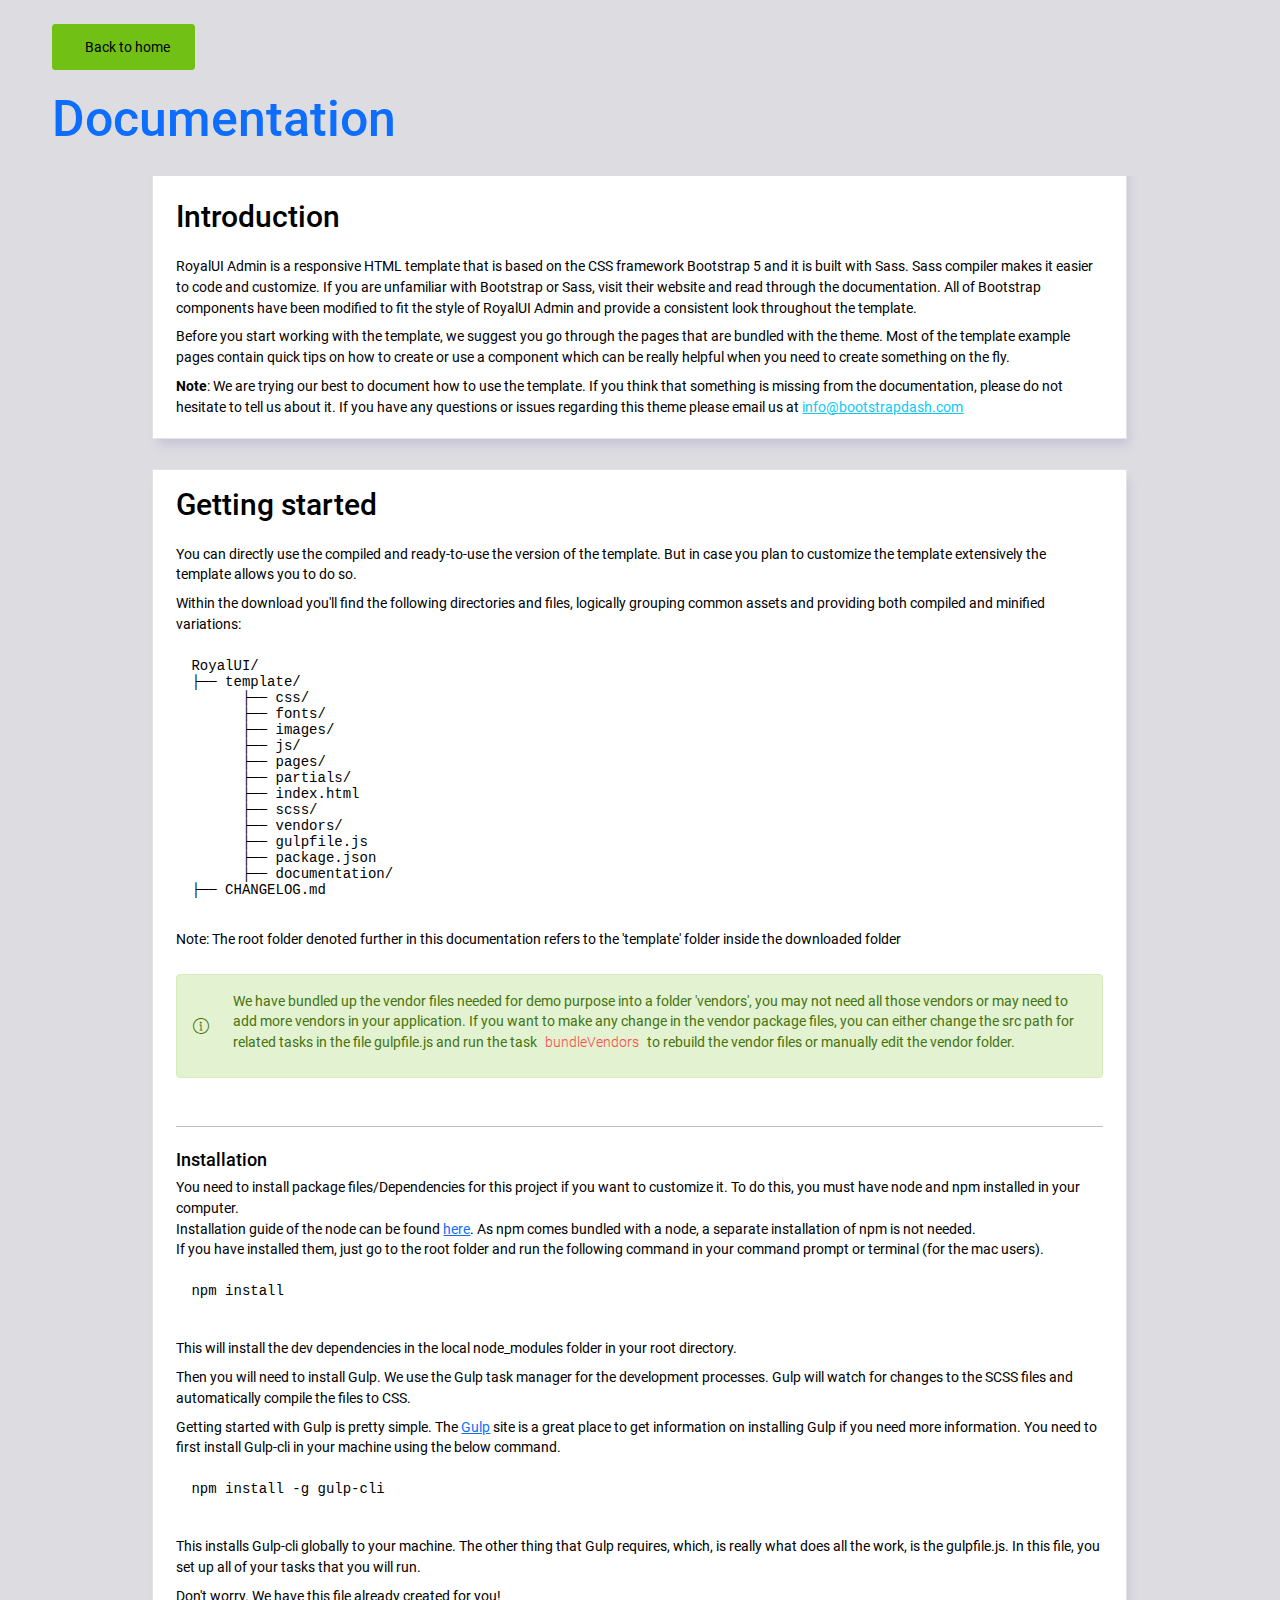
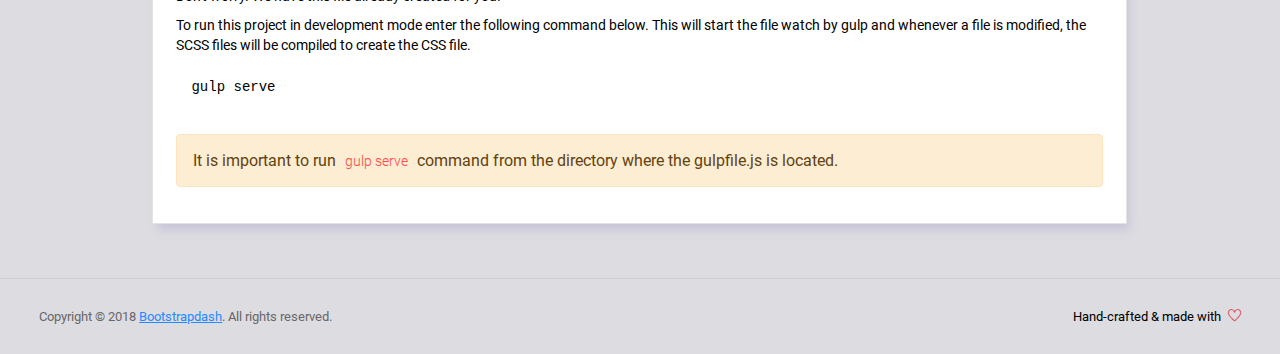
<file: static/admin/documentation/documentation.html>
<!DOCTYPE html>
<html lang="en">

<head>
  <!-- Required meta tags -->
  <meta charset="utf-8">
  <meta name="viewport" content="width=device-width, initial-scale=1, shrink-to-fit=no">
  <title>RoyalUI Admin Dashboard</title>
  <!-- plugins:css -->
  <link rel="stylesheet" href="../vendors/ti-icons/css/themify-icons.css">
  <link rel="stylesheet" href="../vendors/base/vendor.bundle.base.css">
  <!-- endinject -->
  <!-- plugin css for this page -->
  <!-- End plugin css for this page -->
  <!-- inject:css -->
  <link rel="stylesheet" href="../css/style.css">
  <!-- endinject -->
  <link rel="shortcut icon" href="../images/favicon.png" />
</head>

<body>
  <div class="container-scroller">
    <div class="container-fluid page-body-wrapper full-page-wrapper">
      <div class="main-panel w-100  documentation">
        <div class="content-wrapper">
          <div class="container-fluid">
            <div class="row">
              <div class="col-12 doc-header">
                <a class="btn btn-success" href="../index.html"><i class="mdi mdi-home me-2"></i>Back to home</a>
                <h1 class="text-primary mt-4">Documentation</h1>
              </div>
            </div>
            <div class="row doc-content">
              <div class="col-12 col-md-10 offset-md-1">
                <div class="col-12 grid-margin" id="doc-intro">
                    <div class="card">
                        <div class="card-body">
                            <h3 class="mb-4 mt-4">Introduction</h3>
                            <p>RoyalUI Admin is a responsive HTML template that is based on the CSS framework Bootstrap 5 and it is built with Sass. Sass compiler makes it easier to code and customize. If you are unfamiliar with Bootstrap or Sass, visit their
                                website and read through the documentation. All of Bootstrap components have been modified to fit the style of RoyalUI Admin and provide a consistent look throughout the template.</p>
                            <p>Before you start working with the template, we suggest you go through the pages that are bundled with the theme. Most of the template example pages contain quick tips on how to create or use a component which can
                                be really helpful when you need to create something on the fly.</p>
                            <p class="d-inline"><strong>Note</strong>: We are trying our best to document how to use the template. If you think that something is missing from the documentation, please do not hesitate to tell us about it. If you have any questions or issues regarding this theme please email us at <a class="d-inline text-info" href="mailto:info@bootstrapdash.com">info@bootstrapdash.com</a></p>
                        </div>
                    </div>
                </div>
                <div class="col-12 grid-margin" id="doc-started">
                    <div class="card">
                        <div class="card-body">
                            <h3 class="mb-4">Getting started</h3>
                            <p>You can directly use the compiled and ready-to-use the version of the template. But in case you plan to customize the template extensively the template allows you to do so.</p>
                            <p>Within the download you'll find the following directories and files, logically grouping common assets and providing both compiled and minified variations:</p>
                            <pre>
RoyalUI/
├── template/
      ├── css/
      ├── fonts/
      ├── images/
      ├── js/
      ├── pages/
      ├── partials/
      ├── index.html
      ├── scss/
      ├── vendors/
      ├── gulpfile.js
      ├── package.json                           
      ├── documentation/
├── CHANGELOG.md</pre>
                            <p class="mt-1">Note: The root folder denoted further in this documentation refers to the 'template' folder inside the downloaded folder</p>
                            <div class="alert alert-success mt-4 d-flex align-items-center" role="alert">
                              <i class="ti-info-alt me-4"></i>
                              <p>We have bundled up the vendor files needed for demo purpose into a folder 'vendors', you may not need all those vendors or may need to add more vendors in your application. If you want to make any change in the vendor package files, you can either change the src path for related tasks in the file gulpfile.js and run the task <code> bundleVendors </code> to rebuild the vendor files or manually edit the vendor folder.</p>
                            </div>
                            <hr class="mt-5">
                            <h4 class="mt-4">Installation</h4>
                            <p class="mb-0">
                              You need to install package files/Dependencies for this project if you want to customize it. To do this, you must have <span class="font-weight-bold">node and npm</span> installed in your computer.
                            </p>
                            <p class="mb-0">Installation guide of the node can be found <a href="https://nodejs.org/en/">here</a>. As npm comes bundled with a node, a separate installation of npm is not needed.</p>
                            <p>
                                If you have installed them, just go to the root folder and run the following command in your command prompt or terminal (for the mac users).
                            </p>
                            <pre class="shell-mode">
npm install</pre>
                            <p class="mt-4">
                              This will install the dev dependencies in the local <span class="font-weight-bold">node_modules</span> folder in your root directory.
                            </p>
                            <p class="mt-2">
                              Then you will need to install <span class="font-weight-bold">Gulp</span>. We use the Gulp task manager for the development processes. Gulp will watch for changes to the SCSS files and automatically compile the files to CSS.
                            </p>
                            <p>Getting started with Gulp is pretty simple. The <a href="https://gulpjs.com/" target="_blank">Gulp</a> site is a great place to get information on installing Gulp if you need more information. You need to first install Gulp-cli in your machine using the below command.</p>
                            <pre class="shell-mode">
npm install -g gulp-cli</pre>
                            <p class="mt-4">This installs Gulp-cli globally to your machine. The other thing that Gulp requires, which, is really what does all the work, is the gulpfile.js. In this file, you set up all of your tasks that you will run.</p>
                            <p>Don't worry. We have this file already created for you!</p>
                            <p>To run this project in development mode enter the following command below. This will start the file watch by gulp and whenever a file is modified, the SCSS files will be compiled to create the CSS file.</p>
<pre class="shell-mode">
gulp serve</pre>           
                            <div class="alert alert-warning mt-4" role="alert">
                              <i class="ti-info-alt-outline"></i>It is important to run <code>gulp serve</code> command from the directory where the gulpfile.js is located.
                            </div>
                        </div>
                    </div>
                </div>
              </div>
            </div>
          </div>
        </div>
        <!-- partial:../partials/_footer.html -->

        <footer class="footer">
          <div class="d-sm-flex justify-content-center justify-content-sm-between">
            <span class="text-muted text-center text-sm-left d-block d-sm-inline-block">Copyright © 2018 <a href="https://www.bootstrapdash.com/" target="_blank">Bootstrapdash</a>. All rights reserved.</span>
            <span class="float-none float-sm-right d-block mt-1 mt-sm-0 text-center">Hand-crafted & made with <i class="ti-heart text-danger ms-1"></i></span>
          </div>
        </footer>

        <!-- partial -->
      </div>
    </div>
  </div>
<!-- plugins:js -->
<script src="../vendors/base/vendor.bundle.base.js"></script>
<!-- endinject -->
<!-- inject:js -->
<script src="../js/off-canvas.js"></script>
<script src="../js/hoverable-collapse.js"></script>
<script src="../js/template.js"></script>
<script src="../js/todolist.js"></script>
<!-- endinject -->
<!-- Custom js for this page-->
<script src="../js/documentation.js"></script> 
<!-- End custom js for this page-->
</body>

</html>
</file>
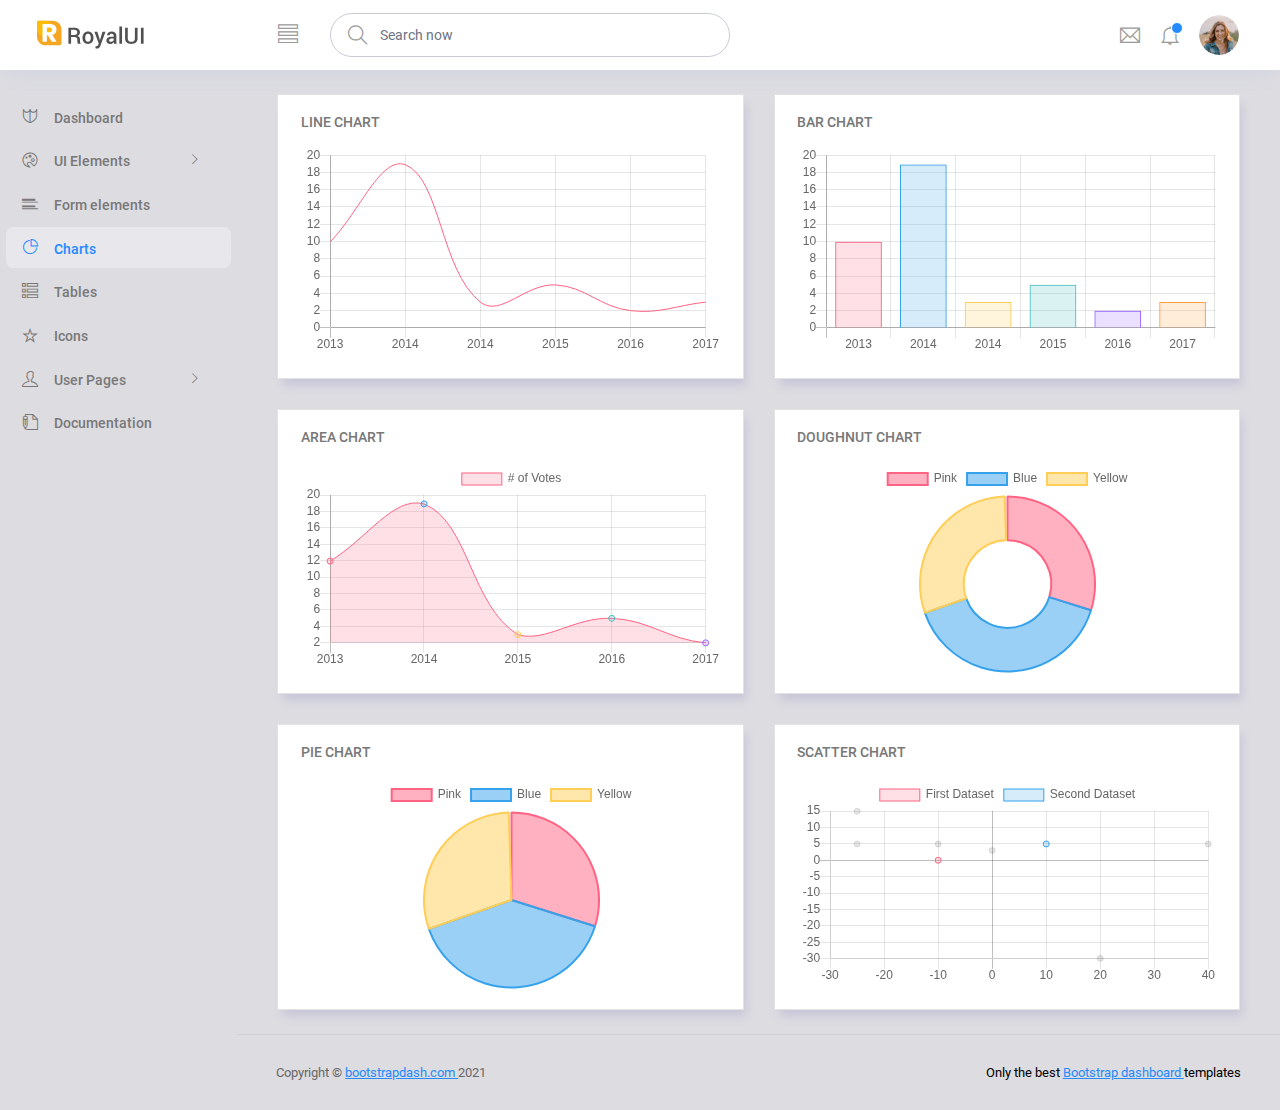
<file: static/admin/pages/charts/chartjs.html>
<!DOCTYPE html>
<html lang="en">

<head>
  <!-- Required meta tags -->
  <meta charset="utf-8">
  <meta name="viewport" content="width=device-width, initial-scale=1, shrink-to-fit=no">
  <title>RoyalUI Admin</title>
  <!-- plugins:css -->
  <link rel="stylesheet" href="../../vendors/ti-icons/css/themify-icons.css">
  <link rel="stylesheet" href="../../vendors/base/vendor.bundle.base.css">
  <!-- endinject -->
  <!-- inject:css -->
  <link rel="stylesheet" href="../../css/style.css">
  <!-- endinject -->
  <link rel="shortcut icon" href="../../images/favicon.png" />
</head>

<body>
  <div class="container-scroller">
    <!-- partial:../../partials/_navbar.html -->
    <nav class="navbar col-lg-12 col-12 p-0 fixed-top d-flex flex-row">
      <div class="text-center navbar-brand-wrapper d-flex align-items-center justify-content-center">
        <a class="navbar-brand brand-logo me-5" href="../../index.html"><img src="../../images/logo.svg" class="me-2" alt="logo"/></a>
        <a class="navbar-brand brand-logo-mini" href="../../index.html"><img src="../../images/logo-mini.svg" alt="logo"/></a>
      </div>
      <div class="navbar-menu-wrapper d-flex align-items-center justify-content-end">
        <button class="navbar-toggler navbar-toggler align-self-center" type="button" data-toggle="minimize">
          <span class="ti-view-list"></span>
        </button>
        <ul class="navbar-nav mr-lg-2">
          <li class="nav-item nav-search d-none d-lg-block">
            <div class="input-group">
              <div class="input-group-prepend hover-cursor" id="navbar-search-icon">
                <span class="input-group-text" id="search">
                  <i class="ti-search"></i>
                </span>
              </div>
              <input type="text" class="form-control" id="navbar-search-input" placeholder="Search now" aria-label="search" aria-describedby="search">
            </div>
          </li>
        </ul>
        <ul class="navbar-nav navbar-nav-right">
          <li class="nav-item dropdown me-1">
            <a class="nav-link count-indicator dropdown-toggle d-flex justify-content-center align-items-center" id="messageDropdown" href="#" data-bs-toggle="dropdown">
              <i class="ti-email mx-0"></i>
            </a>
            <div class="dropdown-menu dropdown-menu-right navbar-dropdown" aria-labelledby="messageDropdown">
              <p class="mb-0 font-weight-normal float-left dropdown-header">Messages</p>
              <a class="dropdown-item">
                <div class="item-thumbnail">
                    <img src="../../images/faces/face4.jpg" alt="image" class="profile-pic">
                </div>
                <div class="item-content flex-grow">
                  <h6 class="ellipsis font-weight-normal">David Grey
                  </h6>
                  <p class="font-weight-light small-text text-muted mb-0">
                    The meeting is cancelled
                  </p>
                </div>
              </a>
              <a class="dropdown-item">
                <div class="item-thumbnail">
                    <img src="../../images/faces/face2.jpg" alt="image" class="profile-pic">
                </div>
                <div class="item-content flex-grow">
                  <h6 class="ellipsis font-weight-normal">Tim Cook
                  </h6>
                  <p class="font-weight-light small-text text-muted mb-0">
                    New product launch
                  </p>
                </div>
              </a>
              <a class="dropdown-item">
                <div class="item-thumbnail">
                    <img src="../../images/faces/face3.jpg" alt="image" class="profile-pic">
                </div>
                <div class="item-content flex-grow">
                  <h6 class="ellipsis font-weight-normal"> Johnson
                  </h6>
                  <p class="font-weight-light small-text text-muted mb-0">
                    Upcoming board meeting
                  </p>
                </div>
              </a>
            </div>
          </li>
          <li class="nav-item dropdown">
            <a class="nav-link count-indicator dropdown-toggle" id="notificationDropdown" href="#" data-bs-toggle="dropdown">
              <i class="ti-bell mx-0"></i>
              <span class="count"></span>
            </a>
            <div class="dropdown-menu dropdown-menu-right navbar-dropdown" aria-labelledby="notificationDropdown">
              <p class="mb-0 font-weight-normal float-left dropdown-header">Notifications</p>
              <a class="dropdown-item">
                <div class="item-thumbnail">
                  <div class="item-icon bg-success">
                    <i class="ti-info-alt mx-0"></i>
                  </div>
                </div>
                <div class="item-content">
                  <h6 class="font-weight-normal">Application Error</h6>
                  <p class="font-weight-light small-text mb-0 text-muted">
                    Just now
                  </p>
                </div>
              </a>
              <a class="dropdown-item">
                <div class="item-thumbnail">
                  <div class="item-icon bg-warning">
                    <i class="ti-settings mx-0"></i>
                  </div>
                </div>
                <div class="item-content">
                  <h6 class="font-weight-normal">Settings</h6>
                  <p class="font-weight-light small-text mb-0 text-muted">
                    Private message
                  </p>
                </div>
              </a>
              <a class="dropdown-item">
                <div class="item-thumbnail">
                  <div class="item-icon bg-info">
                    <i class="ti-user mx-0"></i>
                  </div>
                </div>
                <div class="item-content">
                  <h6 class="font-weight-normal">New user registration</h6>
                  <p class="font-weight-light small-text mb-0 text-muted">
                    2 days ago
                  </p>
                </div>
              </a>
            </div>
          </li>
          <li class="nav-item nav-profile dropdown">
            <a class="nav-link dropdown-toggle" href="#" data-bs-toggle="dropdown" id="profileDropdown">
              <img src="../../images/faces/face28.jpg" alt="profile"/>
            </a>
            <div class="dropdown-menu dropdown-menu-right navbar-dropdown" aria-labelledby="profileDropdown">
              <a class="dropdown-item">
                <i class="ti-settings text-primary"></i>
                Settings
              </a>
              <a class="dropdown-item">
                <i class="ti-power-off text-primary"></i>
                Logout
              </a>
            </div>
          </li>
        </ul>
        <button class="navbar-toggler navbar-toggler-right d-lg-none align-self-center" type="button" data-toggle="offcanvas">
          <span class="ti-view-list"></span>
        </button>
      </div>
    </nav>
    <!-- partial -->
    <div class="container-fluid page-body-wrapper">
      <!-- partial:../../partials/_sidebar.html -->
      <nav class="sidebar sidebar-offcanvas" id="sidebar">
        <ul class="nav">
          <li class="nav-item">
            <a class="nav-link" href="../../index.html">
              <i class="ti-shield menu-icon"></i>
              <span class="menu-title">Dashboard</span>
            </a>
          </li>
          <li class="nav-item">
            <a class="nav-link" data-bs-toggle="collapse" href="#ui-basic" aria-expanded="false" aria-controls="ui-basic">
              <i class="ti-palette menu-icon"></i>
              <span class="menu-title">UI Elements</span>
              <i class="menu-arrow"></i>
            </a>
            <div class="collapse" id="ui-basic">
              <ul class="nav flex-column sub-menu">
                <li class="nav-item"> <a class="nav-link" href="../../pages/ui-features/buttons.html">Buttons</a></li>
                <li class="nav-item"> <a class="nav-link" href="../../pages/ui-features/typography.html">Typography</a></li>
              </ul>
            </div>
          </li>
          <li class="nav-item">
            <a class="nav-link" href="../../pages/forms/basic_elements.html">
              <i class="ti-layout-list-post menu-icon"></i>
              <span class="menu-title">Form elements</span>
            </a>
          </li>
          <li class="nav-item">
            <a class="nav-link" href="../../pages/charts/chartjs.html">
              <i class="ti-pie-chart menu-icon"></i>
              <span class="menu-title">Charts</span>
            </a>
          </li>
          <li class="nav-item">
            <a class="nav-link" href="../../pages/tables/basic-table.html">
              <i class="ti-view-list-alt menu-icon"></i>
              <span class="menu-title">Tables</span>
            </a>
          </li>
          <li class="nav-item">
            <a class="nav-link" href="../../pages/icons/themify.html">
              <i class="ti-star menu-icon"></i>
              <span class="menu-title">Icons</span>
            </a>
          </li>
          <li class="nav-item">
            <a class="nav-link" data-bs-toggle="collapse" href="#auth" aria-expanded="false" aria-controls="auth">
              <i class="ti-user menu-icon"></i>
              <span class="menu-title">User Pages</span>
              <i class="menu-arrow"></i>
            </a>
            <div class="collapse" id="auth">
              <ul class="nav flex-column sub-menu">
                <li class="nav-item"> <a class="nav-link" href="../../pages/samples/login.html"> Login </a></li>
                <li class="nav-item"> <a class="nav-link" href="../../pages/samples/login-2.html"> Login 2 </a></li>
                <li class="nav-item"> <a class="nav-link" href="../../pages/samples/register.html"> Register </a></li>
                <li class="nav-item"> <a class="nav-link" href="../../pages/samples/register-2.html"> Register 2 </a></li>
                <li class="nav-item"> <a class="nav-link" href="../../pages/samples/lock-screen.html"> Lockscreen </a></li>
              </ul>
            </div>
          </li>
          <li class="nav-item">
            <a class="nav-link" href="../../documentation/documentation.html">
              <i class="ti-write menu-icon"></i>
              <span class="menu-title">Documentation</span>
            </a>
          </li>
        </ul>
      </nav>
      <!-- partial -->
      <div class="main-panel">
        <div class="content-wrapper">
          <div class="row">
            <div class="col-lg-6 grid-margin stretch-card">
              <div class="card">
                <div class="card-body">
                  <h4 class="card-title">Line chart</h4>
                  <canvas id="lineChart"></canvas>
                </div>
              </div>
            </div>
            <div class="col-lg-6 grid-margin stretch-card">
              <div class="card">
                <div class="card-body">
                  <h4 class="card-title">Bar chart</h4>
                  <canvas id="barChart"></canvas>
                </div>
              </div>
            </div>
          </div>
          <div class="row">
            <div class="col-lg-6 grid-margin stretch-card">
              <div class="card">
                <div class="card-body">
                  <h4 class="card-title">Area chart</h4>
                  <canvas id="areaChart"></canvas>
                </div>
              </div>
            </div>
            <div class="col-lg-6 grid-margin stretch-card">
              <div class="card">
                <div class="card-body">
                  <h4 class="card-title">Doughnut chart</h4>
                  <canvas id="doughnutChart"></canvas>
                </div>
              </div>
            </div>
          </div>
          <div class="row">
            <div class="col-lg-6 grid-margin grid-margin-lg-0 stretch-card">
              <div class="card">
                <div class="card-body">
                  <h4 class="card-title">Pie chart</h4>
                  <canvas id="pieChart"></canvas>
                </div>
              </div>
            </div>
            <div class="col-lg-6 grid-margin grid-margin-lg-0 stretch-card">
              <div class="card">
                <div class="card-body">
                  <h4 class="card-title">Scatter chart</h4>
                  <canvas id="scatterChart"></canvas>
                </div>
              </div>
            </div>
          </div>
        </div>
        <!-- content-wrapper ends -->
        <!-- partial:../../partials/_footer.html -->
        <footer class="footer">
          <div class="d-sm-flex justify-content-center justify-content-sm-between">
            <span class="text-muted text-center text-sm-left d-block d-sm-inline-block">Copyright © <a href="https://www.bootstrapdash.com/" target="_blank">bootstrapdash.com </a>2021</span>
            <span class="float-none float-sm-right d-block mt-1 mt-sm-0 text-center">Only the best <a href="https://www.bootstrapdash.com/" target="_blank"> Bootstrap dashboard </a> templates</span>
          </div>
        </footer>
        <!-- partial -->
      </div>
      <!-- main-panel ends -->
    </div>
    <!-- page-body-wrapper ends -->
  </div>
  <!-- container-scroller -->
  <!-- plugins:js -->
  <script src="../../vendors/base/vendor.bundle.base.js"></script>
  <!-- endinject -->
  <!-- Plugin js for this page-->
  <script src="../../vendors/chart.js/Chart.min.js"></script>
  <!-- End plugin js for this page-->
  <!-- inject:js -->
  <script src="../../js/off-canvas.js"></script>
  <script src="../../js/hoverable-collapse.js"></script>
  <script src="../../js/template.js"></script>
  <script src="../../js/todolist.js"></script>
  <!-- endinject -->
  <!-- Custom js for this page-->
  <script src="../../js/chart.js"></script>
  <!-- End custom js for this page-->
</body>

</html>
</file>
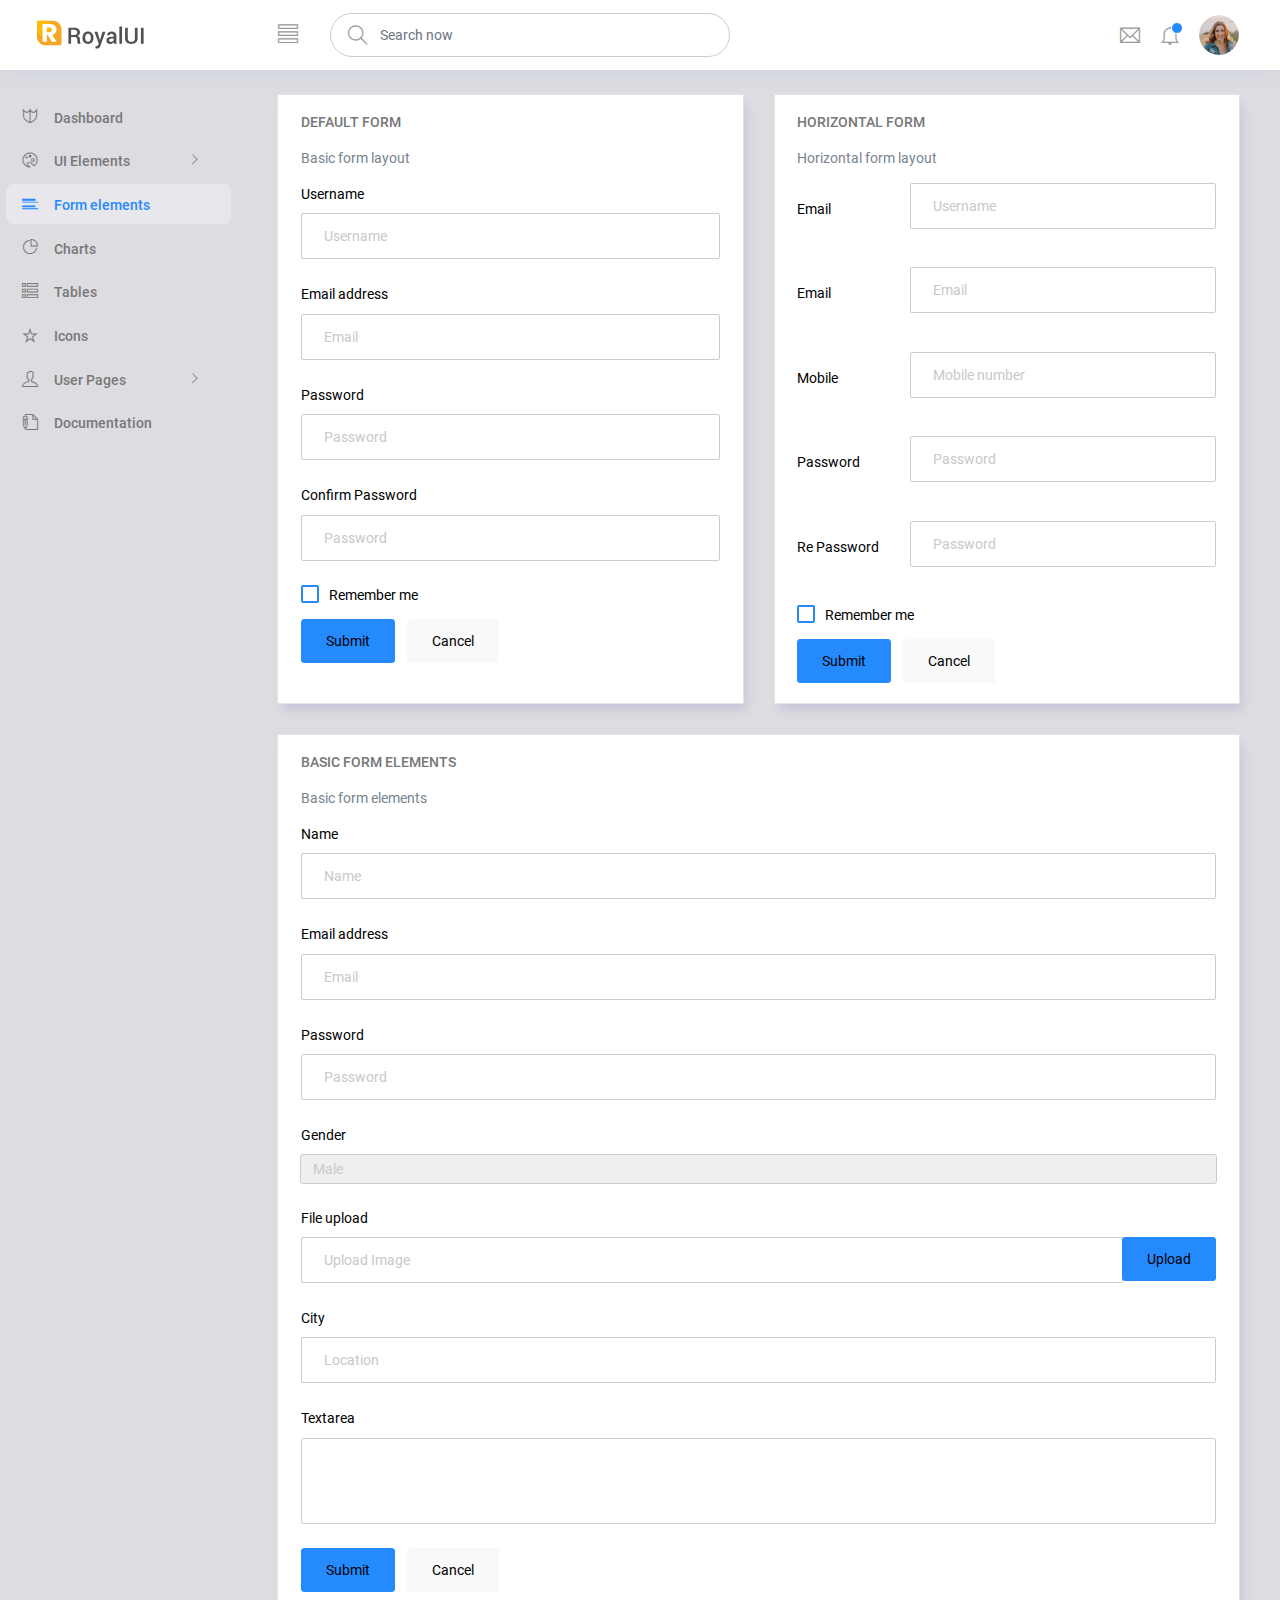
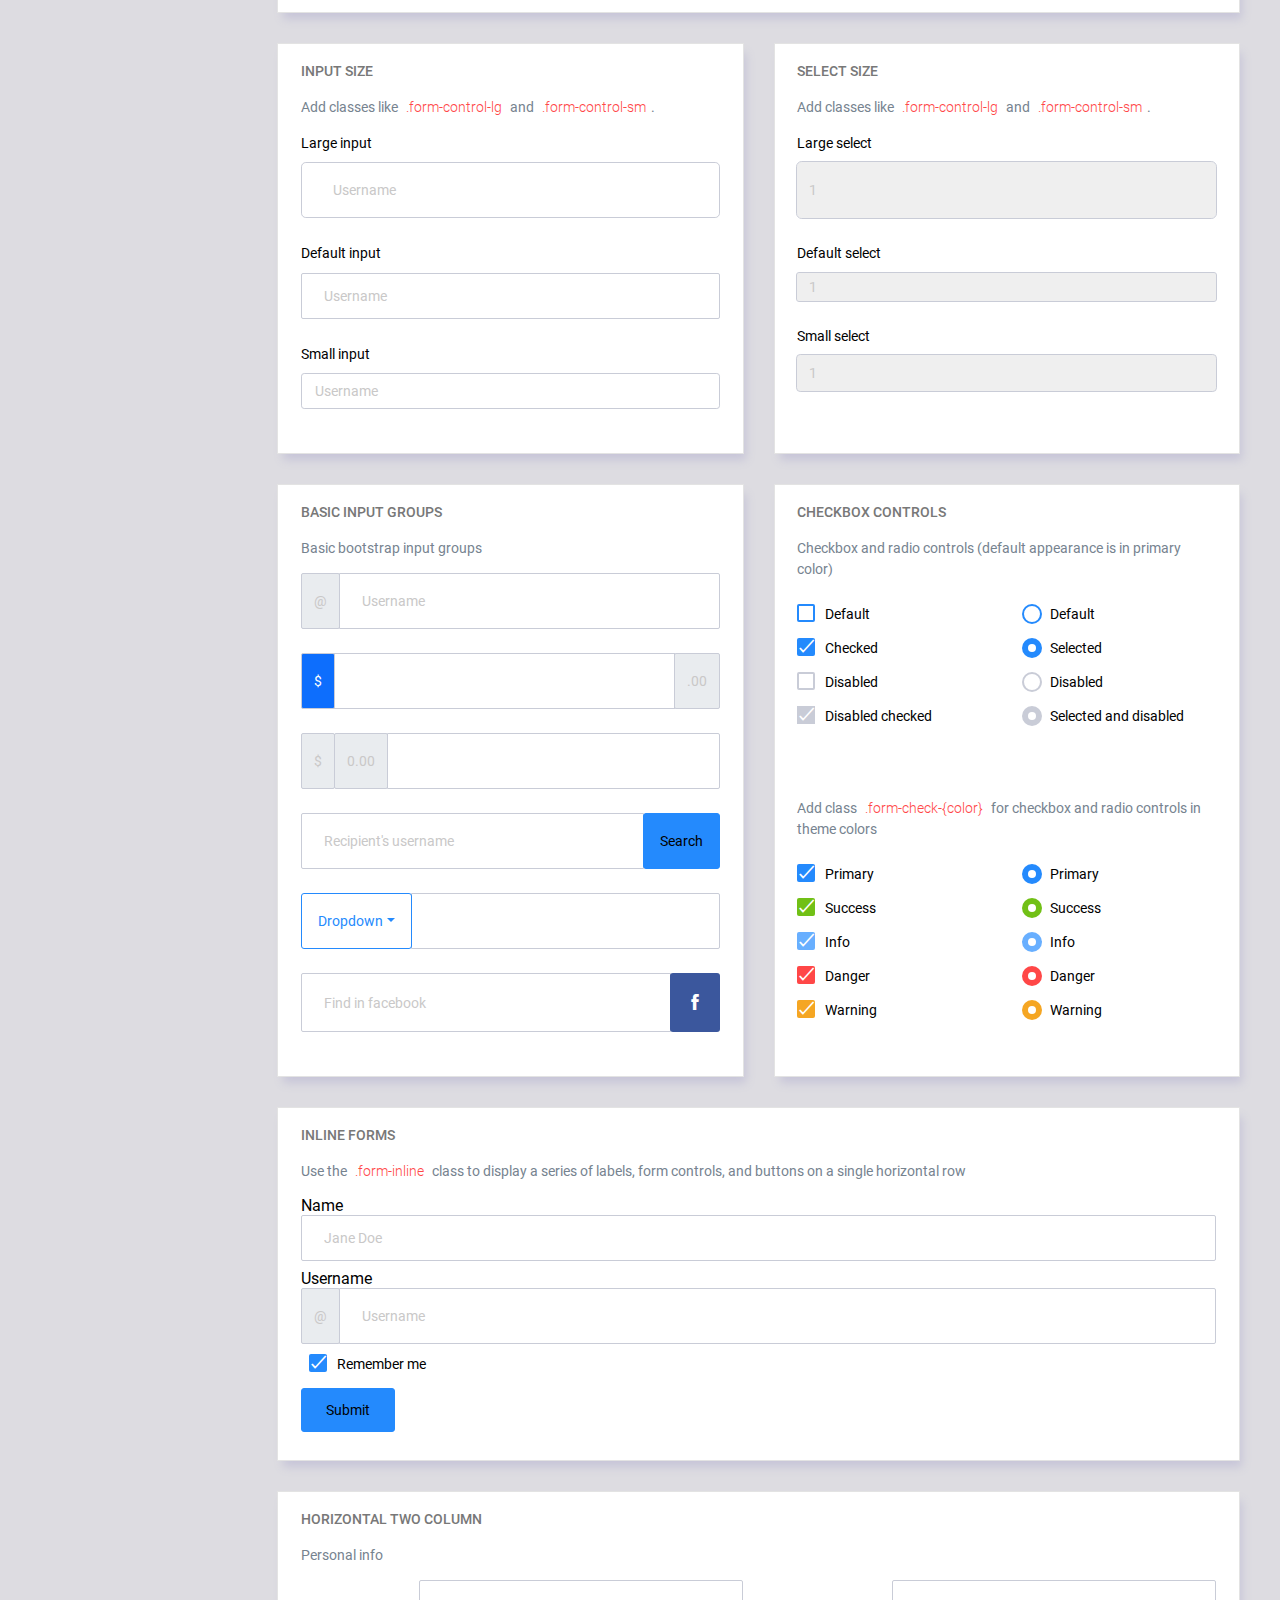
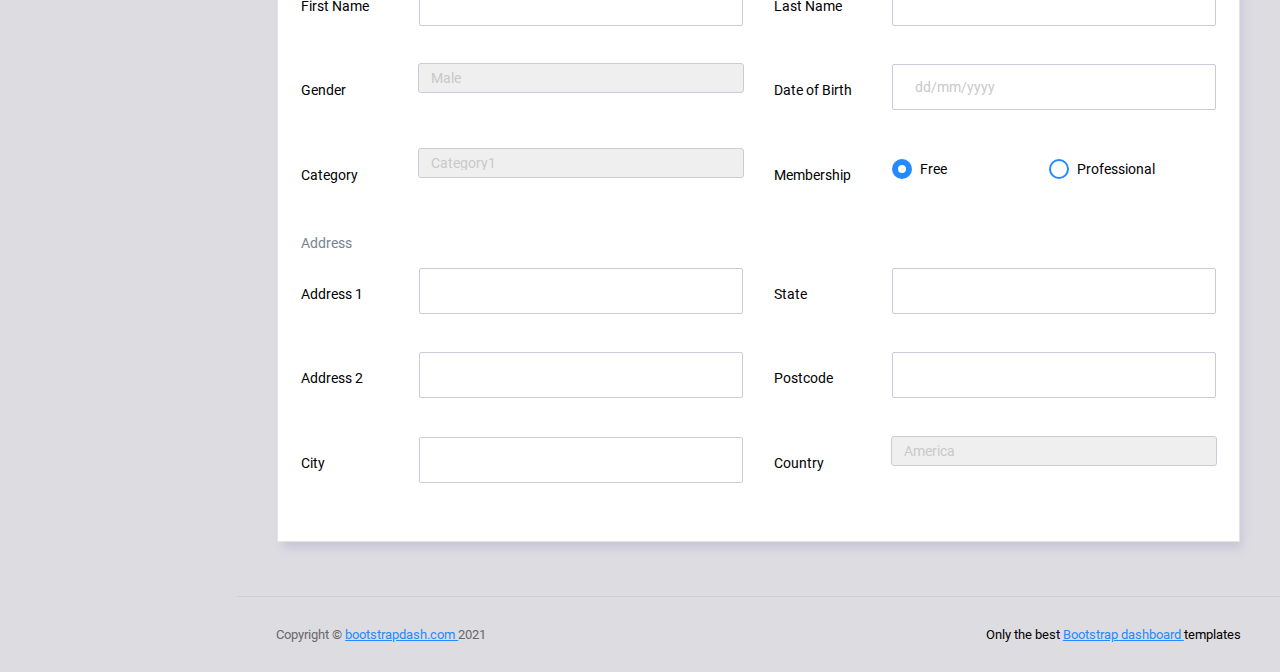
<file: static/admin/pages/forms/basic_elements.html>
<!DOCTYPE html>
<html lang="en">

<head>
  <!-- Required meta tags -->
  <meta charset="utf-8">
  <meta name="viewport" content="width=device-width, initial-scale=1, shrink-to-fit=no">
  <title>RoyalUI Admin</title>
  <!-- plugins:css -->
  <link rel="stylesheet" href="../../vendors/ti-icons/css/themify-icons.css">
  <link rel="stylesheet" href="../../vendors/base/vendor.bundle.base.css">
  <!-- endinject -->
  <!-- plugin css for this page -->
  <!-- End plugin css for this page -->
  <!-- inject:css -->
  <link rel="stylesheet" href="../../css/style.css">
  <!-- endinject -->
  <link rel="shortcut icon" href="../../images/favicon.png" />
</head>

<body>
  <div class="container-scroller">
    <!-- partial:../../partials/_navbar.html -->
    <nav class="navbar col-lg-12 col-12 p-0 fixed-top d-flex flex-row">
      <div class="text-center navbar-brand-wrapper d-flex align-items-center justify-content-center">
        <a class="navbar-brand brand-logo me-5" href="../../index.html"><img src="../../images/logo.svg" class="me-2" alt="logo"/></a>
        <a class="navbar-brand brand-logo-mini" href="../../index.html"><img src="../../images/logo-mini.svg" alt="logo"/></a>
      </div>
      <div class="navbar-menu-wrapper d-flex align-items-center justify-content-end">
        <button class="navbar-toggler navbar-toggler align-self-center" type="button" data-toggle="minimize">
          <span class="ti-view-list"></span>
        </button>
        <ul class="navbar-nav mr-lg-2">
          <li class="nav-item nav-search d-none d-lg-block">
            <div class="input-group">
              <div class="input-group-prepend hover-cursor" id="navbar-search-icon">
                <span class="input-group-text" id="search">
                  <i class="ti-search"></i>
                </span>
              </div>
              <input type="text" class="form-control" id="navbar-search-input" placeholder="Search now" aria-label="search" aria-describedby="search">
            </div>
          </li>
        </ul>
        <ul class="navbar-nav navbar-nav-right">
          <li class="nav-item dropdown me-1">
            <a class="nav-link count-indicator dropdown-toggle d-flex justify-content-center align-items-center" id="messageDropdown" href="#" data-bs-toggle="dropdown">
              <i class="ti-email mx-0"></i>
            </a>
            <div class="dropdown-menu dropdown-menu-right navbar-dropdown" aria-labelledby="messageDropdown">
              <p class="mb-0 font-weight-normal float-left dropdown-header">Messages</p>
              <a class="dropdown-item">
                <div class="item-thumbnail">
                    <img src="../../images/faces/face4.jpg" alt="image" class="profile-pic">
                </div>
                <div class="item-content flex-grow">
                  <h6 class="ellipsis font-weight-normal">David Grey
                  </h6>
                  <p class="font-weight-light small-text text-muted mb-0">
                    The meeting is cancelled
                  </p>
                </div>
              </a>
              <a class="dropdown-item">
                <div class="item-thumbnail">
                    <img src="../../images/faces/face2.jpg" alt="image" class="profile-pic">
                </div>
                <div class="item-content flex-grow">
                  <h6 class="ellipsis font-weight-normal">Tim Cook
                  </h6>
                  <p class="font-weight-light small-text text-muted mb-0">
                    New product launch
                  </p>
                </div>
              </a>
              <a class="dropdown-item">
                <div class="item-thumbnail">
                    <img src="../../images/faces/face3.jpg" alt="image" class="profile-pic">
                </div>
                <div class="item-content flex-grow">
                  <h6 class="ellipsis font-weight-normal"> Johnson
                  </h6>
                  <p class="font-weight-light small-text text-muted mb-0">
                    Upcoming board meeting
                  </p>
                </div>
              </a>
            </div>
          </li>
          <li class="nav-item dropdown">
            <a class="nav-link count-indicator dropdown-toggle" id="notificationDropdown" href="#" data-bs-toggle="dropdown">
              <i class="ti-bell mx-0"></i>
              <span class="count"></span>
            </a>
            <div class="dropdown-menu dropdown-menu-right navbar-dropdown" aria-labelledby="notificationDropdown">
              <p class="mb-0 font-weight-normal float-left dropdown-header">Notifications</p>
              <a class="dropdown-item">
                <div class="item-thumbnail">
                  <div class="item-icon bg-success">
                    <i class="ti-info-alt mx-0"></i>
                  </div>
                </div>
                <div class="item-content">
                  <h6 class="font-weight-normal">Application Error</h6>
                  <p class="font-weight-light small-text mb-0 text-muted">
                    Just now
                  </p>
                </div>
              </a>
              <a class="dropdown-item">
                <div class="item-thumbnail">
                  <div class="item-icon bg-warning">
                    <i class="ti-settings mx-0"></i>
                  </div>
                </div>
                <div class="item-content">
                  <h6 class="font-weight-normal">Settings</h6>
                  <p class="font-weight-light small-text mb-0 text-muted">
                    Private message
                  </p>
                </div>
              </a>
              <a class="dropdown-item">
                <div class="item-thumbnail">
                  <div class="item-icon bg-info">
                    <i class="ti-user mx-0"></i>
                  </div>
                </div>
                <div class="item-content">
                  <h6 class="font-weight-normal">New user registration</h6>
                  <p class="font-weight-light small-text mb-0 text-muted">
                    2 days ago
                  </p>
                </div>
              </a>
            </div>
          </li>
          <li class="nav-item nav-profile dropdown">
            <a class="nav-link dropdown-toggle" href="#" data-bs-toggle="dropdown" id="profileDropdown">
              <img src="../../images/faces/face28.jpg" alt="profile"/>
            </a>
            <div class="dropdown-menu dropdown-menu-right navbar-dropdown" aria-labelledby="profileDropdown">
              <a class="dropdown-item">
                <i class="ti-settings text-primary"></i>
                Settings
              </a>
              <a class="dropdown-item">
                <i class="ti-power-off text-primary"></i>
                Logout
              </a>
            </div>
          </li>
        </ul>
        <button class="navbar-toggler navbar-toggler-right d-lg-none align-self-center" type="button" data-toggle="offcanvas">
          <span class="ti-view-list"></span>
        </button>
      </div>
    </nav>
    <!-- partial -->
    <div class="container-fluid page-body-wrapper">
      <!-- partial:../../partials/_sidebar.html -->
      <nav class="sidebar sidebar-offcanvas" id="sidebar">
        <ul class="nav">
          <li class="nav-item">
            <a class="nav-link" href="../../index.html">
              <i class="ti-shield menu-icon"></i>
              <span class="menu-title">Dashboard</span>
            </a>
          </li>
          <li class="nav-item">
            <a class="nav-link" data-bs-toggle="collapse" href="#ui-basic" aria-expanded="false" aria-controls="ui-basic">
              <i class="ti-palette menu-icon"></i>
              <span class="menu-title">UI Elements</span>
              <i class="menu-arrow"></i>
            </a>
            <div class="collapse" id="ui-basic">
              <ul class="nav flex-column sub-menu">
                <li class="nav-item"> <a class="nav-link" href="../../pages/ui-features/buttons.html">Buttons</a></li>
                <li class="nav-item"> <a class="nav-link" href="../../pages/ui-features/typography.html">Typography</a></li>
              </ul>
            </div>
          </li>
          <li class="nav-item">
            <a class="nav-link" href="../../pages/forms/basic_elements.html">
              <i class="ti-layout-list-post menu-icon"></i>
              <span class="menu-title">Form elements</span>
            </a>
          </li>
          <li class="nav-item">
            <a class="nav-link" href="../../pages/charts/chartjs.html">
              <i class="ti-pie-chart menu-icon"></i>
              <span class="menu-title">Charts</span>
            </a>
          </li>
          <li class="nav-item">
            <a class="nav-link" href="../../pages/tables/basic-table.html">
              <i class="ti-view-list-alt menu-icon"></i>
              <span class="menu-title">Tables</span>
            </a>
          </li>
          <li class="nav-item">
            <a class="nav-link" href="../../pages/icons/themify.html">
              <i class="ti-star menu-icon"></i>
              <span class="menu-title">Icons</span>
            </a>
          </li>
          <li class="nav-item">
            <a class="nav-link" data-bs-toggle="collapse" href="#auth" aria-expanded="false" aria-controls="auth">
              <i class="ti-user menu-icon"></i>
              <span class="menu-title">User Pages</span>
              <i class="menu-arrow"></i>
            </a>
            <div class="collapse" id="auth">
              <ul class="nav flex-column sub-menu">
                <li class="nav-item"> <a class="nav-link" href="../../pages/samples/login.html"> Login </a></li>
                <li class="nav-item"> <a class="nav-link" href="../../pages/samples/login-2.html"> Login 2 </a></li>
                <li class="nav-item"> <a class="nav-link" href="../../pages/samples/register.html"> Register </a></li>
                <li class="nav-item"> <a class="nav-link" href="../../pages/samples/register-2.html"> Register 2 </a></li>
                <li class="nav-item"> <a class="nav-link" href="../../pages/samples/lock-screen.html"> Lockscreen </a></li>
              </ul>
            </div>
          </li>
          <li class="nav-item">
            <a class="nav-link" href="../../documentation/documentation.html">
              <i class="ti-write menu-icon"></i>
              <span class="menu-title">Documentation</span>
            </a>
          </li>
        </ul>
      </nav>
      <!-- partial -->
      <div class="main-panel">        
        <div class="content-wrapper">
          <div class="row">
            <div class="col-md-6 grid-margin stretch-card">
              <div class="card">
                <div class="card-body">
                  <h4 class="card-title">Default form</h4>
                  <p class="card-description">
                    Basic form layout
                  </p>
                  <form class="forms-sample">
                    <div class="form-group">
                      <label for="exampleInputUsername1">Username</label>
                      <input type="text" class="form-control" id="exampleInputUsername1" placeholder="Username">
                    </div>
                    <div class="form-group">
                      <label for="exampleInputEmail1">Email address</label>
                      <input type="email" class="form-control" id="exampleInputEmail1" placeholder="Email">
                    </div>
                    <div class="form-group">
                      <label for="exampleInputPassword1">Password</label>
                      <input type="password" class="form-control" id="exampleInputPassword1" placeholder="Password">
                    </div>
                    <div class="form-group">
                      <label for="exampleInputConfirmPassword1">Confirm Password</label>
                      <input type="password" class="form-control" id="exampleInputConfirmPassword1" placeholder="Password">
                    </div>
                    <div class="form-check form-check-flat form-check-primary">
                      <label class="form-check-label">
                        <input type="checkbox" class="form-check-input">
                        Remember me
                      </label>
                    </div>
                    <button type="submit" class="btn btn-primary me-2">Submit</button>
                    <button class="btn btn-light">Cancel</button>
                  </form>
                </div>
              </div>
            </div>
            <div class="col-md-6 grid-margin stretch-card">
              <div class="card">
                <div class="card-body">
                  <h4 class="card-title">Horizontal Form</h4>
                  <p class="card-description">
                    Horizontal form layout
                  </p>
                  <form class="forms-sample">
                    <div class="form-group row">
                      <label for="exampleInputUsername2" class="col-sm-3 col-form-label">Email</label>
                      <div class="col-sm-9">
                        <input type="text" class="form-control" id="exampleInputUsername2" placeholder="Username">
                      </div>
                    </div>
                    <div class="form-group row">
                      <label for="exampleInputEmail2" class="col-sm-3 col-form-label">Email</label>
                      <div class="col-sm-9">
                        <input type="email" class="form-control" id="exampleInputEmail2" placeholder="Email">
                      </div>
                    </div>
                    <div class="form-group row">
                      <label for="exampleInputMobile" class="col-sm-3 col-form-label">Mobile</label>
                      <div class="col-sm-9">
                        <input type="text" class="form-control" id="exampleInputMobile" placeholder="Mobile number">
                      </div>
                    </div>
                    <div class="form-group row">
                      <label for="exampleInputPassword2" class="col-sm-3 col-form-label">Password</label>
                      <div class="col-sm-9">
                        <input type="password" class="form-control" id="exampleInputPassword2" placeholder="Password">
                      </div>
                    </div>
                    <div class="form-group row">
                      <label for="exampleInputConfirmPassword2" class="col-sm-3 col-form-label">Re Password</label>
                      <div class="col-sm-9">
                        <input type="password" class="form-control" id="exampleInputConfirmPassword2" placeholder="Password">
                      </div>
                    </div>
                    <div class="form-check form-check-flat form-check-primary">
                      <label class="form-check-label">
                        <input type="checkbox" class="form-check-input">
                        Remember me
                      </label>
                    </div>
                    <button type="submit" class="btn btn-primary me-2">Submit</button>
                    <button class="btn btn-light">Cancel</button>
                  </form>
                </div>
              </div>
            </div>
            <div class="col-12 grid-margin stretch-card">
              <div class="card">
                <div class="card-body">
                  <h4 class="card-title">Basic form elements</h4>
                  <p class="card-description">
                    Basic form elements
                  </p>
                  <form class="forms-sample">
                    <div class="form-group">
                      <label for="exampleInputName1">Name</label>
                      <input type="text" class="form-control" id="exampleInputName1" placeholder="Name">
                    </div>
                    <div class="form-group">
                      <label for="exampleInputEmail3">Email address</label>
                      <input type="email" class="form-control" id="exampleInputEmail3" placeholder="Email">
                    </div>
                    <div class="form-group">
                      <label for="exampleInputPassword4">Password</label>
                      <input type="password" class="form-control" id="exampleInputPassword4" placeholder="Password">
                    </div>
                    <div class="form-group">
                      <label for="exampleSelectGender">Gender</label>
                        <select class="form-control" id="exampleSelectGender">
                          <option>Male</option>
                          <option>Female</option>
                        </select>
                      </div>
                    <div class="form-group">
                      <label>File upload</label>
                      <input type="file" name="img[]" class="file-upload-default">
                      <div class="input-group col-xs-12">
                        <input type="text" class="form-control file-upload-info" disabled placeholder="Upload Image">
                        <span class="input-group-append">
                          <button class="file-upload-browse btn btn-primary" type="button">Upload</button>
                        </span>
                      </div>
                    </div>
                    <div class="form-group">
                      <label for="exampleInputCity1">City</label>
                      <input type="text" class="form-control" id="exampleInputCity1" placeholder="Location">
                    </div>
                    <div class="form-group">
                      <label for="exampleTextarea1">Textarea</label>
                      <textarea class="form-control" id="exampleTextarea1" rows="4"></textarea>
                    </div>
                    <button type="submit" class="btn btn-primary me-2">Submit</button>
                    <button class="btn btn-light">Cancel</button>
                  </form>
                </div>
              </div>
            </div>
            <div class="col-md-6 grid-margin stretch-card">
              <div class="card">
                <div class="card-body">
                  <h4 class="card-title">Input size</h4>
                  <p class="card-description">
                    Add classes like <code>.form-control-lg</code> and <code>.form-control-sm</code>.
                  </p>
                  <div class="form-group">
                    <label>Large input</label>
                    <input type="text" class="form-control form-control-lg" placeholder="Username" aria-label="Username">
                  </div>
                  <div class="form-group">
                    <label>Default input</label>
                    <input type="text" class="form-control" placeholder="Username" aria-label="Username">
                  </div>
                  <div class="form-group">
                    <label>Small input</label>
                    <input type="text" class="form-control form-control-sm" placeholder="Username" aria-label="Username">
                  </div>
                </div>
              </div>
            </div>
            <div class="col-md-6 grid-margin stretch-card">
              <div class="card">
                <div class="card-body">
                  <h4 class="card-title">Select size</h4>
                  <p class="card-description">
                    Add classes like <code>.form-control-lg</code> and <code>.form-control-sm</code>.                    
                  </p>
                  <div class="form-group">
                    <label for="exampleFormControlSelect1">Large select</label>
                    <select class="form-control form-control-lg" id="exampleFormControlSelect1">
                      <option>1</option>
                      <option>2</option>
                      <option>3</option>
                      <option>4</option>
                      <option>5</option>
                    </select>
                  </div>
                  <div class="form-group">
                    <label for="exampleFormControlSelect2">Default select</label>
                    <select class="form-control" id="exampleFormControlSelect2">
                      <option>1</option>
                      <option>2</option>
                      <option>3</option>
                      <option>4</option>
                      <option>5</option>
                    </select>
                  </div>
                  <div class="form-group">
                    <label for="exampleFormControlSelect3">Small select</label>
                    <select class="form-control form-control-sm" id="exampleFormControlSelect3">
                      <option>1</option>
                      <option>2</option>
                      <option>3</option>
                      <option>4</option>
                      <option>5</option>
                    </select>
                  </div>
                </div>
              </div>
            </div>
            <div class="col-md-6 grid-margin stretch-card">
              <div class="card">
                <div class="card-body">
                  <h4 class="card-title">Basic input groups</h4>
                  <p class="card-description">
                    Basic bootstrap input groups
                  </p>
                  <div class="form-group">
                    <div class="input-group">
                      <div class="input-group-prepend">
                        <span class="input-group-text">@</span>
                      </div>
                      <input type="text" class="form-control" placeholder="Username" aria-label="Username">
                    </div>
                  </div>
                  <div class="form-group">
                    <div class="input-group">
                      <div class="input-group-prepend">
                        <span class="input-group-text bg-primary text-white">$</span>
                      </div>
                      <input type="text" class="form-control" aria-label="Amount (to the nearest dollar)">
                      <div class="input-group-append">
                        <span class="input-group-text">.00</span>
                      </div>
                    </div>
                  </div>
                  <div class="form-group">
                    <div class="input-group">
                      <div class="input-group-prepend">
                        <span class="input-group-text">$</span>
                      </div>
                      <div class="input-group-prepend">
                        <span class="input-group-text">0.00</span>
                      </div>
                      <input type="text" class="form-control" aria-label="Amount (to the nearest dollar)">
                    </div>
                  </div>
                  <div class="form-group">
                    <div class="input-group">
                      <input type="text" class="form-control" placeholder="Recipient's username" aria-label="Recipient's username">
                      <div class="input-group-append">
                        <button class="btn btn-sm btn-primary" type="button">Search</button>
                      </div>
                    </div>
                  </div>
                  <div class="form-group">
                    <div class="input-group">
                      <div class="input-group-prepend">
                        <button class="btn btn-sm btn-outline-primary dropdown-toggle" type="button" data-bs-toggle="dropdown" aria-haspopup="true" aria-expanded="false">Dropdown</button>
                        <div class="dropdown-menu">
                          <a class="dropdown-item" href="#">Action</a>
                          <a class="dropdown-item" href="#">Another action</a>
                          <a class="dropdown-item" href="#">Something else here</a>
                          <div role="separator" class="dropdown-divider"></div>
                          <a class="dropdown-item" href="#">Separated link</a>
                        </div>
                      </div>
                      <input type="text" class="form-control" aria-label="Text input with dropdown button">
                    </div>
                  </div>
                  <div class="form-group">
                    <div class="input-group">
                      <input type="text" class="form-control" placeholder="Find in facebook" aria-label="Recipient's username">
                      <div class="input-group-append">
                        <button class="btn btn-sm btn-facebook" type="button">
                          <i class="ti-facebook"></i>
                        </button>
                      </div>
                    </div>
                  </div>
                </div>
              </div>
            </div>
            <div class="col-md-6 grid-margin stretch-card">
              <div class="card">
                <div class="card-body">
                  <h4 class="card-title">Checkbox Controls</h4>
                  <p class="card-description">Checkbox and radio controls (default appearance is in primary color)</p>
                  <form>
                    <div class="row">
                      <div class="col-md-6">
                        <div class="form-group">
                          <div class="form-check">
                            <label class="form-check-label">
                              <input type="checkbox" class="form-check-input">
                              Default
                            </label>
                          </div>
                          <div class="form-check">
                            <label class="form-check-label">
                              <input type="checkbox" class="form-check-input" checked>
                              Checked
                            </label>
                          </div>
                          <div class="form-check">
                            <label class="form-check-label">
                              <input type="checkbox" class="form-check-input" disabled>
                              Disabled
                            </label>
                          </div>
                          <div class="form-check">
                            <label class="form-check-label">
                              <input type="checkbox" class="form-check-input" disabled checked>
                              Disabled checked
                            </label>
                          </div>
                        </div>
                      </div>
                      <div class="col-md-6">
                        <div class="form-group">
                          <div class="form-check">
                            <label class="form-check-label">
                              <input type="radio" class="form-check-input" name="optionsRadios" id="optionsRadios1" value="">
                              Default
                            </label>
                          </div>
                          <div class="form-check">
                            <label class="form-check-label">
                              <input type="radio" class="form-check-input" name="optionsRadios" id="optionsRadios2" value="option2" checked>
                              Selected
                            </label>
                          </div>
                          <div class="form-check">
                            <label class="form-check-label">
                              <input type="radio" class="form-check-input" name="optionsRadios2" id="optionsRadios3" value="option3" disabled>
                              Disabled
                            </label>
                          </div>
                          <div class="form-check">
                            <label class="form-check-label">
                              <input type="radio" class="form-check-input" name="optionsRadio2" id="optionsRadios4" value="option4" disabled checked>
                              Selected and disabled
                            </label>
                          </div>
                        </div>
                      </div>
                    </div>
                  </form>
                </div>
                <div class="card-body">
                  <p class="card-description">Add class <code>.form-check-{color}</code> for checkbox and radio controls in theme colors</p>
                  <form>
                    <div class="row">
                      <div class="col-md-6">
                        <div class="form-group">
                          <div class="form-check form-check-primary">
                            <label class="form-check-label">
                              <input type="checkbox" class="form-check-input" checked>
                              Primary
                            </label>
                          </div>
                          <div class="form-check form-check-success">
                            <label class="form-check-label">
                              <input type="checkbox" class="form-check-input" checked>
                              Success
                            </label>
                          </div>
                          <div class="form-check form-check-info">
                            <label class="form-check-label">
                              <input type="checkbox" class="form-check-input" checked>
                              Info
                            </label>
                          </div>
                          <div class="form-check form-check-danger">
                            <label class="form-check-label">
                              <input type="checkbox" class="form-check-input" checked>
                              Danger
                            </label>
                          </div>
                          <div class="form-check form-check-warning">
                            <label class="form-check-label">
                              <input type="checkbox" class="form-check-input" checked>
                              Warning
                            </label>
                          </div>
                        </div>
                      </div>
                      <div class="col-md-6">
                        <div class="form-group">
                          <div class="form-check form-check-primary">
                            <label class="form-check-label">
                              <input type="radio" class="form-check-input" name="ExampleRadio1" id="ExampleRadio1" checked>
                              Primary
                            </label>
                          </div>
                          <div class="form-check form-check-success">
                            <label class="form-check-label">
                              <input type="radio" class="form-check-input" name="ExampleRadio2" id="ExampleRadio2" checked>
                              Success
                            </label>
                          </div>
                          <div class="form-check form-check-info">
                            <label class="form-check-label">
                              <input type="radio" class="form-check-input" name="ExampleRadio3" id="ExampleRadio3" checked>
                              Info
                            </label>
                          </div>
                          <div class="form-check form-check-danger">
                            <label class="form-check-label">
                              <input type="radio" class="form-check-input" name="ExampleRadio4" id="ExampleRadio4" checked>
                              Danger
                            </label>
                          </div>
                          <div class="form-check form-check-warning">
                            <label class="form-check-label">
                              <input type="radio" class="form-check-input" name="ExampleRadio5" id="ExampleRadio5" checked>
                              Warning
                            </label>
                          </div>
                        </div>
                      </div>
                    </div>
                  </form>
                </div>
              </div>
            </div>
            <div class="col-12 grid-margin stretch-card">
              <div class="card">
                <div class="card-body">
                  <h4 class="card-title">Inline forms</h4>
                  <p class="card-description">
                    Use the <code>.form-inline</code> class to display a series of labels, form controls, and buttons on a single horizontal row
                  </p>
                  <form class="form-inline">
                    <label class="sr-only" for="inlineFormInputName2">Name</label>
                    <input type="text" class="form-control mb-2 mr-sm-2" id="inlineFormInputName2" placeholder="Jane Doe">
                  
                    <label class="sr-only" for="inlineFormInputGroupUsername2">Username</label>
                    <div class="input-group mb-2 mr-sm-2">
                      <div class="input-group-prepend">
                        <div class="input-group-text">@</div>
                      </div>
                      <input type="text" class="form-control" id="inlineFormInputGroupUsername2" placeholder="Username">
                    </div>
                    <div class="form-check mx-sm-2">
                      <label class="form-check-label">
                        <input type="checkbox" class="form-check-input" checked>
                        Remember me
                      </label>
                    </div>
                    <button type="submit" class="btn btn-primary mb-2">Submit</button>
                  </form>
                </div>
              </div>
            </div>
            <div class="col-12 grid-margin">
              <div class="card">
                <div class="card-body">
                  <h4 class="card-title">Horizontal Two column</h4>
                  <form class="form-sample">
                    <p class="card-description">
                      Personal info
                    </p>
                    <div class="row">
                      <div class="col-md-6">
                        <div class="form-group row">
                          <label class="col-sm-3 col-form-label">First Name</label>
                          <div class="col-sm-9">
                            <input type="text" class="form-control" />
                          </div>
                        </div>
                      </div>
                      <div class="col-md-6">
                        <div class="form-group row">
                          <label class="col-sm-3 col-form-label">Last Name</label>
                          <div class="col-sm-9">
                            <input type="text" class="form-control" />
                          </div>
                        </div>
                      </div>
                    </div>
                    <div class="row">
                      <div class="col-md-6">
                        <div class="form-group row">
                          <label class="col-sm-3 col-form-label">Gender</label>
                          <div class="col-sm-9">
                            <select class="form-control">
                              <option>Male</option>
                              <option>Female</option>
                            </select>
                          </div>
                        </div>
                      </div>
                      <div class="col-md-6">
                        <div class="form-group row">
                          <label class="col-sm-3 col-form-label">Date of Birth</label>
                          <div class="col-sm-9">
                            <input class="form-control" placeholder="dd/mm/yyyy"/>
                          </div>
                        </div>
                      </div>
                    </div>
                    <div class="row">
                      <div class="col-md-6">
                        <div class="form-group row">
                          <label class="col-sm-3 col-form-label">Category</label>
                          <div class="col-sm-9">
                            <select class="form-control">
                              <option>Category1</option>
                              <option>Category2</option>
                              <option>Category3</option>
                              <option>Category4</option>
                            </select>
                          </div>
                        </div>
                      </div>
                      <div class="col-md-6">
                        <div class="form-group row">
                          <label class="col-sm-3 col-form-label">Membership</label>
                          <div class="col-sm-4">
                            <div class="form-check">
                              <label class="form-check-label">
                                <input type="radio" class="form-check-input" name="membershipRadios" id="membershipRadios1" value="" checked>
                                Free
                              </label>
                            </div>
                          </div>
                          <div class="col-sm-5">
                            <div class="form-check">
                              <label class="form-check-label">
                                <input type="radio" class="form-check-input" name="membershipRadios" id="membershipRadios2" value="option2">
                                Professional
                              </label>
                            </div>
                          </div>
                        </div>
                      </div>
                    </div>
                    <p class="card-description">
                      Address
                    </p>
                    <div class="row">
                      <div class="col-md-6">
                        <div class="form-group row">
                          <label class="col-sm-3 col-form-label">Address 1</label>
                          <div class="col-sm-9">
                            <input type="text" class="form-control" />
                          </div>
                        </div>
                      </div>
                      <div class="col-md-6">
                        <div class="form-group row">
                          <label class="col-sm-3 col-form-label">State</label>
                          <div class="col-sm-9">
                            <input type="text" class="form-control" />
                          </div>
                        </div>
                      </div>
                    </div>
                    <div class="row">
                      <div class="col-md-6">
                        <div class="form-group row">
                          <label class="col-sm-3 col-form-label">Address 2</label>
                          <div class="col-sm-9">
                            <input type="text" class="form-control" />
                          </div>
                        </div>
                      </div>
                      <div class="col-md-6">
                        <div class="form-group row">
                          <label class="col-sm-3 col-form-label">Postcode</label>
                          <div class="col-sm-9">
                            <input type="text" class="form-control" />
                          </div>
                        </div>
                      </div>
                    </div>
                    <div class="row">
                      <div class="col-md-6">
                        <div class="form-group row">
                          <label class="col-sm-3 col-form-label">City</label>
                          <div class="col-sm-9">
                            <input type="text" class="form-control" />
                          </div>
                        </div>
                      </div>
                      <div class="col-md-6">
                        <div class="form-group row">
                          <label class="col-sm-3 col-form-label">Country</label>
                          <div class="col-sm-9">
                            <select class="form-control">
                              <option>America</option>
                              <option>Italy</option>
                              <option>Russia</option>
                              <option>Britain</option>
                            </select>
                          </div>
                        </div>
                      </div>
                    </div>
                  </form>
                </div>
              </div>
            </div>
          </div>
        </div>
        <!-- content-wrapper ends -->
        <!-- partial:../../partials/_footer.html -->
        <footer class="footer">
          <div class="d-sm-flex justify-content-center justify-content-sm-between">
            <span class="text-muted text-center text-sm-left d-block d-sm-inline-block">Copyright © <a href="https://www.bootstrapdash.com/" target="_blank">bootstrapdash.com </a>2021</span>
            <span class="float-none float-sm-right d-block mt-1 mt-sm-0 text-center">Only the best <a href="https://www.bootstrapdash.com/" target="_blank"> Bootstrap dashboard </a> templates</span>
          </div>
        </footer>
        <!-- partial -->
      </div>
      <!-- main-panel ends -->
    </div>
    <!-- page-body-wrapper ends -->
  </div>
  <!-- container-scroller -->
  <!-- plugins:js -->
  <script src="../../vendors/base/vendor.bundle.base.js"></script>
  <!-- endinject -->
  <!-- inject:js -->
  <script src="../../js/off-canvas.js"></script>
  <script src="../../js/hoverable-collapse.js"></script>
  <script src="../../js/template.js"></script>
  <script src="../../js/todolist.js"></script>
  <!-- endinject -->
  <!-- Custom js for this page-->
  <script src="../../js/file-upload.js"></script>
  <!-- End custom js for this page-->
</body>

</html>
</file>
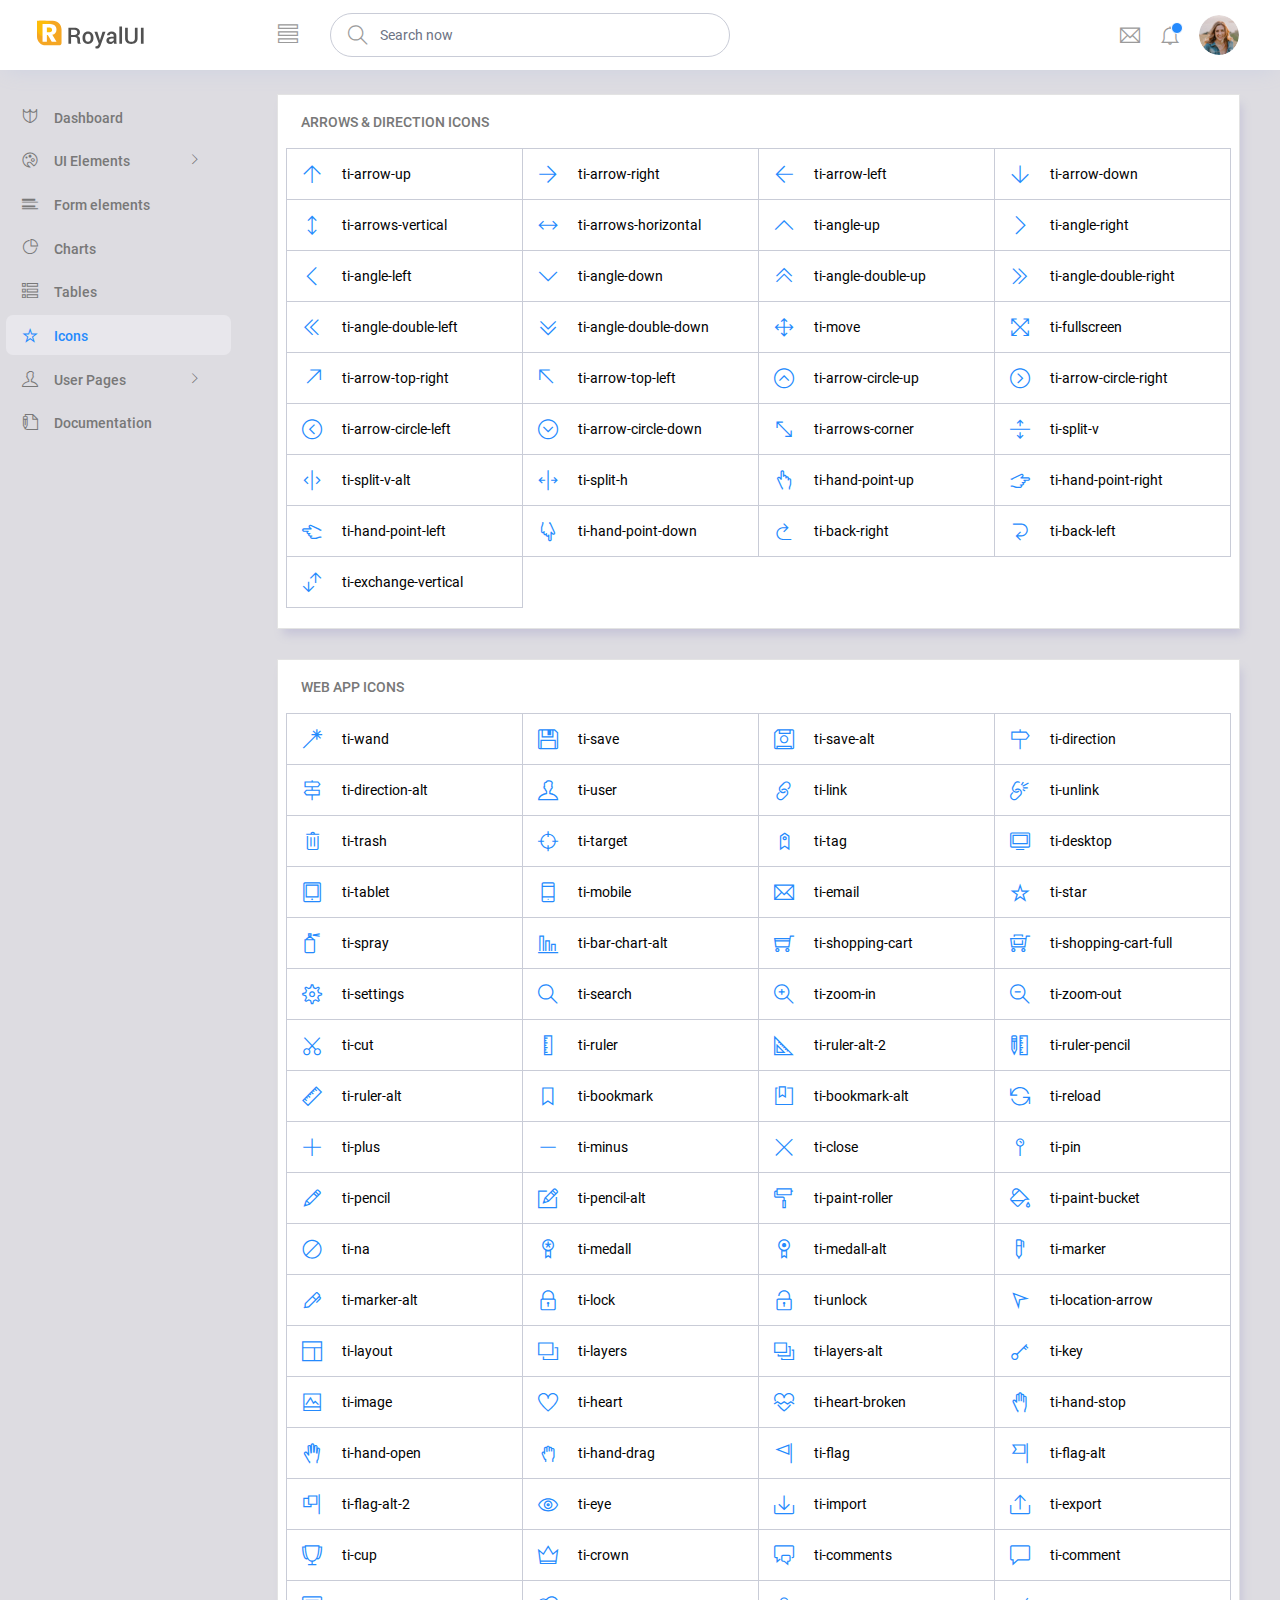
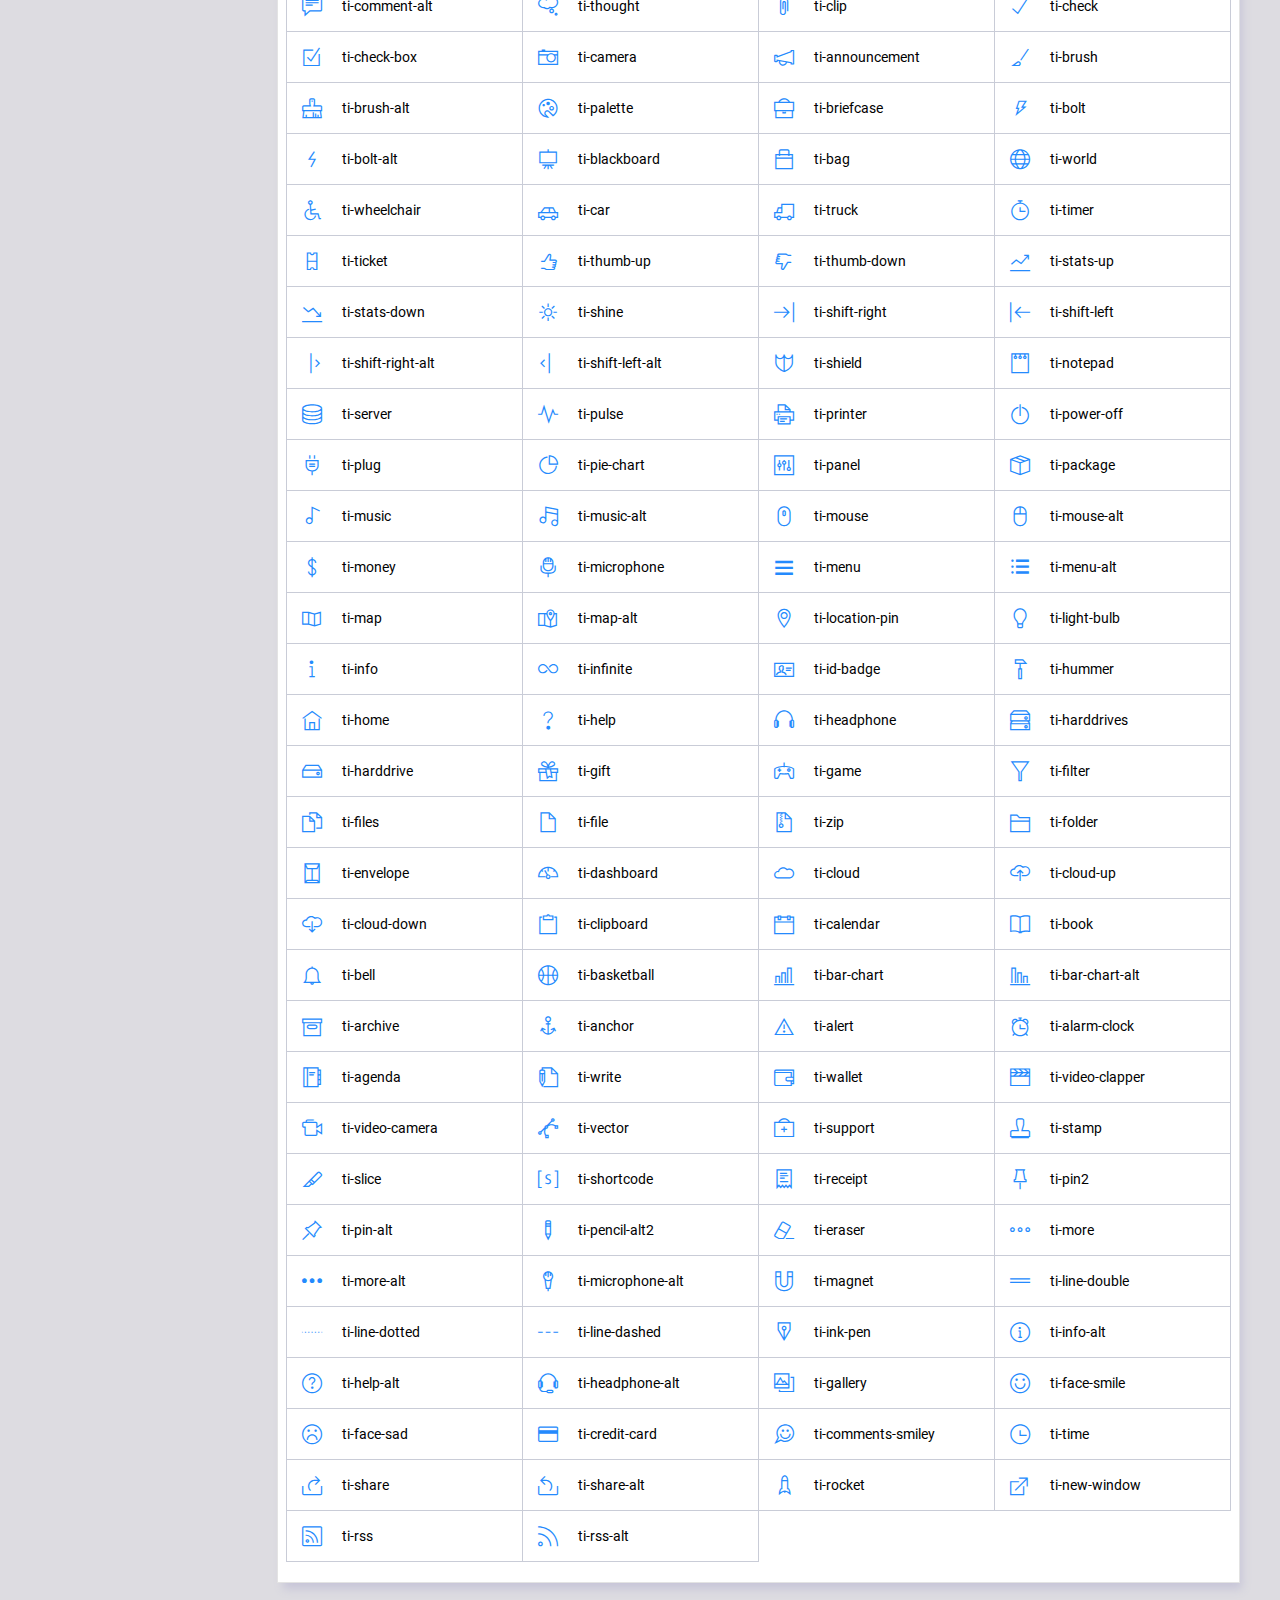
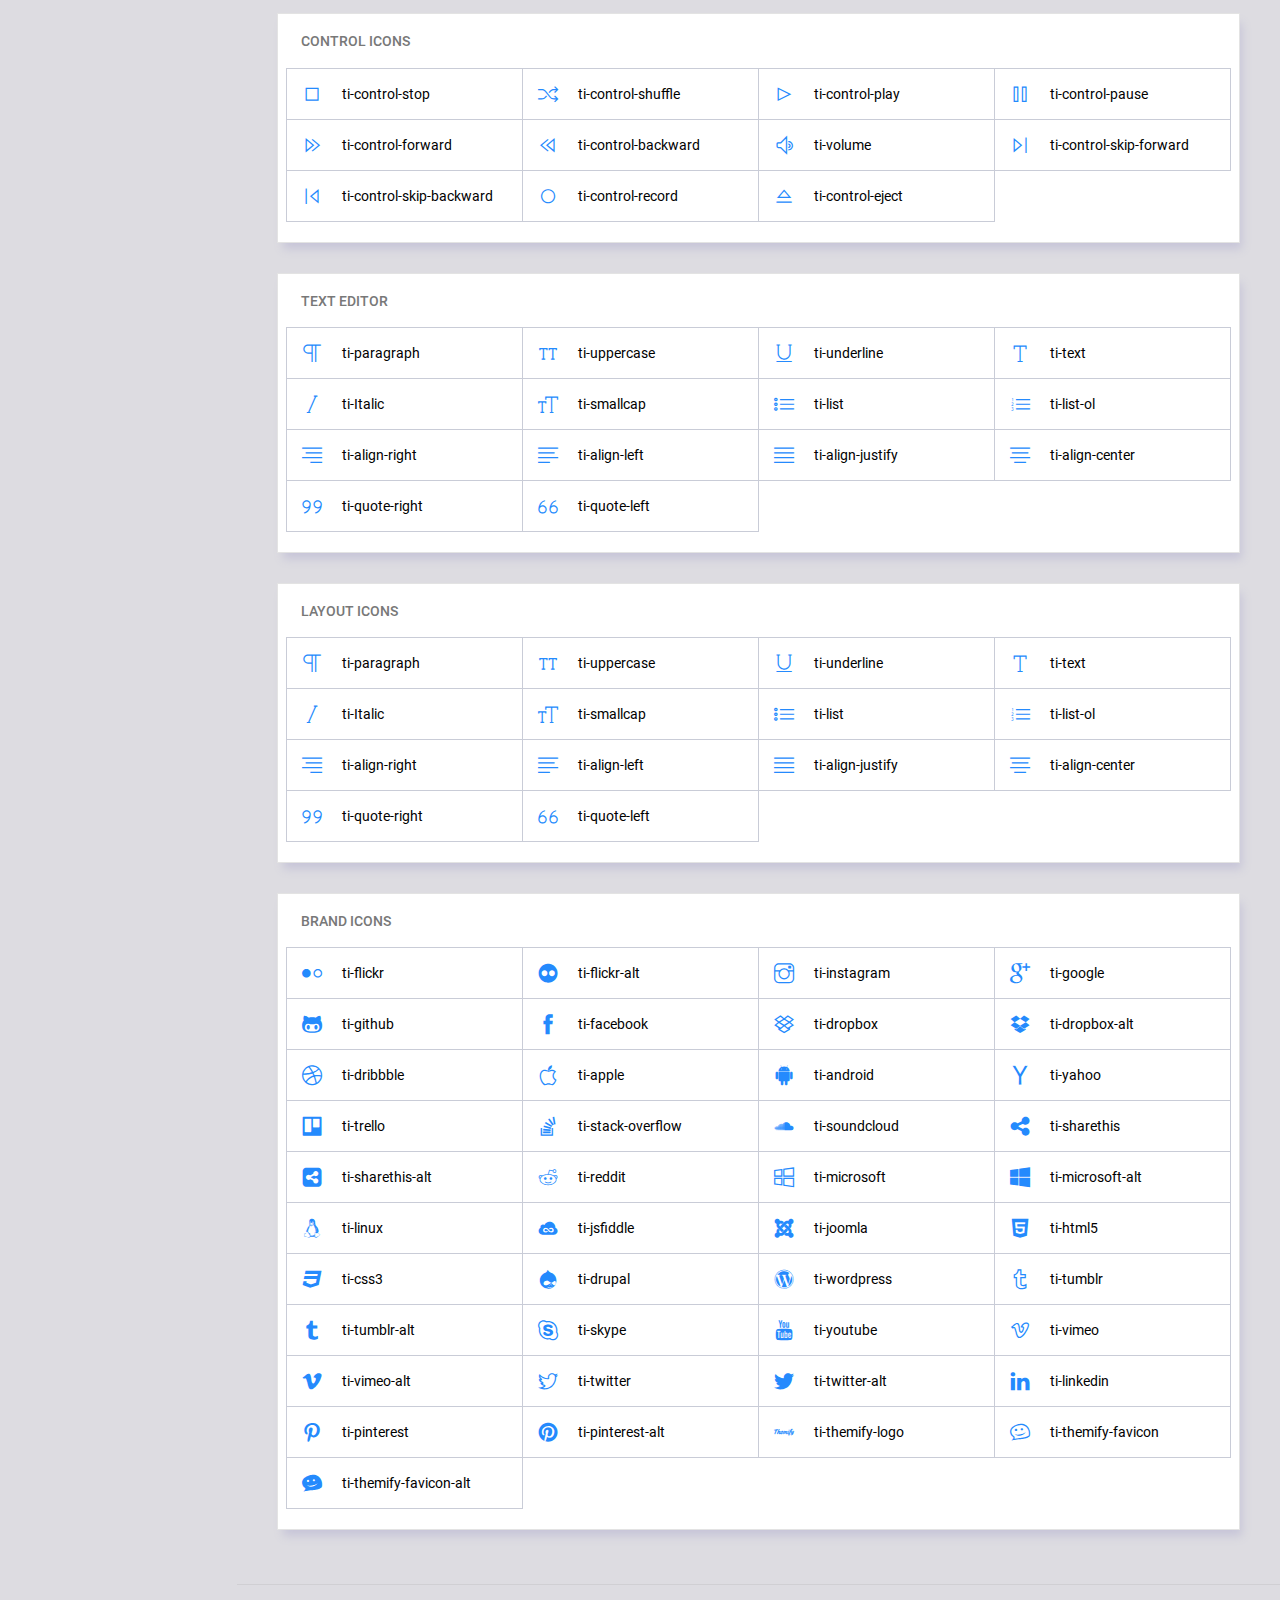
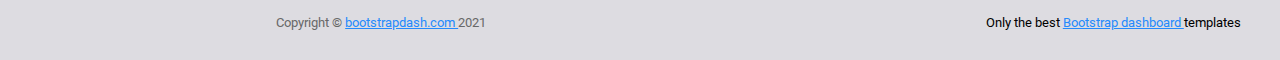
<file: static/admin/pages/icons/themify.html>
<!DOCTYPE html>
<html lang="en">

<head>
  <!-- Required meta tags -->
  <meta charset="utf-8">
  <meta name="viewport" content="width=device-width, initial-scale=1, shrink-to-fit=no">
  <title>RoyalUI Admin</title>
  <!-- plugins:css -->
  <link rel="stylesheet" href="../../vendors/ti-icons/css/themify-icons.css">
  <link rel="stylesheet" href="../../vendors/base/vendor.bundle.base.css">
  <!-- endinject -->
  <!-- plugin css for this page -->
  <!-- End plugin css for this page -->
  <!-- inject:css -->
  <link rel="stylesheet" href="../../css/style.css">
  <!-- endinject -->
  <link rel="shortcut icon" href="../../images/favicon.png" />
</head>

<body>
  <div class="container-scroller">
    <!-- partial:../../partials/_navbar.html -->
    <nav class="navbar col-lg-12 col-12 p-0 fixed-top d-flex flex-row">
      <div class="text-center navbar-brand-wrapper d-flex align-items-center justify-content-center">
        <a class="navbar-brand brand-logo me-5" href="../../index.html"><img src="../../images/logo.svg" class="me-2" alt="logo"/></a>
        <a class="navbar-brand brand-logo-mini" href="../../index.html"><img src="../../images/logo-mini.svg" alt="logo"/></a>
      </div>
      <div class="navbar-menu-wrapper d-flex align-items-center justify-content-end">
        <button class="navbar-toggler navbar-toggler align-self-center" type="button" data-toggle="minimize">
          <span class="ti-view-list"></span>
        </button>
        <ul class="navbar-nav mr-lg-2">
          <li class="nav-item nav-search d-none d-lg-block">
            <div class="input-group">
              <div class="input-group-prepend hover-cursor" id="navbar-search-icon">
                <span class="input-group-text" id="search">
                  <i class="ti-search"></i>
                </span>
              </div>
              <input type="text" class="form-control" id="navbar-search-input" placeholder="Search now" aria-label="search" aria-describedby="search">
            </div>
          </li>
        </ul>
        <ul class="navbar-nav navbar-nav-right">
          <li class="nav-item dropdown me-1">
            <a class="nav-link count-indicator dropdown-toggle d-flex justify-content-center align-items-center" id="messageDropdown" href="#" data-bs-toggle="dropdown">
              <i class="ti-email mx-0"></i>
            </a>
            <div class="dropdown-menu dropdown-menu-right navbar-dropdown" aria-labelledby="messageDropdown">
              <p class="mb-0 font-weight-normal float-left dropdown-header">Messages</p>
              <a class="dropdown-item">
                <div class="item-thumbnail">
                    <img src="../../images/faces/face4.jpg" alt="image" class="profile-pic">
                </div>
                <div class="item-content flex-grow">
                  <h6 class="ellipsis font-weight-normal">David Grey
                  </h6>
                  <p class="font-weight-light small-text text-muted mb-0">
                    The meeting is cancelled
                  </p>
                </div>
              </a>
              <a class="dropdown-item">
                <div class="item-thumbnail">
                    <img src="../../images/faces/face2.jpg" alt="image" class="profile-pic">
                </div>
                <div class="item-content flex-grow">
                  <h6 class="ellipsis font-weight-normal">Tim Cook
                  </h6>
                  <p class="font-weight-light small-text text-muted mb-0">
                    New product launch
                  </p>
                </div>
              </a>
              <a class="dropdown-item">
                <div class="item-thumbnail">
                    <img src="../../images/faces/face3.jpg" alt="image" class="profile-pic">
                </div>
                <div class="item-content flex-grow">
                  <h6 class="ellipsis font-weight-normal"> Johnson
                  </h6>
                  <p class="font-weight-light small-text text-muted mb-0">
                    Upcoming board meeting
                  </p>
                </div>
              </a>
            </div>
          </li>
          <li class="nav-item dropdown">
            <a class="nav-link count-indicator dropdown-toggle" id="notificationDropdown" href="#" data-bs-toggle="dropdown">
              <i class="ti-bell mx-0"></i>
              <span class="count"></span>
            </a>
            <div class="dropdown-menu dropdown-menu-right navbar-dropdown" aria-labelledby="notificationDropdown">
              <p class="mb-0 font-weight-normal float-left dropdown-header">Notifications</p>
              <a class="dropdown-item">
                <div class="item-thumbnail">
                  <div class="item-icon bg-success">
                    <i class="ti-info-alt mx-0"></i>
                  </div>
                </div>
                <div class="item-content">
                  <h6 class="font-weight-normal">Application Error</h6>
                  <p class="font-weight-light small-text mb-0 text-muted">
                    Just now
                  </p>
                </div>
              </a>
              <a class="dropdown-item">
                <div class="item-thumbnail">
                  <div class="item-icon bg-warning">
                    <i class="ti-settings mx-0"></i>
                  </div>
                </div>
                <div class="item-content">
                  <h6 class="font-weight-normal">Settings</h6>
                  <p class="font-weight-light small-text mb-0 text-muted">
                    Private message
                  </p>
                </div>
              </a>
              <a class="dropdown-item">
                <div class="item-thumbnail">
                  <div class="item-icon bg-info">
                    <i class="ti-user mx-0"></i>
                  </div>
                </div>
                <div class="item-content">
                  <h6 class="font-weight-normal">New user registration</h6>
                  <p class="font-weight-light small-text mb-0 text-muted">
                    2 days ago
                  </p>
                </div>
              </a>
            </div>
          </li>
          <li class="nav-item nav-profile dropdown">
            <a class="nav-link dropdown-toggle" href="#" data-bs-toggle="dropdown" id="profileDropdown">
              <img src="../../images/faces/face28.jpg" alt="profile"/>
            </a>
            <div class="dropdown-menu dropdown-menu-right navbar-dropdown" aria-labelledby="profileDropdown">
              <a class="dropdown-item">
                <i class="ti-settings text-primary"></i>
                Settings
              </a>
              <a class="dropdown-item">
                <i class="ti-power-off text-primary"></i>
                Logout
              </a>
            </div>
          </li>
        </ul>
        <button class="navbar-toggler navbar-toggler-right d-lg-none align-self-center" type="button" data-toggle="offcanvas">
          <span class="ti-view-list"></span>
        </button>
      </div>
    </nav>
    <!-- partial -->
    <div class="container-fluid page-body-wrapper">
      <!-- partial:../../partials/_sidebar.html -->
      <nav class="sidebar sidebar-offcanvas" id="sidebar">
        <ul class="nav">
          <li class="nav-item">
            <a class="nav-link" href="../../index.html">
              <i class="ti-shield menu-icon"></i>
              <span class="menu-title">Dashboard</span>
            </a>
          </li>
          <li class="nav-item">
            <a class="nav-link" data-bs-toggle="collapse" href="#ui-basic" aria-expanded="false" aria-controls="ui-basic">
              <i class="ti-palette menu-icon"></i>
              <span class="menu-title">UI Elements</span>
              <i class="menu-arrow"></i>
            </a>
            <div class="collapse" id="ui-basic">
              <ul class="nav flex-column sub-menu">
                <li class="nav-item"> <a class="nav-link" href="../../pages/ui-features/buttons.html">Buttons</a></li>
                <li class="nav-item"> <a class="nav-link" href="../../pages/ui-features/typography.html">Typography</a></li>
              </ul>
            </div>
          </li>
          <li class="nav-item">
            <a class="nav-link" href="../../pages/forms/basic_elements.html">
              <i class="ti-layout-list-post menu-icon"></i>
              <span class="menu-title">Form elements</span>
            </a>
          </li>
          <li class="nav-item">
            <a class="nav-link" href="../../pages/charts/chartjs.html">
              <i class="ti-pie-chart menu-icon"></i>
              <span class="menu-title">Charts</span>
            </a>
          </li>
          <li class="nav-item">
            <a class="nav-link" href="../../pages/tables/basic-table.html">
              <i class="ti-view-list-alt menu-icon"></i>
              <span class="menu-title">Tables</span>
            </a>
          </li>
          <li class="nav-item">
            <a class="nav-link" href="../../pages/icons/themify.html">
              <i class="ti-star menu-icon"></i>
              <span class="menu-title">Icons</span>
            </a>
          </li>
          <li class="nav-item">
            <a class="nav-link" data-bs-toggle="collapse" href="#auth" aria-expanded="false" aria-controls="auth">
              <i class="ti-user menu-icon"></i>
              <span class="menu-title">User Pages</span>
              <i class="menu-arrow"></i>
            </a>
            <div class="collapse" id="auth">
              <ul class="nav flex-column sub-menu">
                <li class="nav-item"> <a class="nav-link" href="../../pages/samples/login.html"> Login </a></li>
                <li class="nav-item"> <a class="nav-link" href="../../pages/samples/login-2.html"> Login 2 </a></li>
                <li class="nav-item"> <a class="nav-link" href="../../pages/samples/register.html"> Register </a></li>
                <li class="nav-item"> <a class="nav-link" href="../../pages/samples/register-2.html"> Register 2 </a></li>
                <li class="nav-item"> <a class="nav-link" href="../../pages/samples/lock-screen.html"> Lockscreen </a></li>
              </ul>
            </div>
          </li>
          <li class="nav-item">
            <a class="nav-link" href="../../documentation/documentation.html">
              <i class="ti-write menu-icon"></i>
              <span class="menu-title">Documentation</span>
            </a>
          </li>
        </ul>
      </nav>
      <!-- partial -->
      <div class="main-panel">          
        <div class="content-wrapper">
          <div class="row">
            <div class="col-lg-12 grid-margin">
              <div class="card">
                <div class="card-body">
                  <h4 class="card-title">Arrows & direction icons</h4>
                  <div class="icons-list row">
                    <div class="col-sm-6 col-md-4 col-lg-3"> <i class="ti-arrow-up"></i> ti-arrow-up </div>
                    <div class="col-sm-6 col-md-4 col-lg-3"> <i class="ti-arrow-right"></i> ti-arrow-right </div>
                    <div class="col-sm-6 col-md-4 col-lg-3"> <i class="ti-arrow-left"></i> ti-arrow-left </div>
                    <div class="col-sm-6 col-md-4 col-lg-3"> <i class="ti-arrow-down"></i> ti-arrow-down </div>
                    <div class="col-sm-6 col-md-4 col-lg-3"> <i class="ti-arrows-vertical"></i> ti-arrows-vertical </div>
                    <div class="col-sm-6 col-md-4 col-lg-3"> <i class="ti-arrows-horizontal"></i> ti-arrows-horizontal </div>
                    <div class="col-sm-6 col-md-4 col-lg-3"> <i class="ti-angle-up"></i> ti-angle-up </div>
                    <div class="col-sm-6 col-md-4 col-lg-3"> <i class="ti-angle-right"></i> ti-angle-right </div>
                    <div class="col-sm-6 col-md-4 col-lg-3"> <i class="ti-angle-left"></i> ti-angle-left </div>
                    <div class="col-sm-6 col-md-4 col-lg-3"> <i class="ti-angle-down"></i> ti-angle-down </div>
                    <div class="col-sm-6 col-md-4 col-lg-3"> <i class="ti-angle-double-up"></i> ti-angle-double-up </div>
                    <div class="col-sm-6 col-md-4 col-lg-3"> <i class="ti-angle-double-right"></i> ti-angle-double-right </div>
                    <div class="col-sm-6 col-md-4 col-lg-3"> <i class="ti-angle-double-left"></i> ti-angle-double-left </div>
                    <div class="col-sm-6 col-md-4 col-lg-3"> <i class="ti-angle-double-down"></i> ti-angle-double-down </div>
                    <div class="col-sm-6 col-md-4 col-lg-3"> <i class="ti-move"></i> ti-move </div>
                    <div class="col-sm-6 col-md-4 col-lg-3"> <i class="ti-fullscreen"></i> ti-fullscreen </div>
                    <div class="col-sm-6 col-md-4 col-lg-3"> <i class="ti-arrow-top-right"></i> ti-arrow-top-right </div>
                    <div class="col-sm-6 col-md-4 col-lg-3"> <i class="ti-arrow-top-left"></i> ti-arrow-top-left </div>
                    <div class="col-sm-6 col-md-4 col-lg-3"> <i class="ti-arrow-circle-up"></i> ti-arrow-circle-up </div>
                    <div class="col-sm-6 col-md-4 col-lg-3"> <i class="ti-arrow-circle-right"></i> ti-arrow-circle-right </div>
                    <div class="col-sm-6 col-md-4 col-lg-3"> <i class="ti-arrow-circle-left"></i> ti-arrow-circle-left </div>
                    <div class="col-sm-6 col-md-4 col-lg-3"> <i class="ti-arrow-circle-down"></i> ti-arrow-circle-down </div>
                    <div class="col-sm-6 col-md-4 col-lg-3"> <i class="ti-arrows-corner"></i> ti-arrows-corner </div>
                    <div class="col-sm-6 col-md-4 col-lg-3"> <i class="ti-split-v"></i> ti-split-v </div>
                    <div class="col-sm-6 col-md-4 col-lg-3"> <i class="ti-split-v-alt"></i> ti-split-v-alt </div>
                    <div class="col-sm-6 col-md-4 col-lg-3"> <i class="ti-split-h"></i> ti-split-h </div>
                    <div class="col-sm-6 col-md-4 col-lg-3"> <i class="ti-hand-point-up"></i> ti-hand-point-up </div>
                    <div class="col-sm-6 col-md-4 col-lg-3"> <i class="ti-hand-point-right"></i> ti-hand-point-right </div>
                    <div class="col-sm-6 col-md-4 col-lg-3"> <i class="ti-hand-point-left"></i> ti-hand-point-left </div>
                    <div class="col-sm-6 col-md-4 col-lg-3"> <i class="ti-hand-point-down"></i> ti-hand-point-down </div>
                    <div class="col-sm-6 col-md-4 col-lg-3"> <i class="ti-back-right"></i> ti-back-right </div>
                    <div class="col-sm-6 col-md-4 col-lg-3"> <i class="ti-back-left"></i> ti-back-left </div>
                    <div class="col-sm-6 col-md-4 col-lg-3"> <i class="ti-exchange-vertical"></i> ti-exchange-vertical </div>
                  </div>
                </div>
              </div>
            </div>
            <div class="col-lg-12 grid-margin">
              <div class="card">
                <div class="card-body">
                  <h4 class="card-title">Web app icons</h4>
                  <div class="icons-list row">
                    <div class="col-sm-6 col-md-4 col-lg-3"> <i class="ti-wand"></i> ti-wand </div>
                    <div class="col-sm-6 col-md-4 col-lg-3"> <i class="ti-save"></i> ti-save </div>
                    <div class="col-sm-6 col-md-4 col-lg-3"> <i class="ti-save-alt"></i> ti-save-alt </div>
                    <div class="col-sm-6 col-md-4 col-lg-3"> <i class="ti-direction"></i> ti-direction </div>
                    <div class="col-sm-6 col-md-4 col-lg-3"> <i class="ti-direction-alt"></i> ti-direction-alt </div>
                    <div class="col-sm-6 col-md-4 col-lg-3"> <i class="ti-user"></i> ti-user </div>
                    <div class="col-sm-6 col-md-4 col-lg-3"> <i class="ti-link"></i> ti-link </div>
                    <div class="col-sm-6 col-md-4 col-lg-3"> <i class="ti-unlink"></i> ti-unlink </div>
                    <div class="col-sm-6 col-md-4 col-lg-3"> <i class="ti-trash"></i> ti-trash </div>
                    <div class="col-sm-6 col-md-4 col-lg-3"> <i class="ti-target"></i> ti-target </div>
                    <div class="col-sm-6 col-md-4 col-lg-3"> <i class="ti-tag"></i> ti-tag </div>
                    <div class="col-sm-6 col-md-4 col-lg-3"> <i class="ti-desktop"></i> ti-desktop </div>
                    <div class="col-sm-6 col-md-4 col-lg-3"> <i class="ti-tablet"></i> ti-tablet </div>
                    <div class="col-sm-6 col-md-4 col-lg-3"> <i class="ti-mobile"></i> ti-mobile </div>
                    <div class="col-sm-6 col-md-4 col-lg-3"> <i class="ti-email"></i> ti-email </div>
                    <div class="col-sm-6 col-md-4 col-lg-3"> <i class="ti-star"></i> ti-star </div>
                    <div class="col-sm-6 col-md-4 col-lg-3"> <i class="ti-spray"></i> ti-spray </div>
                    <div class="col-sm-6 col-md-4 col-lg-3"> <i class="ti-bar-chart-alt"></i> ti-bar-chart-alt </div>
                    <div class="col-sm-6 col-md-4 col-lg-3"> <i class="ti-shopping-cart"></i> ti-shopping-cart </div>
                    <div class="col-sm-6 col-md-4 col-lg-3"> <i class="ti-shopping-cart-full"></i> ti-shopping-cart-full </div>
                    <div class="col-sm-6 col-md-4 col-lg-3"> <i class="ti-settings"></i> ti-settings </div>
                    <div class="col-sm-6 col-md-4 col-lg-3"> <i class="ti-search"></i> ti-search </div>
                    <div class="col-sm-6 col-md-4 col-lg-3"> <i class="ti-zoom-in"></i> ti-zoom-in </div>
                    <div class="col-sm-6 col-md-4 col-lg-3"> <i class="ti-zoom-out"></i> ti-zoom-out </div>
                    <div class="col-sm-6 col-md-4 col-lg-3"> <i class="ti-cut"></i> ti-cut </div>
                    <div class="col-sm-6 col-md-4 col-lg-3"> <i class="ti-ruler"></i> ti-ruler </div>
                    <div class="col-sm-6 col-md-4 col-lg-3"> <i class="ti-ruler-alt-2"></i> ti-ruler-alt-2 </div>
                    <div class="col-sm-6 col-md-4 col-lg-3"> <i class="ti-ruler-pencil"></i> ti-ruler-pencil </div>
                    <div class="col-sm-6 col-md-4 col-lg-3"> <i class="ti-ruler-alt"></i> ti-ruler-alt </div>
                    <div class="col-sm-6 col-md-4 col-lg-3"> <i class="ti-bookmark"></i> ti-bookmark </div>
                    <div class="col-sm-6 col-md-4 col-lg-3"> <i class="ti-bookmark-alt"></i> ti-bookmark-alt </div>
                    <div class="col-sm-6 col-md-4 col-lg-3"> <i class="ti-reload"></i> ti-reload </div>
                    <div class="col-sm-6 col-md-4 col-lg-3"> <i class="ti-plus"></i> ti-plus </div>
                    <div class="col-sm-6 col-md-4 col-lg-3"> <i class="ti-minus"></i> ti-minus </div>
                    <div class="col-sm-6 col-md-4 col-lg-3"> <i class="ti-close"></i> ti-close </div>
                    <div class="col-sm-6 col-md-4 col-lg-3"> <i class="ti-pin"></i> ti-pin </div>
                    <div class="col-sm-6 col-md-4 col-lg-3"> <i class="ti-pencil"></i> ti-pencil </div>
                    <div class="col-sm-6 col-md-4 col-lg-3"> <i class="ti-pencil-alt"></i> ti-pencil-alt </div>
                    <div class="col-sm-6 col-md-4 col-lg-3"> <i class="ti-paint-roller"></i> ti-paint-roller </div>
                    <div class="col-sm-6 col-md-4 col-lg-3"> <i class="ti-paint-bucket"></i> ti-paint-bucket </div>
                    <div class="col-sm-6 col-md-4 col-lg-3"> <i class="ti-na"></i> ti-na </div>
                    <div class="col-sm-6 col-md-4 col-lg-3"> <i class="ti-medall"></i> ti-medall </div>
                    <div class="col-sm-6 col-md-4 col-lg-3"> <i class="ti-medall-alt"></i> ti-medall-alt </div>
                    <div class="col-sm-6 col-md-4 col-lg-3"> <i class="ti-marker"></i> ti-marker </div>
                    <div class="col-sm-6 col-md-4 col-lg-3"> <i class="ti-marker-alt"></i> ti-marker-alt </div>
                    <div class="col-sm-6 col-md-4 col-lg-3"> <i class="ti-lock"></i> ti-lock </div>
                    <div class="col-sm-6 col-md-4 col-lg-3"> <i class="ti-unlock"></i> ti-unlock </div>
                    <div class="col-sm-6 col-md-4 col-lg-3"> <i class="ti-location-arrow"></i> ti-location-arrow </div>
                    <div class="col-sm-6 col-md-4 col-lg-3"> <i class="ti-layout"></i> ti-layout </div>
                    <div class="col-sm-6 col-md-4 col-lg-3"> <i class="ti-layers"></i> ti-layers </div>
                    <div class="col-sm-6 col-md-4 col-lg-3"> <i class="ti-layers-alt"></i> ti-layers-alt </div>
                    <div class="col-sm-6 col-md-4 col-lg-3"> <i class="ti-key"></i> ti-key </div>
                    <div class="col-sm-6 col-md-4 col-lg-3"> <i class="ti-image"></i> ti-image </div>
                    <div class="col-sm-6 col-md-4 col-lg-3"> <i class="ti-heart"></i> ti-heart </div>
                    <div class="col-sm-6 col-md-4 col-lg-3"> <i class="ti-heart-broken"></i> ti-heart-broken </div>
                    <div class="col-sm-6 col-md-4 col-lg-3"> <i class="ti-hand-stop"></i> ti-hand-stop </div>
                    <div class="col-sm-6 col-md-4 col-lg-3"> <i class="ti-hand-open"></i> ti-hand-open </div>
                    <div class="col-sm-6 col-md-4 col-lg-3"> <i class="ti-hand-drag"></i> ti-hand-drag </div>
                    <div class="col-sm-6 col-md-4 col-lg-3"> <i class="ti-flag"></i> ti-flag </div>
                    <div class="col-sm-6 col-md-4 col-lg-3"> <i class="ti-flag-alt"></i> ti-flag-alt </div>
                    <div class="col-sm-6 col-md-4 col-lg-3"> <i class="ti-flag-alt-2"></i> ti-flag-alt-2 </div>
                    <div class="col-sm-6 col-md-4 col-lg-3"> <i class="ti-eye"></i> ti-eye </div>
                    <div class="col-sm-6 col-md-4 col-lg-3"> <i class="ti-import"></i> ti-import </div>
                    <div class="col-sm-6 col-md-4 col-lg-3"> <i class="ti-export"></i> ti-export </div>
                    <div class="col-sm-6 col-md-4 col-lg-3"> <i class="ti-cup"></i> ti-cup </div>
                    <div class="col-sm-6 col-md-4 col-lg-3"> <i class="ti-crown"></i> ti-crown </div>
                    <div class="col-sm-6 col-md-4 col-lg-3"> <i class="ti-comments"></i> ti-comments </div>
                    <div class="col-sm-6 col-md-4 col-lg-3"> <i class="ti-comment"></i> ti-comment </div>
                    <div class="col-sm-6 col-md-4 col-lg-3"> <i class="ti-comment-alt"></i> ti-comment-alt </div>
                    <div class="col-sm-6 col-md-4 col-lg-3"> <i class="ti-thought"></i> ti-thought </div>
                    <div class="col-sm-6 col-md-4 col-lg-3"> <i class="ti-clip"></i> ti-clip </div>
                    <div class="col-sm-6 col-md-4 col-lg-3"> <i class="ti-check"></i> ti-check </div>
                    <div class="col-sm-6 col-md-4 col-lg-3"> <i class="ti-check-box"></i> ti-check-box </div>
                    <div class="col-sm-6 col-md-4 col-lg-3"> <i class="ti-camera"></i> ti-camera </div>
                    <div class="col-sm-6 col-md-4 col-lg-3"> <i class="ti-announcement"></i> ti-announcement </div>
                    <div class="col-sm-6 col-md-4 col-lg-3"> <i class="ti-brush"></i> ti-brush </div>
                    <div class="col-sm-6 col-md-4 col-lg-3"> <i class="ti-brush-alt"></i> ti-brush-alt </div>
                    <div class="col-sm-6 col-md-4 col-lg-3"> <i class="ti-palette"></i> ti-palette </div>
                    <div class="col-sm-6 col-md-4 col-lg-3"> <i class="ti-briefcase"></i> ti-briefcase </div>
                    <div class="col-sm-6 col-md-4 col-lg-3"> <i class="ti-bolt"></i> ti-bolt </div>
                    <div class="col-sm-6 col-md-4 col-lg-3"> <i class="ti-bolt-alt"></i> ti-bolt-alt </div>
                    <div class="col-sm-6 col-md-4 col-lg-3"> <i class="ti-blackboard"></i> ti-blackboard </div>
                    <div class="col-sm-6 col-md-4 col-lg-3"> <i class="ti-bag"></i> ti-bag </div>
                    <div class="col-sm-6 col-md-4 col-lg-3"> <i class="ti-world"></i> ti-world </div>
                    <div class="col-sm-6 col-md-4 col-lg-3"> <i class="ti-wheelchair"></i> ti-wheelchair </div>
                    <div class="col-sm-6 col-md-4 col-lg-3"> <i class="ti-car"></i> ti-car </div>
                    <div class="col-sm-6 col-md-4 col-lg-3"> <i class="ti-truck"></i> ti-truck </div>
                    <div class="col-sm-6 col-md-4 col-lg-3"> <i class="ti-timer"></i> ti-timer </div>
                    <div class="col-sm-6 col-md-4 col-lg-3"> <i class="ti-ticket"></i> ti-ticket </div>
                    <div class="col-sm-6 col-md-4 col-lg-3"> <i class="ti-thumb-up"></i> ti-thumb-up </div>
                    <div class="col-sm-6 col-md-4 col-lg-3"> <i class="ti-thumb-down"></i> ti-thumb-down </div>
                    <div class="col-sm-6 col-md-4 col-lg-3"> <i class="ti-stats-up"></i> ti-stats-up </div>
                    <div class="col-sm-6 col-md-4 col-lg-3"> <i class="ti-stats-down"></i> ti-stats-down </div>
                    <div class="col-sm-6 col-md-4 col-lg-3"> <i class="ti-shine"></i> ti-shine </div>
                    <div class="col-sm-6 col-md-4 col-lg-3"> <i class="ti-shift-right"></i> ti-shift-right </div>
                    <div class="col-sm-6 col-md-4 col-lg-3"> <i class="ti-shift-left"></i> ti-shift-left </div>
                    <div class="col-sm-6 col-md-4 col-lg-3"> <i class="ti-shift-right-alt"></i> ti-shift-right-alt </div>
                    <div class="col-sm-6 col-md-4 col-lg-3"> <i class="ti-shift-left-alt"></i> ti-shift-left-alt </div>
                    <div class="col-sm-6 col-md-4 col-lg-3"> <i class="ti-shield"></i> ti-shield </div>
                    <div class="col-sm-6 col-md-4 col-lg-3"> <i class="ti-notepad"></i> ti-notepad </div>
                    <div class="col-sm-6 col-md-4 col-lg-3"> <i class="ti-server"></i> ti-server </div>
                    <div class="col-sm-6 col-md-4 col-lg-3"> <i class="ti-pulse"></i> ti-pulse </div>
                    <div class="col-sm-6 col-md-4 col-lg-3"> <i class="ti-printer"></i> ti-printer </div>
                    <div class="col-sm-6 col-md-4 col-lg-3"> <i class="ti-power-off"></i> ti-power-off </div>
                    <div class="col-sm-6 col-md-4 col-lg-3"> <i class="ti-plug"></i> ti-plug </div>
                    <div class="col-sm-6 col-md-4 col-lg-3"> <i class="ti-pie-chart"></i> ti-pie-chart </div>
                    <div class="col-sm-6 col-md-4 col-lg-3"> <i class="ti-panel"></i> ti-panel </div>
                    <div class="col-sm-6 col-md-4 col-lg-3"> <i class="ti-package"></i> ti-package </div>
                    <div class="col-sm-6 col-md-4 col-lg-3"> <i class="ti-music"></i> ti-music </div>
                    <div class="col-sm-6 col-md-4 col-lg-3"> <i class="ti-music-alt"></i> ti-music-alt </div>
                    <div class="col-sm-6 col-md-4 col-lg-3"> <i class="ti-mouse"></i> ti-mouse </div>
                    <div class="col-sm-6 col-md-4 col-lg-3"> <i class="ti-mouse-alt"></i> ti-mouse-alt </div>
                    <div class="col-sm-6 col-md-4 col-lg-3"> <i class="ti-money"></i> ti-money </div>
                    <div class="col-sm-6 col-md-4 col-lg-3"> <i class="ti-microphone"></i> ti-microphone </div>
                    <div class="col-sm-6 col-md-4 col-lg-3"> <i class="ti-menu"></i> ti-menu </div>
                    <div class="col-sm-6 col-md-4 col-lg-3"> <i class="ti-menu-alt"></i> ti-menu-alt </div>
                    <div class="col-sm-6 col-md-4 col-lg-3"> <i class="ti-map"></i> ti-map </div>
                    <div class="col-sm-6 col-md-4 col-lg-3"> <i class="ti-map-alt"></i> ti-map-alt </div>
                    <div class="col-sm-6 col-md-4 col-lg-3"> <i class="ti-location-pin"></i> ti-location-pin </div>
                    <div class="col-sm-6 col-md-4 col-lg-3"> <i class="ti-light-bulb"></i> ti-light-bulb </div>
                    <div class="col-sm-6 col-md-4 col-lg-3"> <i class="ti-info"></i> ti-info </div>
                    <div class="col-sm-6 col-md-4 col-lg-3"> <i class="ti-infinite"></i> ti-infinite </div>
                    <div class="col-sm-6 col-md-4 col-lg-3"> <i class="ti-id-badge"></i> ti-id-badge </div>
                    <div class="col-sm-6 col-md-4 col-lg-3"> <i class="ti-hummer"></i> ti-hummer </div>
                    <div class="col-sm-6 col-md-4 col-lg-3"> <i class="ti-home"></i> ti-home </div>
                    <div class="col-sm-6 col-md-4 col-lg-3"> <i class="ti-help"></i> ti-help </div>
                    <div class="col-sm-6 col-md-4 col-lg-3"> <i class="ti-headphone"></i> ti-headphone </div>
                    <div class="col-sm-6 col-md-4 col-lg-3"> <i class="ti-harddrives"></i> ti-harddrives </div>
                    <div class="col-sm-6 col-md-4 col-lg-3"> <i class="ti-harddrive"></i> ti-harddrive </div>
                    <div class="col-sm-6 col-md-4 col-lg-3"> <i class="ti-gift"></i> ti-gift </div>
                    <div class="col-sm-6 col-md-4 col-lg-3"> <i class="ti-game"></i> ti-game </div>
                    <div class="col-sm-6 col-md-4 col-lg-3"> <i class="ti-filter"></i> ti-filter </div>
                    <div class="col-sm-6 col-md-4 col-lg-3"> <i class="ti-files"></i> ti-files </div>
                    <div class="col-sm-6 col-md-4 col-lg-3"> <i class="ti-file"></i> ti-file </div>
                    <div class="col-sm-6 col-md-4 col-lg-3"> <i class="ti-zip"></i> ti-zip </div>
                    <div class="col-sm-6 col-md-4 col-lg-3"> <i class="ti-folder"></i> ti-folder </div>
                    <div class="col-sm-6 col-md-4 col-lg-3"> <i class="ti-envelope"></i> ti-envelope </div>
                    <div class="col-sm-6 col-md-4 col-lg-3"> <i class="ti-dashboard"></i> ti-dashboard </div>
                    <div class="col-sm-6 col-md-4 col-lg-3"> <i class="ti-cloud"></i> ti-cloud </div>
                    <div class="col-sm-6 col-md-4 col-lg-3"> <i class="ti-cloud-up"></i> ti-cloud-up </div>
                    <div class="col-sm-6 col-md-4 col-lg-3"> <i class="ti-cloud-down"></i> ti-cloud-down </div>
                    <div class="col-sm-6 col-md-4 col-lg-3"> <i class="ti-clipboard"></i> ti-clipboard </div>
                    <div class="col-sm-6 col-md-4 col-lg-3"> <i class="ti-calendar"></i> ti-calendar </div>
                    <div class="col-sm-6 col-md-4 col-lg-3"> <i class="ti-book"></i> ti-book </div>
                    <div class="col-sm-6 col-md-4 col-lg-3"> <i class="ti-bell"></i> ti-bell </div>
                    <div class="col-sm-6 col-md-4 col-lg-3"> <i class="ti-basketball"></i> ti-basketball </div>
                    <div class="col-sm-6 col-md-4 col-lg-3"> <i class="ti-bar-chart"></i> ti-bar-chart </div>
                    <div class="col-sm-6 col-md-4 col-lg-3"> <i class="ti-bar-chart-alt"></i> ti-bar-chart-alt </div>
                    <div class="col-sm-6 col-md-4 col-lg-3"> <i class="ti-archive"></i> ti-archive </div>
                    <div class="col-sm-6 col-md-4 col-lg-3"> <i class="ti-anchor"></i> ti-anchor </div>
                    <div class="col-sm-6 col-md-4 col-lg-3"> <i class="ti-alert"></i> ti-alert </div>
                    <div class="col-sm-6 col-md-4 col-lg-3"> <i class="ti-alarm-clock"></i> ti-alarm-clock </div>
                    <div class="col-sm-6 col-md-4 col-lg-3"> <i class="ti-agenda"></i> ti-agenda </div>
                    <div class="col-sm-6 col-md-4 col-lg-3"> <i class="ti-write"></i> ti-write </div>
                    <div class="col-sm-6 col-md-4 col-lg-3"> <i class="ti-wallet"></i> ti-wallet </div>
                    <div class="col-sm-6 col-md-4 col-lg-3"> <i class="ti-video-clapper"></i> ti-video-clapper </div>
                    <div class="col-sm-6 col-md-4 col-lg-3"> <i class="ti-video-camera"></i> ti-video-camera </div>
                    <div class="col-sm-6 col-md-4 col-lg-3"> <i class="ti-vector"></i> ti-vector </div>
                    <div class="col-sm-6 col-md-4 col-lg-3"> <i class="ti-support"></i> ti-support </div>
                    <div class="col-sm-6 col-md-4 col-lg-3"> <i class="ti-stamp"></i> ti-stamp </div>
                    <div class="col-sm-6 col-md-4 col-lg-3"> <i class="ti-slice"></i> ti-slice </div>
                    <div class="col-sm-6 col-md-4 col-lg-3"> <i class="ti-shortcode"></i> ti-shortcode </div>
                    <div class="col-sm-6 col-md-4 col-lg-3"> <i class="ti-receipt"></i> ti-receipt </div>
                    <div class="col-sm-6 col-md-4 col-lg-3"> <i class="ti-pin2"></i> ti-pin2 </div>
                    <div class="col-sm-6 col-md-4 col-lg-3"> <i class="ti-pin-alt"></i> ti-pin-alt </div>
                    <div class="col-sm-6 col-md-4 col-lg-3"> <i class="ti-pencil-alt2"></i> ti-pencil-alt2 </div>
                    <div class="col-sm-6 col-md-4 col-lg-3"> <i class="ti-eraser"></i> ti-eraser </div>
                    <div class="col-sm-6 col-md-4 col-lg-3"> <i class="ti-more"></i> ti-more </div>
                    <div class="col-sm-6 col-md-4 col-lg-3"> <i class="ti-more-alt"></i> ti-more-alt </div>
                    <div class="col-sm-6 col-md-4 col-lg-3"> <i class="ti-microphone-alt"></i> ti-microphone-alt </div>
                    <div class="col-sm-6 col-md-4 col-lg-3"> <i class="ti-magnet"></i> ti-magnet </div>
                    <div class="col-sm-6 col-md-4 col-lg-3"> <i class="ti-line-double"></i> ti-line-double </div>
                    <div class="col-sm-6 col-md-4 col-lg-3"> <i class="ti-line-dotted"></i> ti-line-dotted </div>
                    <div class="col-sm-6 col-md-4 col-lg-3"> <i class="ti-line-dashed"></i> ti-line-dashed </div>
                    <div class="col-sm-6 col-md-4 col-lg-3"> <i class="ti-ink-pen"></i> ti-ink-pen </div>
                    <div class="col-sm-6 col-md-4 col-lg-3"> <i class="ti-info-alt"></i> ti-info-alt </div>
                    <div class="col-sm-6 col-md-4 col-lg-3"> <i class="ti-help-alt"></i> ti-help-alt </div>
                    <div class="col-sm-6 col-md-4 col-lg-3"> <i class="ti-headphone-alt"></i> ti-headphone-alt </div>
                    <div class="col-sm-6 col-md-4 col-lg-3"> <i class="ti-gallery"></i> ti-gallery </div>
                    <div class="col-sm-6 col-md-4 col-lg-3"> <i class="ti-face-smile"></i> ti-face-smile </div>
                    <div class="col-sm-6 col-md-4 col-lg-3"> <i class="ti-face-sad"></i> ti-face-sad </div>
                    <div class="col-sm-6 col-md-4 col-lg-3"> <i class="ti-credit-card"></i> ti-credit-card </div>
                    <div class="col-sm-6 col-md-4 col-lg-3"> <i class="ti-comments-smiley"></i> ti-comments-smiley </div>
                    <div class="col-sm-6 col-md-4 col-lg-3"> <i class="ti-time"></i> ti-time </div>
                    <div class="col-sm-6 col-md-4 col-lg-3"> <i class="ti-share"></i> ti-share </div>
                    <div class="col-sm-6 col-md-4 col-lg-3"> <i class="ti-share-alt"></i> ti-share-alt </div>
                    <div class="col-sm-6 col-md-4 col-lg-3"> <i class="ti-rocket"></i> ti-rocket </div>
                    <div class="col-sm-6 col-md-4 col-lg-3"> <i class="ti-new-window"></i> ti-new-window </div>
                    <div class="col-sm-6 col-md-4 col-lg-3"> <i class="ti-rss"></i> ti-rss </div>
                    <div class="col-sm-6 col-md-4 col-lg-3"> <i class="ti-rss-alt"></i> ti-rss-alt </div>
                  </div>
                </div>
              </div>
            </div>
            <div class="col-lg-12 grid-margin">
              <div class="card">
                <div class="card-body">
                  <h4 class="card-title">Control icons</h4>
                  <div class="icons-list row">
                    <div class="col-sm-6 col-md-4 col-lg-3"> <i class="ti-control-stop"></i> ti-control-stop </div>
                    <div class="col-sm-6 col-md-4 col-lg-3"> <i class="ti-control-shuffle"></i> ti-control-shuffle </div>
                    <div class="col-sm-6 col-md-4 col-lg-3"> <i class="ti-control-play"></i> ti-control-play </div>
                    <div class="col-sm-6 col-md-4 col-lg-3"> <i class="ti-control-pause"></i> ti-control-pause </div>
                    <div class="col-sm-6 col-md-4 col-lg-3"> <i class="ti-control-forward"></i> ti-control-forward </div>
                    <div class="col-sm-6 col-md-4 col-lg-3"> <i class="ti-control-backward"></i> ti-control-backward </div>
                    <div class="col-sm-6 col-md-4 col-lg-3"> <i class="ti-volume"></i> ti-volume </div>
                    <div class="col-sm-6 col-md-4 col-lg-3"> <i class="ti-control-skip-forward"></i> ti-control-skip-forward </div>
                    <div class="col-sm-6 col-md-4 col-lg-3"> <i class="ti-control-skip-backward"></i> ti-control-skip-backward </div>
                    <div class="col-sm-6 col-md-4 col-lg-3"> <i class="ti-control-record"></i> ti-control-record </div>
                    <div class="col-sm-6 col-md-4 col-lg-3"> <i class="ti-control-eject"></i> ti-control-eject </div>
                  </div>
                </div>
              </div>
            </div>
            <div class="col-lg-12 grid-margin">
              <div class="card">
                <div class="card-body">
                  <h4 class="card-title">Text editor</h4>
                  <div class="icons-list row">
                    <div class="col-sm-6 col-md-4 col-lg-3"> <i class="ti-paragraph"></i> ti-paragraph </div>
                    <div class="col-sm-6 col-md-4 col-lg-3"> <i class="ti-uppercase"></i> ti-uppercase </div>
                    <div class="col-sm-6 col-md-4 col-lg-3"> <i class="ti-underline"></i> ti-underline </div>
                    <div class="col-sm-6 col-md-4 col-lg-3"> <i class="ti-text"></i> ti-text </div>
                    <div class="col-sm-6 col-md-4 col-lg-3"> <i class="ti-Italic"></i> ti-Italic </div>
                    <div class="col-sm-6 col-md-4 col-lg-3"> <i class="ti-smallcap"></i> ti-smallcap </div>
                    <div class="col-sm-6 col-md-4 col-lg-3"> <i class="ti-list"></i> ti-list </div>
                    <div class="col-sm-6 col-md-4 col-lg-3"> <i class="ti-list-ol"></i> ti-list-ol </div>
                    <div class="col-sm-6 col-md-4 col-lg-3"> <i class="ti-align-right"></i> ti-align-right </div>
                    <div class="col-sm-6 col-md-4 col-lg-3"> <i class="ti-align-left"></i> ti-align-left </div>
                    <div class="col-sm-6 col-md-4 col-lg-3"> <i class="ti-align-justify"></i> ti-align-justify </div>
                    <div class="col-sm-6 col-md-4 col-lg-3"> <i class="ti-align-center"></i> ti-align-center </div>
                    <div class="col-sm-6 col-md-4 col-lg-3"> <i class="ti-quote-right"></i> ti-quote-right </div>
                    <div class="col-sm-6 col-md-4 col-lg-3"> <i class="ti-quote-left"></i> ti-quote-left </div>
                  </div>
                </div>
              </div>
            </div>
            <div class="col-lg-12 grid-margin">
              <div class="card">
                <div class="card-body">
                  <h4 class="card-title">Layout icons</h4>
                  <div class="icons-list row">
                    <div class="col-sm-6 col-md-4 col-lg-3"> <i class="ti-paragraph"></i> ti-paragraph </div>
                    <div class="col-sm-6 col-md-4 col-lg-3"> <i class="ti-uppercase"></i> ti-uppercase </div>
                    <div class="col-sm-6 col-md-4 col-lg-3"> <i class="ti-underline"></i> ti-underline </div>
                    <div class="col-sm-6 col-md-4 col-lg-3"> <i class="ti-text"></i> ti-text </div>
                    <div class="col-sm-6 col-md-4 col-lg-3"> <i class="ti-Italic"></i> ti-Italic </div>
                    <div class="col-sm-6 col-md-4 col-lg-3"> <i class="ti-smallcap"></i> ti-smallcap </div>
                    <div class="col-sm-6 col-md-4 col-lg-3"> <i class="ti-list"></i> ti-list </div>
                    <div class="col-sm-6 col-md-4 col-lg-3"> <i class="ti-list-ol"></i> ti-list-ol </div>
                    <div class="col-sm-6 col-md-4 col-lg-3"> <i class="ti-align-right"></i> ti-align-right </div>
                    <div class="col-sm-6 col-md-4 col-lg-3"> <i class="ti-align-left"></i> ti-align-left </div>
                    <div class="col-sm-6 col-md-4 col-lg-3"> <i class="ti-align-justify"></i> ti-align-justify </div>
                    <div class="col-sm-6 col-md-4 col-lg-3"> <i class="ti-align-center"></i> ti-align-center </div>
                    <div class="col-sm-6 col-md-4 col-lg-3"> <i class="ti-quote-right"></i> ti-quote-right </div>
                    <div class="col-sm-6 col-md-4 col-lg-3"> <i class="ti-quote-left"></i> ti-quote-left </div>
                  </div>
                </div>
              </div>
            </div>
            <div class="col-lg-12 grid-margin">
              <div class="card">
                <div class="card-body">
                  <h4 class="card-title">Brand icons</h4>
                  <div class="icons-list row">
                    <div class="col-sm-6 col-md-4 col-lg-3"> <i class="ti-flickr"></i> ti-flickr </div>
                    <div class="col-sm-6 col-md-4 col-lg-3"> <i class="ti-flickr-alt"></i> ti-flickr-alt </div>
                    <div class="col-sm-6 col-md-4 col-lg-3"> <i class="ti-instagram"></i> ti-instagram </div>
                    <div class="col-sm-6 col-md-4 col-lg-3"> <i class="ti-google"></i> ti-google </div>
                    <div class="col-sm-6 col-md-4 col-lg-3"> <i class="ti-github"></i> ti-github </div>
                    <div class="col-sm-6 col-md-4 col-lg-3"> <i class="ti-facebook"></i> ti-facebook </div>
                    <div class="col-sm-6 col-md-4 col-lg-3"> <i class="ti-dropbox"></i> ti-dropbox </div>
                    <div class="col-sm-6 col-md-4 col-lg-3"> <i class="ti-dropbox-alt"></i> ti-dropbox-alt </div>
                    <div class="col-sm-6 col-md-4 col-lg-3"> <i class="ti-dribbble"></i> ti-dribbble </div>
                    <div class="col-sm-6 col-md-4 col-lg-3"> <i class="ti-apple"></i> ti-apple </div>
                    <div class="col-sm-6 col-md-4 col-lg-3"> <i class="ti-android"></i> ti-android </div>
                    <div class="col-sm-6 col-md-4 col-lg-3"> <i class="ti-yahoo"></i> ti-yahoo </div>
                    <div class="col-sm-6 col-md-4 col-lg-3"> <i class="ti-trello"></i> ti-trello </div>
                    <div class="col-sm-6 col-md-4 col-lg-3"> <i class="ti-stack-overflow"></i> ti-stack-overflow </div>
                    <div class="col-sm-6 col-md-4 col-lg-3"> <i class="ti-soundcloud"></i> ti-soundcloud </div>
                    <div class="col-sm-6 col-md-4 col-lg-3"> <i class="ti-sharethis"></i> ti-sharethis </div>
                    <div class="col-sm-6 col-md-4 col-lg-3"> <i class="ti-sharethis-alt"></i> ti-sharethis-alt </div>
                    <div class="col-sm-6 col-md-4 col-lg-3"> <i class="ti-reddit"></i> ti-reddit </div>
                    <div class="col-sm-6 col-md-4 col-lg-3"> <i class="ti-microsoft"></i> ti-microsoft </div>
                    <div class="col-sm-6 col-md-4 col-lg-3"> <i class="ti-microsoft-alt"></i> ti-microsoft-alt </div>
                    <div class="col-sm-6 col-md-4 col-lg-3"> <i class="ti-linux"></i> ti-linux </div>
                    <div class="col-sm-6 col-md-4 col-lg-3"> <i class="ti-jsfiddle"></i> ti-jsfiddle </div>
                    <div class="col-sm-6 col-md-4 col-lg-3"> <i class="ti-joomla"></i> ti-joomla </div>
                    <div class="col-sm-6 col-md-4 col-lg-3"> <i class="ti-html5"></i> ti-html5 </div>
                    <div class="col-sm-6 col-md-4 col-lg-3"> <i class="ti-css3"></i> ti-css3 </div>
                    <div class="col-sm-6 col-md-4 col-lg-3"> <i class="ti-drupal"></i> ti-drupal </div>
                    <div class="col-sm-6 col-md-4 col-lg-3"> <i class="ti-wordpress"></i> ti-wordpress </div>
                    <div class="col-sm-6 col-md-4 col-lg-3"> <i class="ti-tumblr"></i> ti-tumblr </div>
                    <div class="col-sm-6 col-md-4 col-lg-3"> <i class="ti-tumblr-alt"></i> ti-tumblr-alt </div>
                    <div class="col-sm-6 col-md-4 col-lg-3"> <i class="ti-skype"></i> ti-skype </div>
                    <div class="col-sm-6 col-md-4 col-lg-3"> <i class="ti-youtube"></i> ti-youtube </div>
                    <div class="col-sm-6 col-md-4 col-lg-3"> <i class="ti-vimeo"></i> ti-vimeo </div>
                    <div class="col-sm-6 col-md-4 col-lg-3"> <i class="ti-vimeo-alt"></i> ti-vimeo-alt </div>
                    <div class="col-sm-6 col-md-4 col-lg-3"> <i class="ti-twitter"></i> ti-twitter </div>
                    <div class="col-sm-6 col-md-4 col-lg-3"> <i class="ti-twitter-alt"></i> ti-twitter-alt </div>
                    <div class="col-sm-6 col-md-4 col-lg-3"> <i class="ti-linkedin"></i> ti-linkedin </div>
                    <div class="col-sm-6 col-md-4 col-lg-3"> <i class="ti-pinterest"></i> ti-pinterest </div>
                    <div class="col-sm-6 col-md-4 col-lg-3"> <i class="ti-pinterest-alt"></i> ti-pinterest-alt </div>
                    <div class="col-sm-6 col-md-4 col-lg-3"> <i class="ti-themify-logo"></i> ti-themify-logo </div>
                    <div class="col-sm-6 col-md-4 col-lg-3"> <i class="ti-themify-favicon"></i> ti-themify-favicon </div>
                    <div class="col-sm-6 col-md-4 col-lg-3"> <i class="ti-themify-favicon-alt"></i> ti-themify-favicon-alt </div>
                  </div>
                </div>
              </div>
            </div>
          </div>
        </div>
        <!-- partial:../../partials/_footer.html -->
        <footer class="footer">
          <div class="d-sm-flex justify-content-center justify-content-sm-between">
            <span class="text-muted text-center text-sm-left d-block d-sm-inline-block">Copyright © <a href="https://www.bootstrapdash.com/" target="_blank">bootstrapdash.com </a>2021</span>
            <span class="float-none float-sm-right d-block mt-1 mt-sm-0 text-center">Only the best <a href="https://www.bootstrapdash.com/" target="_blank"> Bootstrap dashboard </a> templates</span>
          </div>
        </footer>
        <!-- partial -->
      </div>
    </div>
  </div>
  <!-- plugins:js -->
  <script src="../../vendors/base/vendor.bundle.base.js"></script>
  <!-- endinject -->
  <!-- Plugin js for this page-->
  <!-- End plugin js for this page-->
  <!-- inject:js -->
  <script src="../../js/off-canvas.js"></script>
  <script src="../../js/hoverable-collapse.js"></script>
  <script src="../../js/template.js"></script>
  <script src="../../js/todolist.js"></script>
  <!-- endinject -->
  <!-- Custom js for this page-->
  <!-- End custom js for this page-->
</body>

</html>
</file>
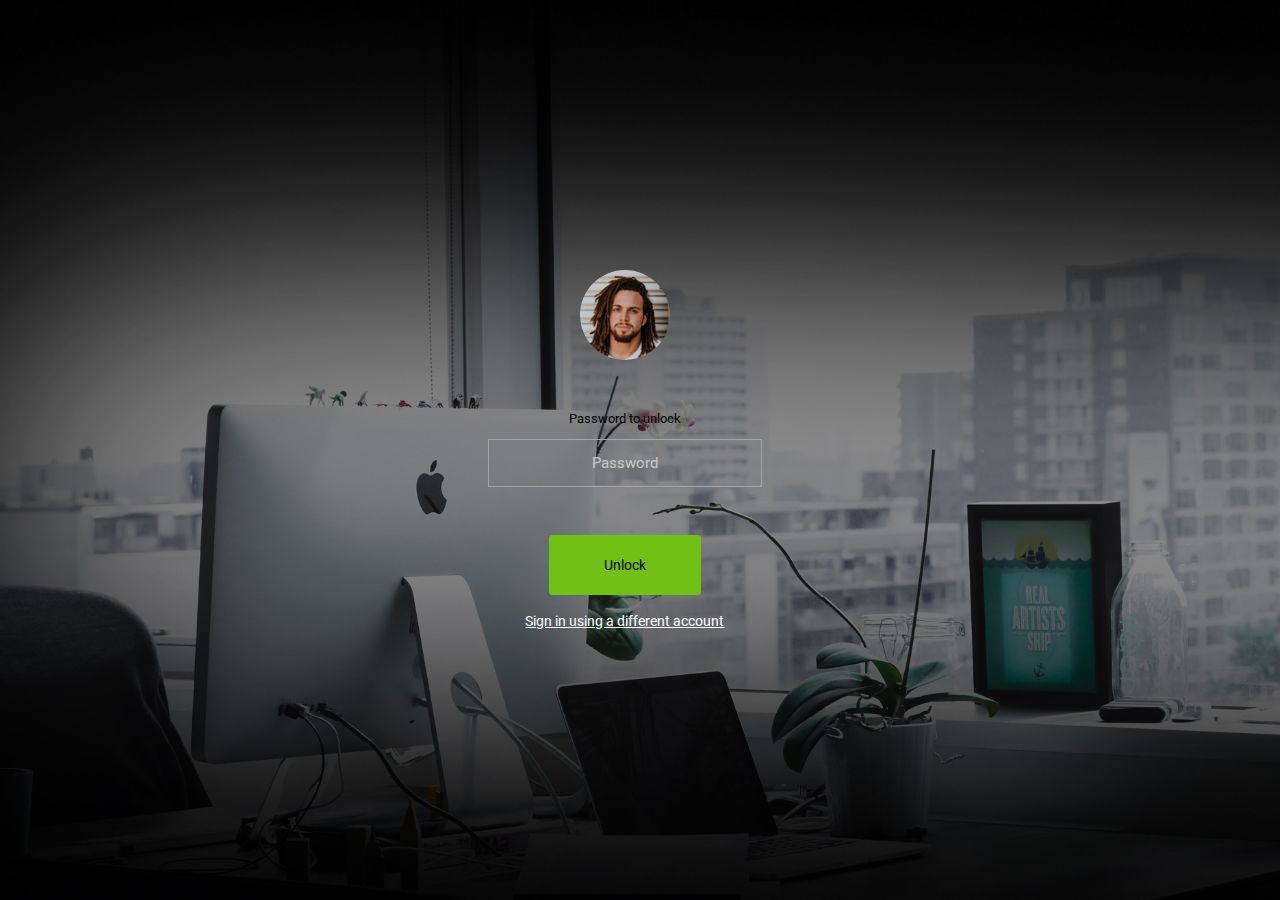
<file: static/admin/pages/samples/lock-screen.html>
<!DOCTYPE html>
<html lang="en">

<head>
  <!-- Required meta tags -->
  <meta charset="utf-8">
  <meta name="viewport" content="width=device-width, initial-scale=1, shrink-to-fit=no">
  <title>RoyalUI Admin</title>
  <!-- plugins:css -->
  <link rel="stylesheet" href="../../vendors/ti-icons/css/themify-icons.css">
  <link rel="stylesheet" href="../../vendors/base/vendor.bundle.base.css">
  <!-- endinject -->
  <!-- plugin css for this page -->
  <!-- End plugin css for this page -->
  <!-- inject:css -->
  <link rel="stylesheet" href="../../css/style.css">
  <!-- endinject -->
  <link rel="shortcut icon" href="../../images/favicon.png" />
</head>

<body>
  <div class="container-scroller">
    <div class="container-fluid page-body-wrapper full-page-wrapper">
      <div class="content-wrapper d-flex align-items-center auth lock-full-bg">
        <div class="row w-100">
          <div class="col-lg-4 mx-auto">
            <div class="auth-form-transparent text-left p-5 text-center">
              <img src="../../images/faces/face13.jpg" class="lock-profile-img" alt="img">
              <form class="pt-5">
                <div class="form-group">
                  <label for="examplePassword1">Password to unlock</label>
                  <input type="password" class="form-control text-center" id="examplePassword1" placeholder="Password">
                </div>
                <div class="mt-5">
                  <a class="btn btn-block btn-success btn-lg font-weight-medium" href="../../index.html">Unlock</a>
                </div>
                <div class="mt-3 text-center">
                  <a href="#" class="auth-link text-white">Sign in using a different account</a>
                </div>
              </form>
            </div>
          </div>
        </div>
      </div>
      <!-- content-wrapper ends -->
    </div>
    <!-- page-body-wrapper ends -->
  </div>
  <!-- container-scroller -->
  <!-- plugins:js -->
  <script src="../../vendors/base/vendor.bundle.base.js"></script>
  <!-- endinject -->
  <!-- inject:js -->
  <script src="../../js/off-canvas.js"></script>
  <script src="../../js/hoverable-collapse.js"></script>
  <script src="../../js/template.js"></script>
  <script src="../../js/todolist.js"></script>
  <!-- endinject -->
</body>

</html>
</file>
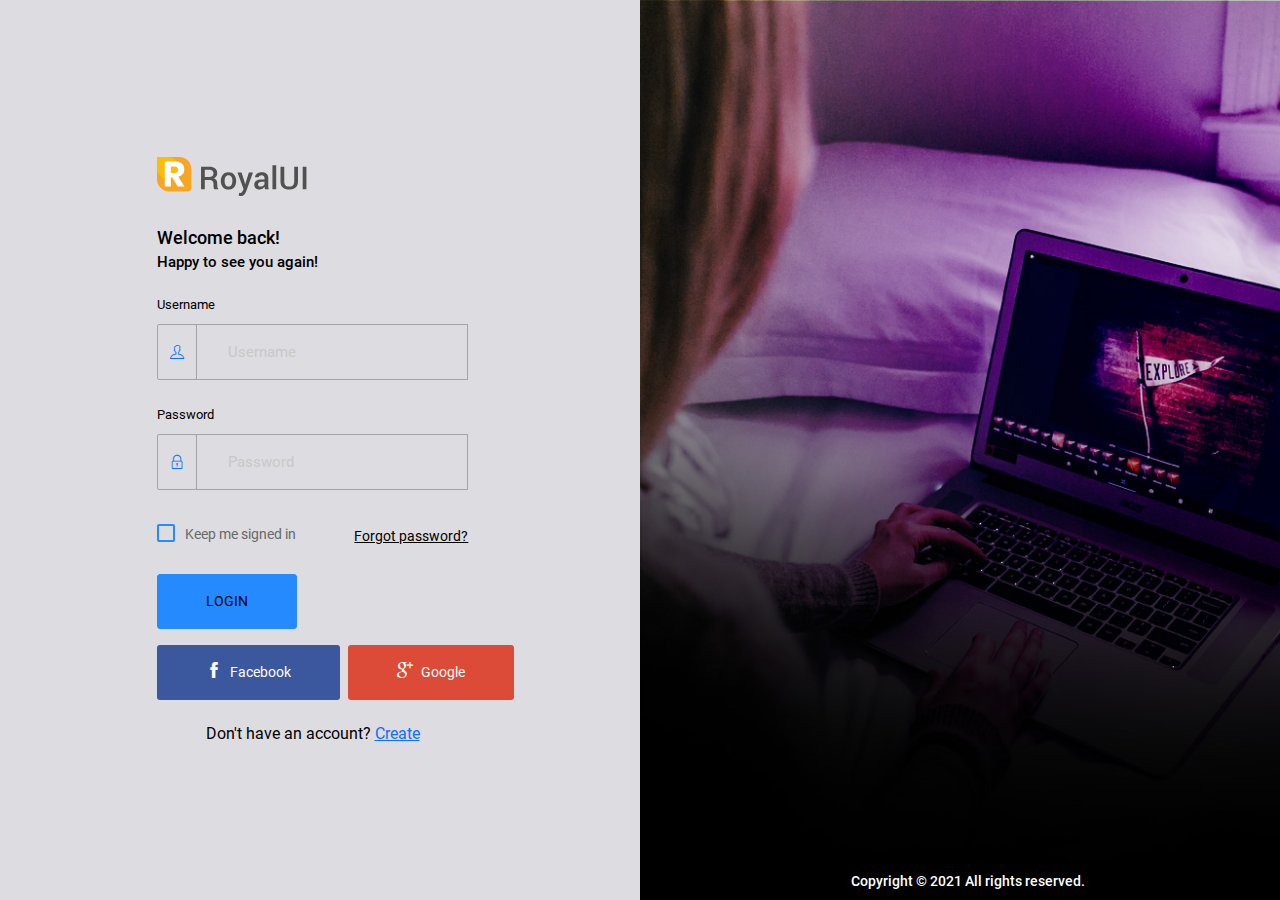
<file: static/admin/pages/samples/login-2.html>
<!DOCTYPE html>
<html lang="en">

<head>
  <!-- Required meta tags -->
  <meta charset="utf-8">
  <meta name="viewport" content="width=device-width, initial-scale=1, shrink-to-fit=no">
  <title>RoyalUI Admin</title>
  <!-- plugins:css -->
  <link rel="stylesheet" href="../../vendors/ti-icons/css/themify-icons.css">
  <link rel="stylesheet" href="../../vendors/base/vendor.bundle.base.css">
  <!-- endinject -->
  <!-- plugin css for this page -->
  <!-- End plugin css for this page -->
  <!-- inject:css -->
  <link rel="stylesheet" href="../../css/style.css">
  <!-- endinject -->
  <link rel="shortcut icon" href="../../images/favicon.png" />
</head>

<body>
  <div class="container-scroller">
    <div class="container-fluid page-body-wrapper full-page-wrapper">
      <div class="content-wrapper d-flex align-items-stretch auth auth-img-bg">
        <div class="row flex-grow">
          <div class="col-lg-6 d-flex align-items-center justify-content-center">
            <div class="auth-form-transparent text-left p-3">
              <div class="brand-logo">
                <img src="../../images/logo.svg" alt="logo">
              </div>
              <h4>Welcome back!</h4>
              <h6 class="font-weight-light">Happy to see you again!</h6>
              <form class="pt-3">
                <div class="form-group">
                  <label for="exampleInputEmail">Username</label>
                  <div class="input-group">
                    <div class="input-group-prepend bg-transparent">
                      <span class="input-group-text bg-transparent border-right-0">
                        <i class="ti-user text-primary"></i>
                      </span>
                    </div>
                    <input type="text" class="form-control form-control-lg border-left-0" id="exampleInputEmail" placeholder="Username">
                  </div>
                </div>
                <div class="form-group">
                  <label for="exampleInputPassword">Password</label>
                  <div class="input-group">
                    <div class="input-group-prepend bg-transparent">
                      <span class="input-group-text bg-transparent border-right-0">
                        <i class="ti-lock text-primary"></i>
                      </span>
                    </div>
                    <input type="password" class="form-control form-control-lg border-left-0" id="exampleInputPassword" placeholder="Password">                        
                  </div>
                </div>
                <div class="my-2 d-flex justify-content-between align-items-center">
                  <div class="form-check">
                    <label class="form-check-label text-muted">
                      <input type="checkbox" class="form-check-input">
                      Keep me signed in
                    </label>
                  </div>
                  <a href="#" class="auth-link text-black">Forgot password?</a>
                </div>
                <div class="my-3">
                  <a class="btn btn-block btn-primary btn-lg font-weight-medium auth-form-btn" href="../../index.html">LOGIN</a>
                </div>
                <div class="mb-2 d-flex">
                  <button type="button" class="btn btn-facebook auth-form-btn flex-grow me-1">
                    <i class="ti-facebook me-2"></i>Facebook
                  </button>
                  <button type="button" class="btn btn-google auth-form-btn flex-grow ms-1">
                    <i class="ti-google me-2"></i>Google
                  </button>
                </div>
                <div class="text-center mt-4 font-weight-light">
                  Don't have an account? <a href="register-2.html" class="text-primary">Create</a>
                </div>
              </form>
            </div>
          </div>
          <div class="col-lg-6 login-half-bg d-flex flex-row">
            <p class="text-white font-weight-medium text-center flex-grow align-self-end">Copyright &copy; 2021  All rights reserved.</p>
          </div>
        </div>
      </div>
      <!-- content-wrapper ends -->
    </div>
    <!-- page-body-wrapper ends -->
  </div>
  <!-- container-scroller -->
  <!-- plugins:js -->
  <script src="../../vendors/base/vendor.bundle.base.js"></script>
  <!-- endinject -->
  <!-- inject:js -->
  <script src="../../js/off-canvas.js"></script>
  <script src="../../js/hoverable-collapse.js"></script>
  <script src="../../js/template.js"></script>
  <script src="../../js/todolist.js"></script>
  <!-- endinject -->
</body>

</html>
</file>
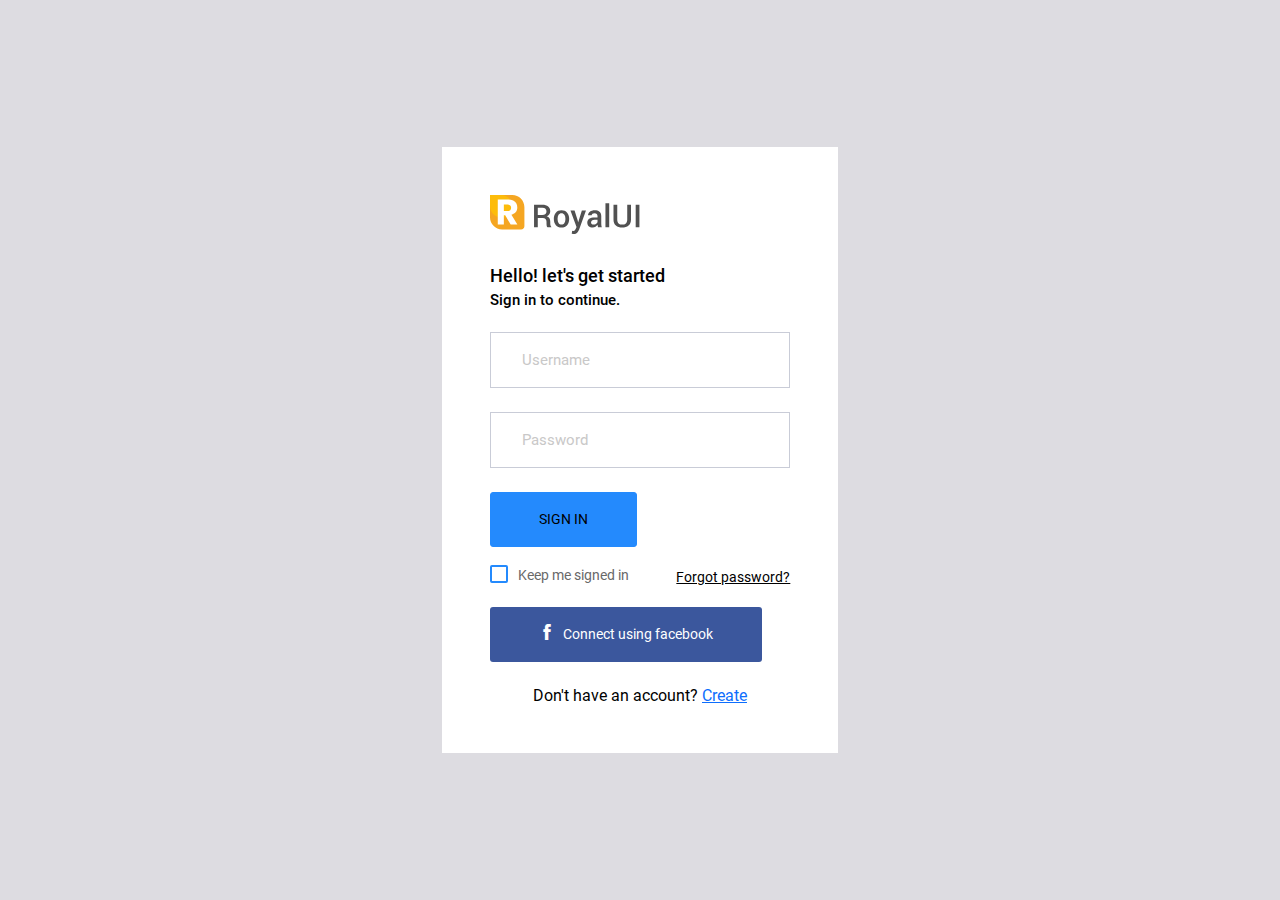
<file: static/admin/pages/samples/login.html>
<!DOCTYPE html>
<html lang="en">

<head>
  <!-- Required meta tags -->
  <meta charset="utf-8">
  <meta name="viewport" content="width=device-width, initial-scale=1, shrink-to-fit=no">
  <title>RoyalUI Admin</title>
  <!-- plugins:css -->
  <link rel="stylesheet" href="../../vendors/ti-icons/css/themify-icons.css">
  <link rel="stylesheet" href="../../vendors/base/vendor.bundle.base.css">
  <!-- endinject -->
  <!-- plugin css for this page -->
  <!-- End plugin css for this page -->
  <!-- inject:css -->
  <link rel="stylesheet" href="../../css/style.css">
  <!-- endinject -->
  <link rel="shortcut icon" href="../../images/favicon.png" />
</head>

<body>
  <div class="container-scroller">
    <div class="container-fluid page-body-wrapper full-page-wrapper">
      <div class="content-wrapper d-flex align-items-center auth px-0">
        <div class="row w-100 mx-0">
          <div class="col-lg-4 mx-auto">
            <div class="auth-form-light text-left py-5 px-4 px-sm-5">
              <div class="brand-logo">
                <img src="../../images/logo.svg" alt="logo">
              </div>
              <h4>Hello! let's get started</h4>
              <h6 class="font-weight-light">Sign in to continue.</h6>
              <form class="pt-3">
                <div class="form-group">
                  <input type="email" class="form-control form-control-lg" id="exampleInputEmail1" placeholder="Username">
                </div>
                <div class="form-group">
                  <input type="password" class="form-control form-control-lg" id="exampleInputPassword1" placeholder="Password">
                </div>
                <div class="mt-3">
                  <a class="btn btn-block btn-primary btn-lg font-weight-medium auth-form-btn" href="../../index.html">SIGN IN</a>
                </div>
                <div class="my-2 d-flex justify-content-between align-items-center">
                  <div class="form-check">
                    <label class="form-check-label text-muted">
                      <input type="checkbox" class="form-check-input">
                      Keep me signed in
                    </label>
                  </div>
                  <a href="#" class="auth-link text-black">Forgot password?</a>
                </div>
                <div class="mb-2">
                  <button type="button" class="btn btn-block btn-facebook auth-form-btn">
                    <i class="ti-facebook me-2"></i>Connect using facebook
                  </button>
                </div>
                <div class="text-center mt-4 font-weight-light">
                  Don't have an account? <a href="register.html" class="text-primary">Create</a>
                </div>
              </form>
            </div>
          </div>
        </div>
      </div>
      <!-- content-wrapper ends -->
    </div>
    <!-- page-body-wrapper ends -->
  </div>
  <!-- container-scroller -->
  <!-- plugins:js -->
  <script src="../../vendors/base/vendor.bundle.base.js"></script>
  <!-- endinject -->
  <!-- inject:js -->
  <script src="../../js/off-canvas.js"></script>
  <script src="../../js/hoverable-collapse.js"></script>
  <script src="../../js/template.js"></script>
  <script src="../../js/todolist.js"></script>
  <!-- endinject -->
</body>

</html>
</file>
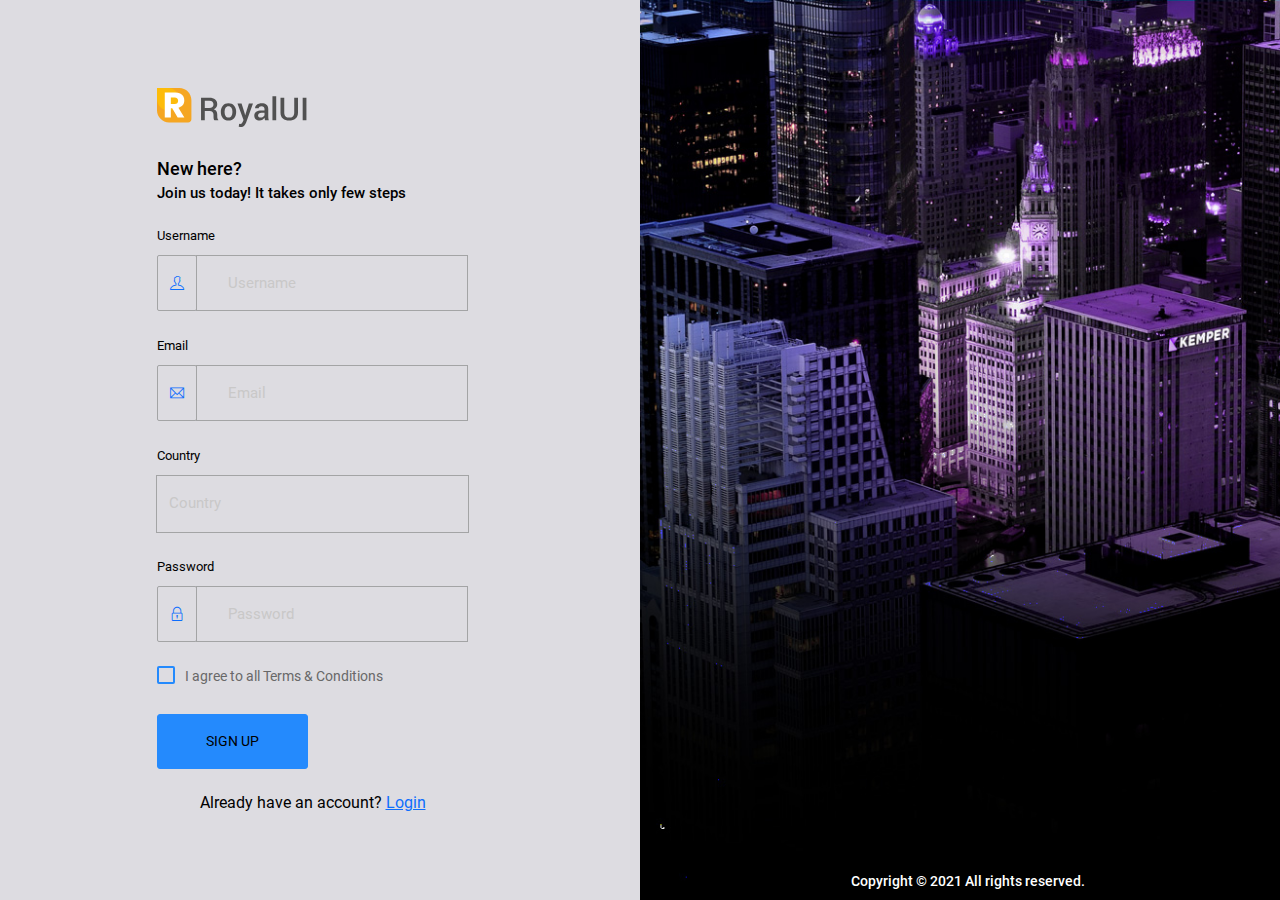
<file: static/admin/pages/samples/register-2.html>
<!DOCTYPE html>
<html lang="en">

<head>
  <!-- Required meta tags -->
  <meta charset="utf-8">
  <meta name="viewport" content="width=device-width, initial-scale=1, shrink-to-fit=no">
  <title>RoyalUI Admin</title>
  <!-- plugins:css -->
  <link rel="stylesheet" href="../../vendors/ti-icons/css/themify-icons.css">
  <link rel="stylesheet" href="../../vendors/base/vendor.bundle.base.css">
  <!-- endinject -->
  <!-- plugin css for this page -->
  <!-- End plugin css for this page -->
  <!-- inject:css -->
  <link rel="stylesheet" href="../../css/style.css">
  <!-- endinject -->
  <link rel="shortcut icon" href="../../images/favicon.png" />
</head>

<body>
  <div class="container-scroller">
    <div class="container-fluid page-body-wrapper full-page-wrapper">
      <div class="content-wrapper d-flex align-items-stretch auth auth-img-bg">
        <div class="row flex-grow">
          <div class="col-lg-6 d-flex align-items-center justify-content-center">
            <div class="auth-form-transparent text-left p-3">
              <div class="brand-logo">
                <img src="../../images/logo.svg" alt="logo">
              </div>
              <h4>New here?</h4>
              <h6 class="font-weight-light">Join us today! It takes only few steps</h6>
              <form class="pt-3">
                <div class="form-group">
                  <label>Username</label>
                  <div class="input-group">
                    <div class="input-group-prepend bg-transparent">
                      <span class="input-group-text bg-transparent border-right-0">
                        <i class="ti-user text-primary"></i>
                      </span>
                    </div>
                    <input type="text" class="form-control form-control-lg border-left-0" placeholder="Username">
                  </div>
                </div>
                <div class="form-group">
                  <label>Email</label>
                  <div class="input-group">
                    <div class="input-group-prepend bg-transparent">
                      <span class="input-group-text bg-transparent border-right-0">
                        <i class="ti-email text-primary"></i>
                      </span>
                    </div>
                    <input type="email" class="form-control form-control-lg border-left-0" placeholder="Email">
                  </div>
                </div>
                <div class="form-group">
                  <label>Country</label>
                  <select class="form-control form-control-lg" id="exampleFormControlSelect2">
                    <option>Country</option>
                    <option>United States of America</option>
                    <option>United Kingdom</option>
                    <option>India</option>
                    <option>Germany</option>
                    <option>Argentina</option>
                  </select>
                </div>
                <div class="form-group">
                  <label>Password</label>
                  <div class="input-group">
                    <div class="input-group-prepend bg-transparent">
                      <span class="input-group-text bg-transparent border-right-0">
                        <i class="ti-lock text-primary"></i>
                      </span>
                    </div>
                    <input type="password" class="form-control form-control-lg border-left-0" id="exampleInputPassword" placeholder="Password">                        
                  </div>
                </div>
                <div class="mb-4">
                  <div class="form-check">
                    <label class="form-check-label text-muted">
                      <input type="checkbox" class="form-check-input">
                      I agree to all Terms & Conditions
                    </label>
                  </div>
                </div>
                <div class="mt-3">
                  <a class="btn btn-block btn-primary btn-lg font-weight-medium auth-form-btn" href="../../index.html">SIGN UP</a>
                </div>
                <div class="text-center mt-4 font-weight-light">
                  Already have an account? <a href="login.html" class="text-primary">Login</a>
                </div>
              </form>
            </div>
          </div>
          <div class="col-lg-6 register-half-bg d-flex flex-row">
            <p class="text-white font-weight-medium text-center flex-grow align-self-end">Copyright &copy; 2021  All rights reserved.</p>
          </div>
        </div>
      </div>
      <!-- content-wrapper ends -->
    </div>
    <!-- page-body-wrapper ends -->
  </div>
  <!-- container-scroller -->
  <!-- plugins:js -->
  <script src="../../vendors/base/vendor.bundle.base.js"></script>
  <!-- endinject -->
  <!-- inject:js -->
  <script src="../../js/off-canvas.js"></script>
  <script src="../../js/hoverable-collapse.js"></script>
  <script src="../../js/template.js"></script>
  <script src="../../js/todolist.js"></script>
  <!-- endinject -->
</body>

</html>
</file>
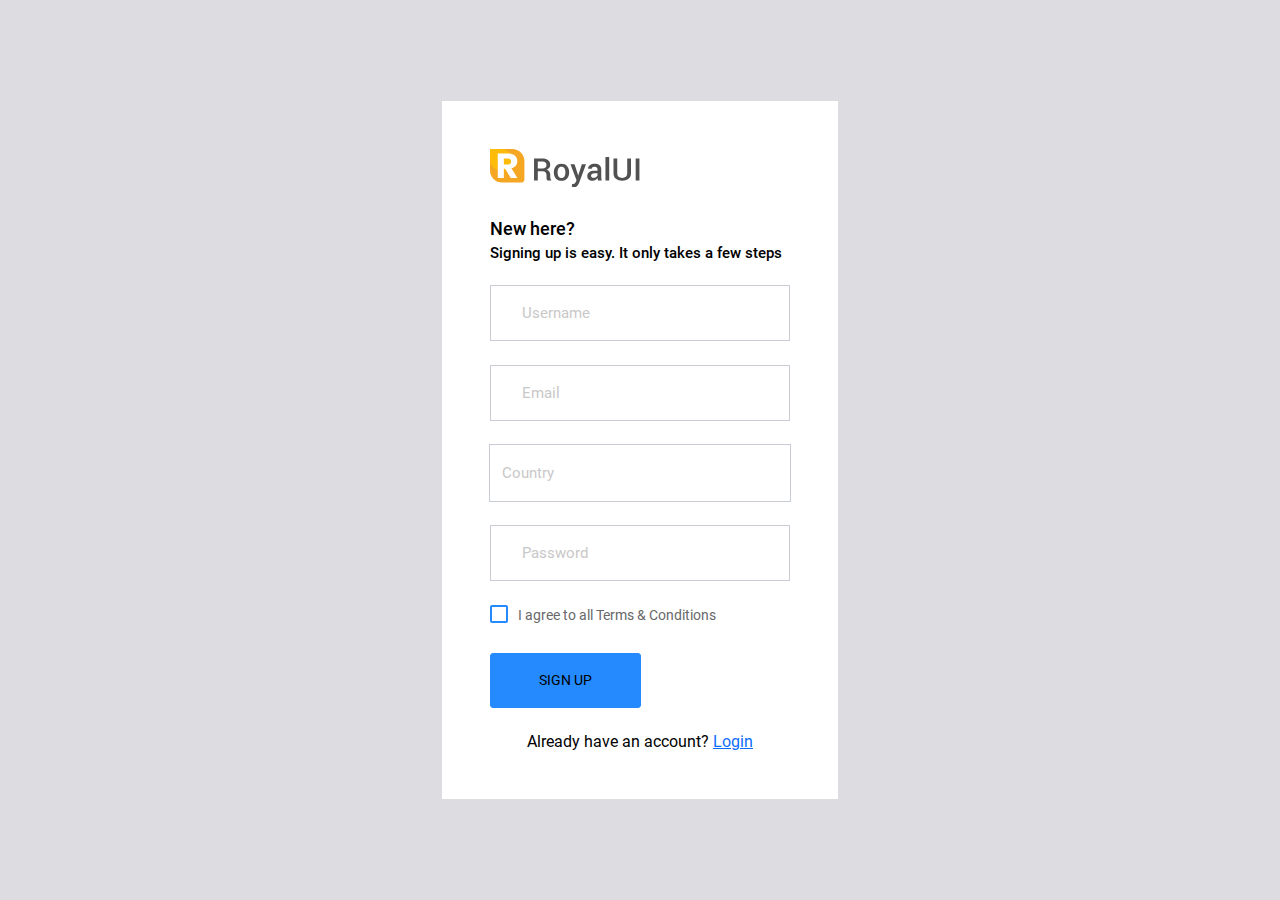
<file: static/admin/pages/samples/register.html>
<!DOCTYPE html>
<html lang="en">

<head>
  <!-- Required meta tags -->
  <meta charset="utf-8">
  <meta name="viewport" content="width=device-width, initial-scale=1, shrink-to-fit=no">
  <title>RoyalUI Admin</title>
  <!-- plugins:css -->
  <link rel="stylesheet" href="../../vendors/ti-icons/css/themify-icons.css">
  <link rel="stylesheet" href="../../vendors/base/vendor.bundle.base.css">
  <!-- endinject -->
  <!-- plugin css for this page -->
  <!-- End plugin css for this page -->
  <!-- inject:css -->
  <link rel="stylesheet" href="../../css/style.css">
  <!-- endinject -->
  <link rel="shortcut icon" href="../../images/favicon.png" />
</head>

<body>
  <div class="container-scroller">
    <div class="container-fluid page-body-wrapper full-page-wrapper">
      <div class="content-wrapper d-flex align-items-center auth px-0">
        <div class="row w-100 mx-0">
          <div class="col-lg-4 mx-auto">
            <div class="auth-form-light text-left py-5 px-4 px-sm-5">
              <div class="brand-logo">
                <img src="../../images/logo.svg" alt="logo">
              </div>
              <h4>New here?</h4>
              <h6 class="font-weight-light">Signing up is easy. It only takes a few steps</h6>
              <form class="pt-3">
                <div class="form-group">
                  <input type="text" class="form-control form-control-lg" id="exampleInputUsername1" placeholder="Username">
                </div>
                <div class="form-group">
                  <input type="email" class="form-control form-control-lg" id="exampleInputEmail1" placeholder="Email">
                </div>
                <div class="form-group">
                  <select class="form-control form-control-lg" id="exampleFormControlSelect2">
                    <option>Country</option>
                    <option>United States of America</option>
                    <option>United Kingdom</option>
                    <option>India</option>
                    <option>Germany</option>
                    <option>Argentina</option>
                  </select>
                </div>
                <div class="form-group">
                  <input type="password" class="form-control form-control-lg" id="exampleInputPassword1" placeholder="Password">
                </div>
                <div class="mb-4">
                  <div class="form-check">
                    <label class="form-check-label text-muted">
                      <input type="checkbox" class="form-check-input">
                      I agree to all Terms & Conditions
                    </label>
                  </div>
                </div>
                <div class="mt-3">
                  <a class="btn btn-block btn-primary btn-lg font-weight-medium auth-form-btn" href="../../index.html">SIGN UP</a>
                </div>
                <div class="text-center mt-4 font-weight-light">
                  Already have an account? <a href="login.html" class="text-primary">Login</a>
                </div>
              </form>
            </div>
          </div>
        </div>
      </div>
      <!-- content-wrapper ends -->
    </div>
    <!-- page-body-wrapper ends -->
  </div>
  <!-- container-scroller -->
  <!-- plugins:js -->
  <script src="../../vendors/base/vendor.bundle.base.js"></script>
  <!-- endinject -->
  <!-- inject:js -->
  <script src="../../js/off-canvas.js"></script>
  <script src="../../js/hoverable-collapse.js"></script>
  <script src="../../js/template.js"></script>
  <script src="../../js/todolist.js"></script>
  <!-- endinject -->
</body>

</html>
</file>
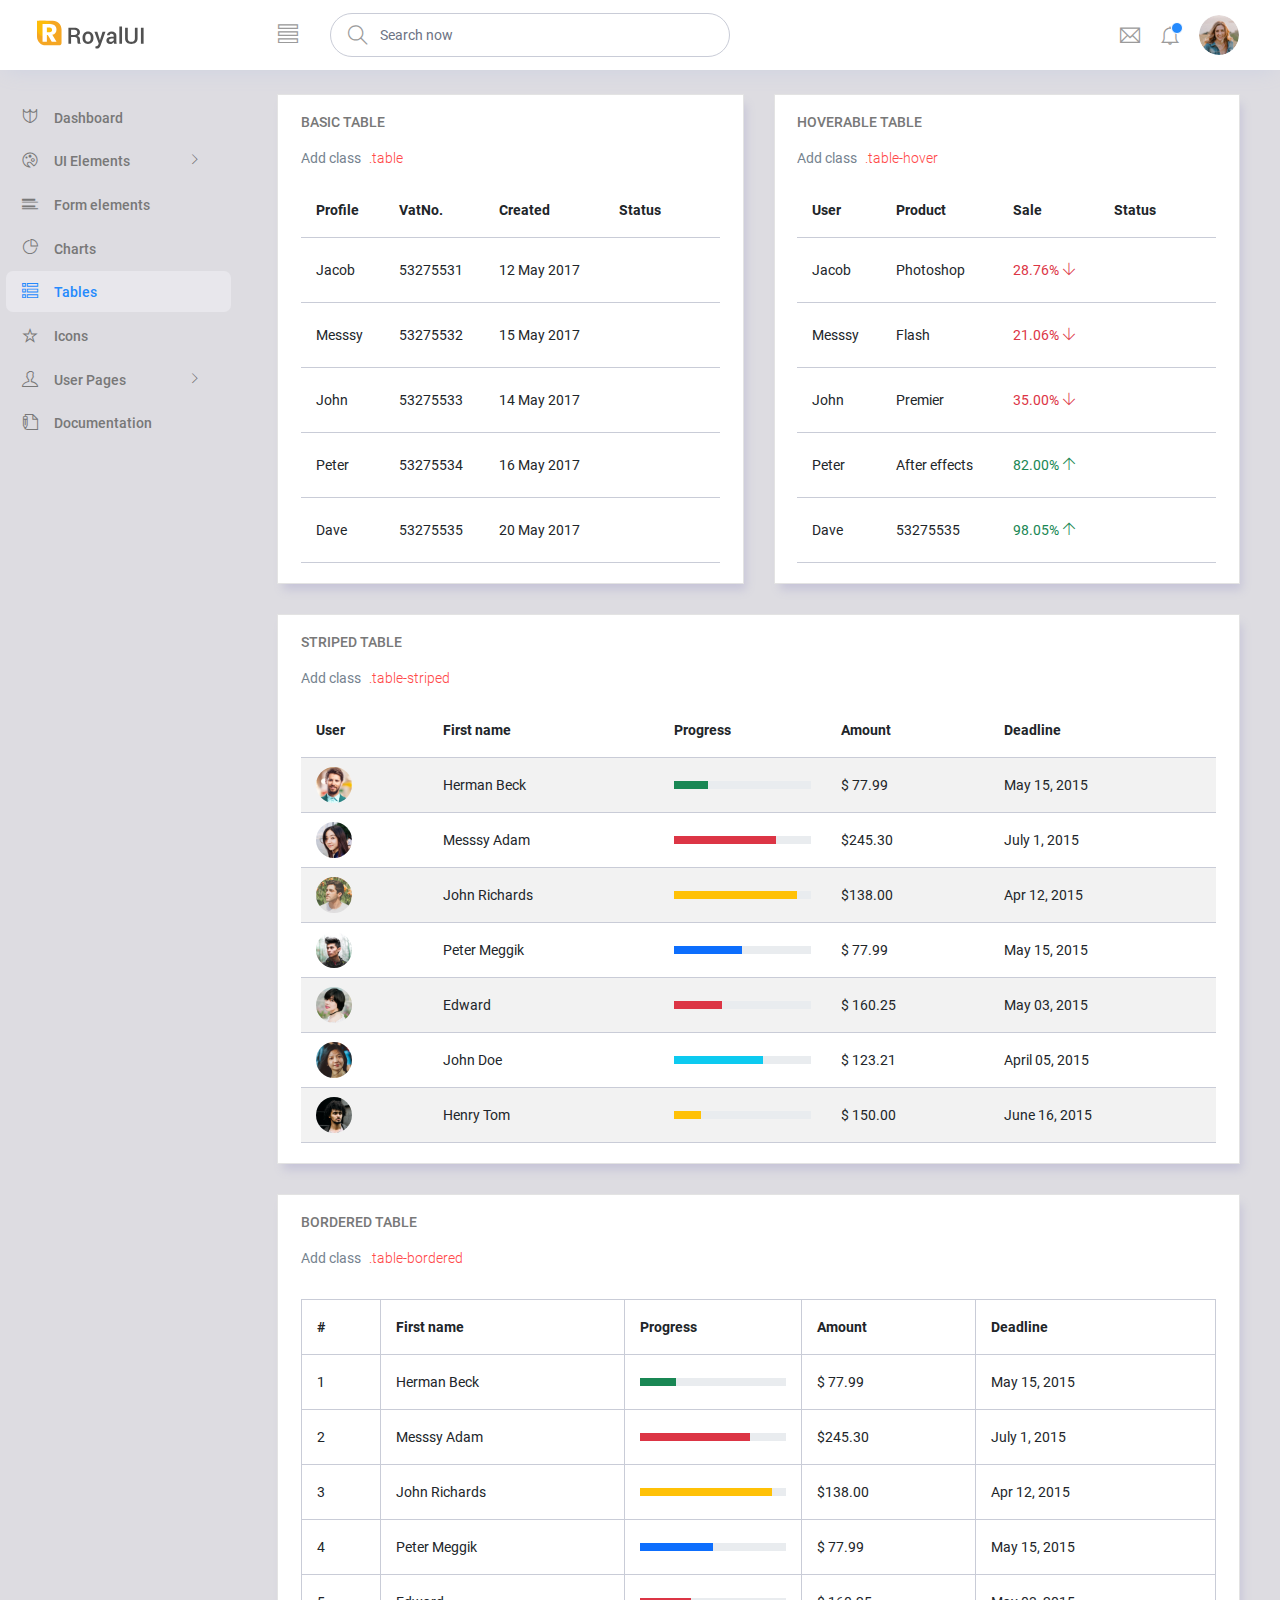
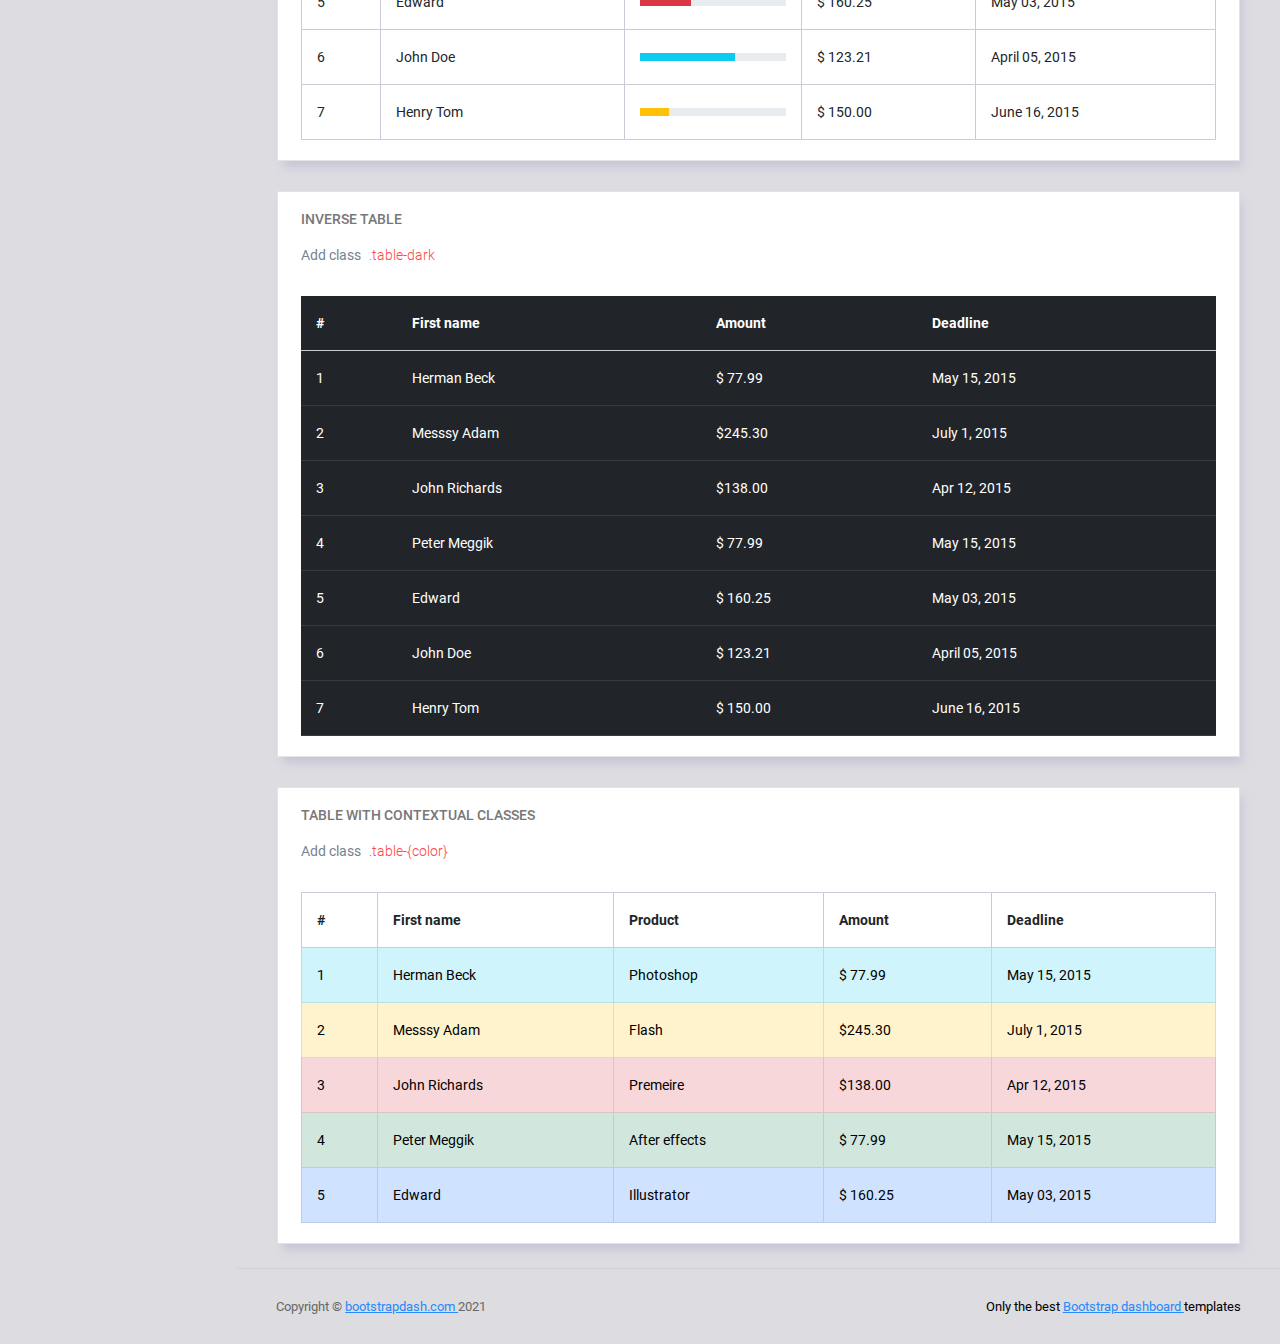
<file: static/admin/pages/tables/basic-table.html>
<!DOCTYPE html>
<html lang="en">

<head>
  <!-- Required meta tags -->
  <meta charset="utf-8">
  <meta name="viewport" content="width=device-width, initial-scale=1, shrink-to-fit=no">
  <title>RoyalUI Admin</title>
  <!-- plugins:css -->
  <link rel="stylesheet" href="../../vendors/ti-icons/css/themify-icons.css">
  <link rel="stylesheet" href="../../vendors/base/vendor.bundle.base.css">
  <!-- endinject -->
  <!-- inject:css -->
  <link rel="stylesheet" href="../../css/style.css">
  <!-- endinject -->
  <link rel="shortcut icon" href="../../images/favicon.png" />
</head>

<body>
  <div class="container-scroller">
    <!-- partial:../../partials/_navbar.html -->
    <nav class="navbar col-lg-12 col-12 p-0 fixed-top d-flex flex-row">
      <div class="text-center navbar-brand-wrapper d-flex align-items-center justify-content-center">
        <a class="navbar-brand brand-logo me-5" href="../../index.html"><img src="../../images/logo.svg" class="me-2" alt="logo"/></a>
        <a class="navbar-brand brand-logo-mini" href="../../index.html"><img src="../../images/logo-mini.svg" alt="logo"/></a>
      </div>
      <div class="navbar-menu-wrapper d-flex align-items-center justify-content-end">
        <button class="navbar-toggler navbar-toggler align-self-center" type="button" data-toggle="minimize">
          <span class="ti-view-list"></span>
        </button>
        <ul class="navbar-nav mr-lg-2">
          <li class="nav-item nav-search d-none d-lg-block">
            <div class="input-group">
              <div class="input-group-prepend hover-cursor" id="navbar-search-icon">
                <span class="input-group-text" id="search">
                  <i class="ti-search"></i>
                </span>
              </div>
              <input type="text" class="form-control" id="navbar-search-input" placeholder="Search now" aria-label="search" aria-describedby="search">
            </div>
          </li>
        </ul>
        <ul class="navbar-nav navbar-nav-right">
          <li class="nav-item dropdown me-1">
            <a class="nav-link count-indicator dropdown-toggle d-flex justify-content-center align-items-center" id="messageDropdown" href="#" data-bs-toggle="dropdown">
              <i class="ti-email mx-0"></i>
            </a>
            <div class="dropdown-menu dropdown-menu-right navbar-dropdown" aria-labelledby="messageDropdown">
              <p class="mb-0 font-weight-normal float-left dropdown-header">Messages</p>
              <a class="dropdown-item">
                <div class="item-thumbnail">
                    <img src="../../images/faces/face4.jpg" alt="image" class="profile-pic">
                </div>
                <div class="item-content flex-grow">
                  <h6 class="ellipsis font-weight-normal">David Grey
                  </h6>
                  <p class="font-weight-light small-text text-muted mb-0">
                    The meeting is cancelled
                  </p>
                </div>
              </a>
              <a class="dropdown-item">
                <div class="item-thumbnail">
                    <img src="../../images/faces/face2.jpg" alt="image" class="profile-pic">
                </div>
                <div class="item-content flex-grow">
                  <h6 class="ellipsis font-weight-normal">Tim Cook
                  </h6>
                  <p class="font-weight-light small-text text-muted mb-0">
                    New product launch
                  </p>
                </div>
              </a>
              <a class="dropdown-item">
                <div class="item-thumbnail">
                    <img src="../../images/faces/face3.jpg" alt="image" class="profile-pic">
                </div>
                <div class="item-content flex-grow">
                  <h6 class="ellipsis font-weight-normal"> Johnson
                  </h6>
                  <p class="font-weight-light small-text text-muted mb-0">
                    Upcoming board meeting
                  </p>
                </div>
              </a>
            </div>
          </li>
          <li class="nav-item dropdown">
            <a class="nav-link count-indicator dropdown-toggle" id="notificationDropdown" href="#" data-bs-toggle="dropdown">
              <i class="ti-bell mx-0"></i>
              <span class="count"></span>
            </a>
            <div class="dropdown-menu dropdown-menu-right navbar-dropdown" aria-labelledby="notificationDropdown">
              <p class="mb-0 font-weight-normal float-left dropdown-header">Notifications</p>
              <a class="dropdown-item">
                <div class="item-thumbnail">
                  <div class="item-icon bg-success">
                    <i class="ti-info-alt mx-0"></i>
                  </div>
                </div>
                <div class="item-content">
                  <h6 class="font-weight-normal">Application Error</h6>
                  <p class="font-weight-light small-text mb-0 text-muted">
                    Just now
                  </p>
                </div>
              </a>
              <a class="dropdown-item">
                <div class="item-thumbnail">
                  <div class="item-icon bg-warning">
                    <i class="ti-settings mx-0"></i>
                  </div>
                </div>
                <div class="item-content">
                  <h6 class="font-weight-normal">Settings</h6>
                  <p class="font-weight-light small-text mb-0 text-muted">
                    Private message
                  </p>
                </div>
              </a>
              <a class="dropdown-item">
                <div class="item-thumbnail">
                  <div class="item-icon bg-info">
                    <i class="ti-user mx-0"></i>
                  </div>
                </div>
                <div class="item-content">
                  <h6 class="font-weight-normal">New user registration</h6>
                  <p class="font-weight-light small-text mb-0 text-muted">
                    2 days ago
                  </p>
                </div>
              </a>
            </div>
          </li>
          <li class="nav-item nav-profile dropdown">
            <a class="nav-link dropdown-toggle" href="#" data-bs-toggle="dropdown" id="profileDropdown">
              <img src="../../images/faces/face28.jpg" alt="profile"/>
            </a>
            <div class="dropdown-menu dropdown-menu-right navbar-dropdown" aria-labelledby="profileDropdown">
              <a class="dropdown-item">
                <i class="ti-settings text-primary"></i>
                Settings
              </a>
              <a class="dropdown-item">
                <i class="ti-power-off text-primary"></i>
                Logout
              </a>
            </div>
          </li>
        </ul>
        <button class="navbar-toggler navbar-toggler-right d-lg-none align-self-center" type="button" data-toggle="offcanvas">
          <span class="ti-view-list"></span>
        </button>
      </div>
    </nav>
    <!-- partial -->
    <div class="container-fluid page-body-wrapper">
      <!-- partial:../../partials/_sidebar.html -->
      <nav class="sidebar sidebar-offcanvas" id="sidebar">
        <ul class="nav">
          <li class="nav-item">
            <a class="nav-link" href="../../index.html">
              <i class="ti-shield menu-icon"></i>
              <span class="menu-title">Dashboard</span>
            </a>
          </li>
          <li class="nav-item">
            <a class="nav-link" data-bs-toggle="collapse" href="#ui-basic" aria-expanded="false" aria-controls="ui-basic">
              <i class="ti-palette menu-icon"></i>
              <span class="menu-title">UI Elements</span>
              <i class="menu-arrow"></i>
            </a>
            <div class="collapse" id="ui-basic">
              <ul class="nav flex-column sub-menu">
                <li class="nav-item"> <a class="nav-link" href="../../pages/ui-features/buttons.html">Buttons</a></li>
                <li class="nav-item"> <a class="nav-link" href="../../pages/ui-features/typography.html">Typography</a></li>
              </ul>
            </div>
          </li>
          <li class="nav-item">
            <a class="nav-link" href="../../pages/forms/basic_elements.html">
              <i class="ti-layout-list-post menu-icon"></i>
              <span class="menu-title">Form elements</span>
            </a>
          </li>
          <li class="nav-item">
            <a class="nav-link" href="../../pages/charts/chartjs.html">
              <i class="ti-pie-chart menu-icon"></i>
              <span class="menu-title">Charts</span>
            </a>
          </li>
          <li class="nav-item">
            <a class="nav-link" href="../../pages/tables/basic-table.html">
              <i class="ti-view-list-alt menu-icon"></i>
              <span class="menu-title">Tables</span>
            </a>
          </li>
          <li class="nav-item">
            <a class="nav-link" href="../../pages/icons/themify.html">
              <i class="ti-star menu-icon"></i>
              <span class="menu-title">Icons</span>
            </a>
          </li>
          <li class="nav-item">
            <a class="nav-link" data-bs-toggle="collapse" href="#auth" aria-expanded="false" aria-controls="auth">
              <i class="ti-user menu-icon"></i>
              <span class="menu-title">User Pages</span>
              <i class="menu-arrow"></i>
            </a>
            <div class="collapse" id="auth">
              <ul class="nav flex-column sub-menu">
                <li class="nav-item"> <a class="nav-link" href="../../pages/samples/login.html"> Login </a></li>
                <li class="nav-item"> <a class="nav-link" href="../../pages/samples/login-2.html"> Login 2 </a></li>
                <li class="nav-item"> <a class="nav-link" href="../../pages/samples/register.html"> Register </a></li>
                <li class="nav-item"> <a class="nav-link" href="../../pages/samples/register-2.html"> Register 2 </a></li>
                <li class="nav-item"> <a class="nav-link" href="../../pages/samples/lock-screen.html"> Lockscreen </a></li>
              </ul>
            </div>
          </li>
          <li class="nav-item">
            <a class="nav-link" href="../../documentation/documentation.html">
              <i class="ti-write menu-icon"></i>
              <span class="menu-title">Documentation</span>
            </a>
          </li>
        </ul>
      </nav>
      <!-- partial -->
      <div class="main-panel">
        <div class="content-wrapper">
          <div class="row">
            <div class="col-lg-6 grid-margin stretch-card">
              <div class="card">
                <div class="card-body">
                  <h4 class="card-title">Basic Table</h4>
                  <p class="card-description">
                    Add class <code>.table</code>
                  </p>
                  <div class="table-responsive">
                    <table class="table">
                      <thead>
                        <tr>
                          <th>Profile</th>
                          <th>VatNo.</th>
                          <th>Created</th>
                          <th>Status</th>
                        </tr>
                      </thead>
                      <tbody>
                        <tr>
                          <td>Jacob</td>
                          <td>53275531</td>
                          <td>12 May 2017</td>
                          <td><label class="badge badge-danger">Pending</label></td>
                        </tr>
                        <tr>
                          <td>Messsy</td>
                          <td>53275532</td>
                          <td>15 May 2017</td>
                          <td><label class="badge badge-warning">In progress</label></td>
                        </tr>
                        <tr>
                          <td>John</td>
                          <td>53275533</td>
                          <td>14 May 2017</td>
                          <td><label class="badge badge-info">Fixed</label></td>
                        </tr>
                        <tr>
                          <td>Peter</td>
                          <td>53275534</td>
                          <td>16 May 2017</td>
                          <td><label class="badge badge-success">Completed</label></td>
                        </tr>
                        <tr>
                          <td>Dave</td>
                          <td>53275535</td>
                          <td>20 May 2017</td>
                          <td><label class="badge badge-warning">In progress</label></td>
                        </tr>
                      </tbody>
                    </table>
                  </div>
                </div>
              </div>
            </div>
            <div class="col-lg-6 grid-margin stretch-card">
              <div class="card">
                <div class="card-body">
                  <h4 class="card-title">Hoverable Table</h4>
                  <p class="card-description">
                    Add class <code>.table-hover</code>
                  </p>
                  <div class="table-responsive">
                    <table class="table table-hover">
                      <thead>
                        <tr>
                          <th>User</th>
                          <th>Product</th>
                          <th>Sale</th>
                          <th>Status</th>
                        </tr>
                      </thead>
                      <tbody>
                        <tr>
                          <td>Jacob</td>
                          <td>Photoshop</td>
                          <td class="text-danger"> 28.76% <i class="ti-arrow-down"></i></td>
                          <td><label class="badge badge-danger">Pending</label></td>
                        </tr>
                        <tr>
                          <td>Messsy</td>
                          <td>Flash</td>
                          <td class="text-danger"> 21.06% <i class="ti-arrow-down"></i></td>
                          <td><label class="badge badge-warning">In progress</label></td>
                        </tr>
                        <tr>
                          <td>John</td>
                          <td>Premier</td>
                          <td class="text-danger"> 35.00% <i class="ti-arrow-down"></i></td>
                          <td><label class="badge badge-info">Fixed</label></td>
                        </tr>
                        <tr>
                          <td>Peter</td>
                          <td>After effects</td>
                          <td class="text-success"> 82.00% <i class="ti-arrow-up"></i></td>
                          <td><label class="badge badge-success">Completed</label></td>
                        </tr>
                        <tr>
                          <td>Dave</td>
                          <td>53275535</td>
                          <td class="text-success"> 98.05% <i class="ti-arrow-up"></i></td>
                          <td><label class="badge badge-warning">In progress</label></td>
                        </tr>
                      </tbody>
                    </table>
                  </div>
                </div>
              </div>
            </div>
            <div class="col-lg-12 grid-margin stretch-card">
              <div class="card">
                <div class="card-body">
                  <h4 class="card-title">Striped Table</h4>
                  <p class="card-description">
                    Add class <code>.table-striped</code>
                  </p>
                  <div class="table-responsive">
                    <table class="table table-striped">
                      <thead>
                        <tr>
                          <th>
                            User
                          </th>
                          <th>
                            First name
                          </th>
                          <th>
                            Progress
                          </th>
                          <th>
                            Amount
                          </th>
                          <th>
                            Deadline
                          </th>
                        </tr>
                      </thead>
                      <tbody>
                        <tr>
                          <td class="py-1">
                            <img src="../../images/faces/face1.jpg" alt="image"/>
                          </td>
                          <td>
                            Herman Beck
                          </td>
                          <td>
                            <div class="progress">
                              <div class="progress-bar bg-success" role="progressbar" style="width: 25%" aria-valuenow="25" aria-valuemin="0" aria-valuemax="100"></div>
                            </div>
                          </td>
                          <td>
                            $ 77.99
                          </td>
                          <td>
                            May 15, 2015
                          </td>
                        </tr>
                        <tr>
                          <td class="py-1">
                            <img src="../../images/faces/face2.jpg" alt="image"/>
                          </td>
                          <td>
                            Messsy Adam
                          </td>
                          <td>
                            <div class="progress">
                              <div class="progress-bar bg-danger" role="progressbar" style="width: 75%" aria-valuenow="75" aria-valuemin="0" aria-valuemax="100"></div>
                            </div>
                          </td>
                          <td>
                            $245.30
                          </td>
                          <td>
                            July 1, 2015
                          </td>
                        </tr>
                        <tr>
                          <td class="py-1">
                            <img src="../../images/faces/face3.jpg" alt="image"/>
                          </td>
                          <td>
                            John Richards
                          </td>
                          <td>
                            <div class="progress">
                              <div class="progress-bar bg-warning" role="progressbar" style="width: 90%" aria-valuenow="90" aria-valuemin="0" aria-valuemax="100"></div>
                            </div>
                          </td>
                          <td>
                            $138.00
                          </td>
                          <td>
                            Apr 12, 2015
                          </td>
                        </tr>
                        <tr>
                          <td class="py-1">
                            <img src="../../images/faces/face4.jpg" alt="image"/>
                          </td>
                          <td>
                            Peter Meggik
                          </td>
                          <td>
                            <div class="progress">
                              <div class="progress-bar bg-primary" role="progressbar" style="width: 50%" aria-valuenow="50" aria-valuemin="0" aria-valuemax="100"></div>
                            </div>
                          </td>
                          <td>
                            $ 77.99
                          </td>
                          <td>
                            May 15, 2015
                          </td>
                        </tr>
                        <tr>
                          <td class="py-1">
                            <img src="../../images/faces/face5.jpg" alt="image"/>
                          </td>
                          <td>
                            Edward
                          </td>
                          <td>
                            <div class="progress">
                              <div class="progress-bar bg-danger" role="progressbar" style="width: 35%" aria-valuenow="35" aria-valuemin="0" aria-valuemax="100"></div>
                            </div>
                          </td>
                          <td>
                            $ 160.25
                          </td>
                          <td>
                            May 03, 2015
                          </td>
                        </tr>
                        <tr>
                          <td class="py-1">
                            <img src="../../images/faces/face6.jpg" alt="image"/>
                          </td>
                          <td>
                            John Doe
                          </td>
                          <td>
                            <div class="progress">
                              <div class="progress-bar bg-info" role="progressbar" style="width: 65%" aria-valuenow="65" aria-valuemin="0" aria-valuemax="100"></div>
                            </div>
                          </td>
                          <td>
                            $ 123.21
                          </td>
                          <td>
                            April 05, 2015
                          </td>
                        </tr>
                        <tr>
                          <td class="py-1">
                            <img src="../../images/faces/face7.jpg" alt="image"/>
                          </td>
                          <td>
                            Henry Tom
                          </td>
                          <td>
                            <div class="progress">
                              <div class="progress-bar bg-warning" role="progressbar" style="width: 20%" aria-valuenow="20" aria-valuemin="0" aria-valuemax="100"></div>
                            </div>
                          </td>
                          <td>
                            $ 150.00
                          </td>
                          <td>
                            June 16, 2015
                          </td>
                        </tr>
                      </tbody>
                    </table>
                  </div>
                </div>
              </div>
            </div>
            <div class="col-lg-12 grid-margin stretch-card">
              <div class="card">
                <div class="card-body">
                  <h4 class="card-title">Bordered table</h4>
                  <p class="card-description">
                    Add class <code>.table-bordered</code>
                  </p>
                  <div class="table-responsive pt-3">
                    <table class="table table-bordered">
                      <thead>
                        <tr>
                          <th>
                            #
                          </th>
                          <th>
                            First name
                          </th>
                          <th>
                            Progress
                          </th>
                          <th>
                            Amount
                          </th>
                          <th>
                            Deadline
                          </th>
                        </tr>
                      </thead>
                      <tbody>
                        <tr>
                          <td>
                            1
                          </td>
                          <td>
                            Herman Beck
                          </td>
                          <td>
                            <div class="progress">
                              <div class="progress-bar bg-success" role="progressbar" style="width: 25%" aria-valuenow="25" aria-valuemin="0" aria-valuemax="100"></div>
                            </div>
                          </td>
                          <td>
                            $ 77.99
                          </td>
                          <td>
                            May 15, 2015
                          </td>
                        </tr>
                        <tr>
                          <td>
                            2
                          </td>
                          <td>
                            Messsy Adam
                          </td>
                          <td>
                            <div class="progress">
                              <div class="progress-bar bg-danger" role="progressbar" style="width: 75%" aria-valuenow="75" aria-valuemin="0" aria-valuemax="100"></div>
                            </div>
                          </td>
                          <td>
                            $245.30
                          </td>
                          <td>
                            July 1, 2015
                          </td>
                        </tr>
                        <tr>
                          <td>
                            3
                          </td>
                          <td>
                            John Richards
                          </td>
                          <td>
                            <div class="progress">
                              <div class="progress-bar bg-warning" role="progressbar" style="width: 90%" aria-valuenow="90" aria-valuemin="0" aria-valuemax="100"></div>
                            </div>
                          </td>
                          <td>
                            $138.00
                          </td>
                          <td>
                            Apr 12, 2015
                          </td>
                        </tr>
                        <tr>
                          <td>
                            4
                          </td>
                          <td>
                            Peter Meggik
                          </td>
                          <td>
                            <div class="progress">
                              <div class="progress-bar bg-primary" role="progressbar" style="width: 50%" aria-valuenow="50" aria-valuemin="0" aria-valuemax="100"></div>
                            </div>
                          </td>
                          <td>
                            $ 77.99
                          </td>
                          <td>
                            May 15, 2015
                          </td>
                        </tr>
                        <tr>
                          <td>
                            5
                          </td>
                          <td>
                            Edward
                          </td>
                          <td>
                            <div class="progress">
                              <div class="progress-bar bg-danger" role="progressbar" style="width: 35%" aria-valuenow="35" aria-valuemin="0" aria-valuemax="100"></div>
                            </div>
                          </td>
                          <td>
                            $ 160.25
                          </td>
                          <td>
                            May 03, 2015
                          </td>
                        </tr>
                        <tr>
                          <td>
                            6
                          </td>
                          <td>
                            John Doe
                          </td>
                          <td>
                            <div class="progress">
                              <div class="progress-bar bg-info" role="progressbar" style="width: 65%" aria-valuenow="65" aria-valuemin="0" aria-valuemax="100"></div>
                            </div>
                          </td>
                          <td>
                            $ 123.21
                          </td>
                          <td>
                            April 05, 2015
                          </td>
                        </tr>
                        <tr>
                          <td>
                            7
                          </td>
                          <td>
                            Henry Tom
                          </td>
                          <td>
                            <div class="progress">
                              <div class="progress-bar bg-warning" role="progressbar" style="width: 20%" aria-valuenow="20" aria-valuemin="0" aria-valuemax="100"></div>
                            </div>
                          </td>
                          <td>
                            $ 150.00
                          </td>
                          <td>
                            June 16, 2015
                          </td>
                        </tr>
                      </tbody>
                    </table>
                  </div>
                </div>
              </div>
            </div>
            <div class="col-lg-12 grid-margin stretch-card">
              <div class="card">
                <div class="card-body">
                  <h4 class="card-title">Inverse table</h4>
                  <p class="card-description">
                    Add class <code>.table-dark</code>
                  </p>
                  <div class="table-responsive pt-3">
                    <table class="table table-dark">
                      <thead>
                        <tr>
                          <th>
                            #
                          </th>
                          <th>
                            First name
                          </th>
                          <th>
                            Amount
                          </th>
                          <th>
                            Deadline
                          </th>
                        </tr>
                      </thead>
                      <tbody>
                        <tr>
                          <td>
                            1
                          </td>
                          <td>
                            Herman Beck
                          </td>
                          <td>
                            $ 77.99
                          </td>
                          <td>
                            May 15, 2015
                          </td>
                        </tr>
                        <tr>
                          <td>
                            2
                          </td>
                          <td>
                            Messsy Adam
                          </td>
                          <td>
                            $245.30
                          </td>
                          <td>
                            July 1, 2015
                          </td>
                        </tr>
                        <tr>
                          <td>
                            3
                          </td>
                          <td>
                            John Richards
                          </td>
                          <td>
                            $138.00
                          </td>
                          <td>
                            Apr 12, 2015
                          </td>
                        </tr>
                        <tr>
                          <td>
                            4
                          </td>
                          <td>
                            Peter Meggik
                          </td>
                          <td>
                            $ 77.99
                          </td>
                          <td>
                            May 15, 2015
                          </td>
                        </tr>
                        <tr>
                          <td>
                            5
                          </td>
                          <td>
                            Edward
                          </td>
                          <td>
                            $ 160.25
                          </td>
                          <td>
                            May 03, 2015
                          </td>
                        </tr>
                        <tr>
                          <td>
                            6
                          </td>
                          <td>
                            John Doe
                          </td>
                          <td>
                            $ 123.21
                          </td>
                          <td>
                            April 05, 2015
                          </td>
                        </tr>
                        <tr>
                          <td>
                            7
                          </td>
                          <td>
                            Henry Tom
                          </td>
                          <td>
                            $ 150.00
                          </td>
                          <td>
                            June 16, 2015
                          </td>
                        </tr>
                      </tbody>
                    </table>
                  </div>
                </div>
              </div>
            </div>
            <div class="col-lg-12 stretch-card">
              <div class="card">
                <div class="card-body">
                  <h4 class="card-title">Table with contextual classes</h4>
                  <p class="card-description">
                    Add class <code>.table-{color}</code>
                  </p>
                  <div class="table-responsive pt-3">
                    <table class="table table-bordered">
                      <thead>
                        <tr>
                          <th>
                            #
                          </th>
                          <th>
                            First name
                          </th>
                          <th>
                            Product
                          </th>
                          <th>
                            Amount
                          </th>
                          <th>
                            Deadline
                          </th>
                        </tr>
                      </thead>
                      <tbody>
                        <tr class="table-info">
                          <td>
                            1
                          </td>
                          <td>
                            Herman Beck
                          </td>
                          <td>
                            Photoshop
                          </td>
                          <td>
                            $ 77.99
                          </td>
                          <td>
                            May 15, 2015
                          </td>
                        </tr>
                        <tr class="table-warning">
                          <td>
                            2
                          </td>
                          <td>
                            Messsy Adam
                          </td>
                          <td>
                            Flash
                          </td>
                          <td>
                            $245.30
                          </td>
                          <td>
                            July 1, 2015
                          </td>
                        </tr>
                        <tr class="table-danger">
                          <td>
                            3
                          </td>
                          <td>
                            John Richards
                          </td>
                          <td>
                            Premeire
                          </td>
                          <td>
                            $138.00
                          </td>
                          <td>
                            Apr 12, 2015
                          </td>
                        </tr>
                        <tr class="table-success">
                          <td>
                            4
                          </td>
                          <td>
                            Peter Meggik
                          </td>
                          <td>
                            After effects
                          </td>
                          <td>
                            $ 77.99
                          </td>
                          <td>
                            May 15, 2015
                          </td>
                        </tr>
                        <tr class="table-primary">
                          <td>
                            5
                          </td>
                          <td>
                            Edward
                          </td>
                          <td>
                            Illustrator
                          </td>
                          <td>
                            $ 160.25
                          </td>
                          <td>
                            May 03, 2015
                          </td>
                        </tr>
                      </tbody>
                    </table>
                  </div>
                </div>
              </div>
            </div>
          </div>
        </div>
        <!-- content-wrapper ends -->
        <!-- partial:../../partials/_footer.html -->
        <footer class="footer">
          <div class="d-sm-flex justify-content-center justify-content-sm-between">
            <span class="text-muted text-center text-sm-left d-block d-sm-inline-block">Copyright © <a href="https://www.bootstrapdash.com/" target="_blank">bootstrapdash.com </a>2021</span>
            <span class="float-none float-sm-right d-block mt-1 mt-sm-0 text-center">Only the best <a href="https://www.bootstrapdash.com/" target="_blank"> Bootstrap dashboard </a> templates</span>
          </div>
        </footer>
        <!-- partial -->
      </div>
      <!-- main-panel ends -->
    </div>
    <!-- page-body-wrapper ends -->
  </div>
  <!-- container-scroller -->
  <!-- plugins:js -->
  <script src="../../vendors/base/vendor.bundle.base.js"></script>
  <!-- endinject -->
  <!-- Plugin js for this page-->
  <!-- End plugin js for this page-->
  <!-- inject:js -->
  <script src="../../js/off-canvas.js"></script>
  <script src="../../js/hoverable-collapse.js"></script>
  <script src="../../js/template.js"></script>
  <script src="../../js/todolist.js"></script>
  <!-- endinject -->
  <!-- Custom js for this page-->
  <!-- End custom js for this page-->
</body>

</html>
</file>
<file: static/admin/vendors/ti-icons/css/themify-icons.css>
@font-face {
	font-family: 'themify';
	src:url('../fonts/themify.eot');
	src:url('../fonts/themify.eot?#iefix') format('embedded-opentype'),
		url('../fonts/themify.woff') format('woff'),
		url('../fonts/themify.ttf') format('truetype'),
		url('../fonts/themify.svg') format('svg');
	font-weight: normal;
	font-style: normal;
}

[class^="ti-"], [class*=" ti-"] {
	font-family: 'themify';
	speak: none;
	font-style: normal;
	font-weight: normal;
	font-variant: normal;
	text-transform: none;
	line-height: 1;

	/* Better Font Rendering =========== */
	-webkit-font-smoothing: antialiased;
	-moz-osx-font-smoothing: grayscale;
}

.ti-wand:before {
	content: "\e600";
}
.ti-volume:before {
	content: "\e601";
}
.ti-user:before {
	content: "\e602";
}
.ti-unlock:before {
	content: "\e603";
}
.ti-unlink:before {
	content: "\e604";
}
.ti-trash:before {
	content: "\e605";
}
.ti-thought:before {
	content: "\e606";
}
.ti-target:before {
	content: "\e607";
}
.ti-tag:before {
	content: "\e608";
}
.ti-tablet:before {
	content: "\e609";
}
.ti-star:before {
	content: "\e60a";
}
.ti-spray:before {
	content: "\e60b";
}
.ti-signal:before {
	content: "\e60c";
}
.ti-shopping-cart:before {
	content: "\e60d";
}
.ti-shopping-cart-full:before {
	content: "\e60e";
}
.ti-settings:before {
	content: "\e60f";
}
.ti-search:before {
	content: "\e610";
}
.ti-zoom-in:before {
	content: "\e611";
}
.ti-zoom-out:before {
	content: "\e612";
}
.ti-cut:before {
	content: "\e613";
}
.ti-ruler:before {
	content: "\e614";
}
.ti-ruler-pencil:before {
	content: "\e615";
}
.ti-ruler-alt:before {
	content: "\e616";
}
.ti-bookmark:before {
	content: "\e617";
}
.ti-bookmark-alt:before {
	content: "\e618";
}
.ti-reload:before {
	content: "\e619";
}
.ti-plus:before {
	content: "\e61a";
}
.ti-pin:before {
	content: "\e61b";
}
.ti-pencil:before {
	content: "\e61c";
}
.ti-pencil-alt:before {
	content: "\e61d";
}
.ti-paint-roller:before {
	content: "\e61e";
}
.ti-paint-bucket:before {
	content: "\e61f";
}
.ti-na:before {
	content: "\e620";
}
.ti-mobile:before {
	content: "\e621";
}
.ti-minus:before {
	content: "\e622";
}
.ti-medall:before {
	content: "\e623";
}
.ti-medall-alt:before {
	content: "\e624";
}
.ti-marker:before {
	content: "\e625";
}
.ti-marker-alt:before {
	content: "\e626";
}
.ti-arrow-up:before {
	content: "\e627";
}
.ti-arrow-right:before {
	content: "\e628";
}
.ti-arrow-left:before {
	content: "\e629";
}
.ti-arrow-down:before {
	content: "\e62a";
}
.ti-lock:before {
	content: "\e62b";
}
.ti-location-arrow:before {
	content: "\e62c";
}
.ti-link:before {
	content: "\e62d";
}
.ti-layout:before {
	content: "\e62e";
}
.ti-layers:before {
	content: "\e62f";
}
.ti-layers-alt:before {
	content: "\e630";
}
.ti-key:before {
	content: "\e631";
}
.ti-import:before {
	content: "\e632";
}
.ti-image:before {
	content: "\e633";
}
.ti-heart:before {
	content: "\e634";
}
.ti-heart-broken:before {
	content: "\e635";
}
.ti-hand-stop:before {
	content: "\e636";
}
.ti-hand-open:before {
	content: "\e637";
}
.ti-hand-drag:before {
	content: "\e638";
}
.ti-folder:before {
	content: "\e639";
}
.ti-flag:before {
	content: "\e63a";
}
.ti-flag-alt:before {
	content: "\e63b";
}
.ti-flag-alt-2:before {
	content: "\e63c";
}
.ti-eye:before {
	content: "\e63d";
}
.ti-export:before {
	content: "\e63e";
}
.ti-exchange-vertical:before {
	content: "\e63f";
}
.ti-desktop:before {
	content: "\e640";
}
.ti-cup:before {
	content: "\e641";
}
.ti-crown:before {
	content: "\e642";
}
.ti-comments:before {
	content: "\e643";
}
.ti-comment:before {
	content: "\e644";
}
.ti-comment-alt:before {
	content: "\e645";
}
.ti-close:before {
	content: "\e646";
}
.ti-clip:before {
	content: "\e647";
}
.ti-angle-up:before {
	content: "\e648";
}
.ti-angle-right:before {
	content: "\e649";
}
.ti-angle-left:before {
	content: "\e64a";
}
.ti-angle-down:before {
	content: "\e64b";
}
.ti-check:before {
	content: "\e64c";
}
.ti-check-box:before {
	content: "\e64d";
}
.ti-camera:before {
	content: "\e64e";
}
.ti-announcement:before {
	content: "\e64f";
}
.ti-brush:before {
	content: "\e650";
}
.ti-briefcase:before {
	content: "\e651";
}
.ti-bolt:before {
	content: "\e652";
}
.ti-bolt-alt:before {
	content: "\e653";
}
.ti-blackboard:before {
	content: "\e654";
}
.ti-bag:before {
	content: "\e655";
}
.ti-move:before {
	content: "\e656";
}
.ti-arrows-vertical:before {
	content: "\e657";
}
.ti-arrows-horizontal:before {
	content: "\e658";
}
.ti-fullscreen:before {
	content: "\e659";
}
.ti-arrow-top-right:before {
	content: "\e65a";
}
.ti-arrow-top-left:before {
	content: "\e65b";
}
.ti-arrow-circle-up:before {
	content: "\e65c";
}
.ti-arrow-circle-right:before {
	content: "\e65d";
}
.ti-arrow-circle-left:before {
	content: "\e65e";
}
.ti-arrow-circle-down:before {
	content: "\e65f";
}
.ti-angle-double-up:before {
	content: "\e660";
}
.ti-angle-double-right:before {
	content: "\e661";
}
.ti-angle-double-left:before {
	content: "\e662";
}
.ti-angle-double-down:before {
	content: "\e663";
}
.ti-zip:before {
	content: "\e664";
}
.ti-world:before {
	content: "\e665";
}
.ti-wheelchair:before {
	content: "\e666";
}
.ti-view-list:before {
	content: "\e667";
}
.ti-view-list-alt:before {
	content: "\e668";
}
.ti-view-grid:before {
	content: "\e669";
}
.ti-uppercase:before {
	content: "\e66a";
}
.ti-upload:before {
	content: "\e66b";
}
.ti-underline:before {
	content: "\e66c";
}
.ti-truck:before {
	content: "\e66d";
}
.ti-timer:before {
	content: "\e66e";
}
.ti-ticket:before {
	content: "\e66f";
}
.ti-thumb-up:before {
	content: "\e670";
}
.ti-thumb-down:before {
	content: "\e671";
}
.ti-text:before {
	content: "\e672";
}
.ti-stats-up:before {
	content: "\e673";
}
.ti-stats-down:before {
	content: "\e674";
}
.ti-split-v:before {
	content: "\e675";
}
.ti-split-h:before {
	content: "\e676";
}
.ti-smallcap:before {
	content: "\e677";
}
.ti-shine:before {
	content: "\e678";
}
.ti-shift-right:before {
	content: "\e679";
}
.ti-shift-left:before {
	content: "\e67a";
}
.ti-shield:before {
	content: "\e67b";
}
.ti-notepad:before {
	content: "\e67c";
}
.ti-server:before {
	content: "\e67d";
}
.ti-quote-right:before {
	content: "\e67e";
}
.ti-quote-left:before {
	content: "\e67f";
}
.ti-pulse:before {
	content: "\e680";
}
.ti-printer:before {
	content: "\e681";
}
.ti-power-off:before {
	content: "\e682";
}
.ti-plug:before {
	content: "\e683";
}
.ti-pie-chart:before {
	content: "\e684";
}
.ti-paragraph:before {
	content: "\e685";
}
.ti-panel:before {
	content: "\e686";
}
.ti-package:before {
	content: "\e687";
}
.ti-music:before {
	content: "\e688";
}
.ti-music-alt:before {
	content: "\e689";
}
.ti-mouse:before {
	content: "\e68a";
}
.ti-mouse-alt:before {
	content: "\e68b";
}
.ti-money:before {
	content: "\e68c";
}
.ti-microphone:before {
	content: "\e68d";
}
.ti-menu:before {
	content: "\e68e";
}
.ti-menu-alt:before {
	content: "\e68f";
}
.ti-map:before {
	content: "\e690";
}
.ti-map-alt:before {
	content: "\e691";
}
.ti-loop:before {
	content: "\e692";
}
.ti-location-pin:before {
	content: "\e693";
}
.ti-list:before {
	content: "\e694";
}
.ti-light-bulb:before {
	content: "\e695";
}
.ti-Italic:before {
	content: "\e696";
}
.ti-info:before {
	content: "\e697";
}
.ti-infinite:before {
	content: "\e698";
}
.ti-id-badge:before {
	content: "\e699";
}
.ti-hummer:before {
	content: "\e69a";
}
.ti-home:before {
	content: "\e69b";
}
.ti-help:before {
	content: "\e69c";
}
.ti-headphone:before {
	content: "\e69d";
}
.ti-harddrives:before {
	content: "\e69e";
}
.ti-harddrive:before {
	content: "\e69f";
}
.ti-gift:before {
	content: "\e6a0";
}
.ti-game:before {
	content: "\e6a1";
}
.ti-filter:before {
	content: "\e6a2";
}
.ti-files:before {
	content: "\e6a3";
}
.ti-file:before {
	content: "\e6a4";
}
.ti-eraser:before {
	content: "\e6a5";
}
.ti-envelope:before {
	content: "\e6a6";
}
.ti-download:before {
	content: "\e6a7";
}
.ti-direction:before {
	content: "\e6a8";
}
.ti-direction-alt:before {
	content: "\e6a9";
}
.ti-dashboard:before {
	content: "\e6aa";
}
.ti-control-stop:before {
	content: "\e6ab";
}
.ti-control-shuffle:before {
	content: "\e6ac";
}
.ti-control-play:before {
	content: "\e6ad";
}
.ti-control-pause:before {
	content: "\e6ae";
}
.ti-control-forward:before {
	content: "\e6af";
}
.ti-control-backward:before {
	content: "\e6b0";
}
.ti-cloud:before {
	content: "\e6b1";
}
.ti-cloud-up:before {
	content: "\e6b2";
}
.ti-cloud-down:before {
	content: "\e6b3";
}
.ti-clipboard:before {
	content: "\e6b4";
}
.ti-car:before {
	content: "\e6b5";
}
.ti-calendar:before {
	content: "\e6b6";
}
.ti-book:before {
	content: "\e6b7";
}
.ti-bell:before {
	content: "\e6b8";
}
.ti-basketball:before {
	content: "\e6b9";
}
.ti-bar-chart:before {
	content: "\e6ba";
}
.ti-bar-chart-alt:before {
	content: "\e6bb";
}
.ti-back-right:before {
	content: "\e6bc";
}
.ti-back-left:before {
	content: "\e6bd";
}
.ti-arrows-corner:before {
	content: "\e6be";
}
.ti-archive:before {
	content: "\e6bf";
}
.ti-anchor:before {
	content: "\e6c0";
}
.ti-align-right:before {
	content: "\e6c1";
}
.ti-align-left:before {
	content: "\e6c2";
}
.ti-align-justify:before {
	content: "\e6c3";
}
.ti-align-center:before {
	content: "\e6c4";
}
.ti-alert:before {
	content: "\e6c5";
}
.ti-alarm-clock:before {
	content: "\e6c6";
}
.ti-agenda:before {
	content: "\e6c7";
}
.ti-write:before {
	content: "\e6c8";
}
.ti-window:before {
	content: "\e6c9";
}
.ti-widgetized:before {
	content: "\e6ca";
}
.ti-widget:before {
	content: "\e6cb";
}
.ti-widget-alt:before {
	content: "\e6cc";
}
.ti-wallet:before {
	content: "\e6cd";
}
.ti-video-clapper:before {
	content: "\e6ce";
}
.ti-video-camera:before {
	content: "\e6cf";
}
.ti-vector:before {
	content: "\e6d0";
}
.ti-themify-logo:before {
	content: "\e6d1";
}
.ti-themify-favicon:before {
	content: "\e6d2";
}
.ti-themify-favicon-alt:before {
	content: "\e6d3";
}
.ti-support:before {
	content: "\e6d4";
}
.ti-stamp:before {
	content: "\e6d5";
}
.ti-split-v-alt:before {
	content: "\e6d6";
}
.ti-slice:before {
	content: "\e6d7";
}
.ti-shortcode:before {
	content: "\e6d8";
}
.ti-shift-right-alt:before {
	content: "\e6d9";
}
.ti-shift-left-alt:before {
	content: "\e6da";
}
.ti-ruler-alt-2:before {
	content: "\e6db";
}
.ti-receipt:before {
	content: "\e6dc";
}
.ti-pin2:before {
	content: "\e6dd";
}
.ti-pin-alt:before {
	content: "\e6de";
}
.ti-pencil-alt2:before {
	content: "\e6df";
}
.ti-palette:before {
	content: "\e6e0";
}
.ti-more:before {
	content: "\e6e1";
}
.ti-more-alt:before {
	content: "\e6e2";
}
.ti-microphone-alt:before {
	content: "\e6e3";
}
.ti-magnet:before {
	content: "\e6e4";
}
.ti-line-double:before {
	content: "\e6e5";
}
.ti-line-dotted:before {
	content: "\e6e6";
}
.ti-line-dashed:before {
	content: "\e6e7";
}
.ti-layout-width-full:before {
	content: "\e6e8";
}
.ti-layout-width-default:before {
	content: "\e6e9";
}
.ti-layout-width-default-alt:before {
	content: "\e6ea";
}
.ti-layout-tab:before {
	content: "\e6eb";
}
.ti-layout-tab-window:before {
	content: "\e6ec";
}
.ti-layout-tab-v:before {
	content: "\e6ed";
}
.ti-layout-tab-min:before {
	content: "\e6ee";
}
.ti-layout-slider:before {
	content: "\e6ef";
}
.ti-layout-slider-alt:before {
	content: "\e6f0";
}
.ti-layout-sidebar-right:before {
	content: "\e6f1";
}
.ti-layout-sidebar-none:before {
	content: "\e6f2";
}
.ti-layout-sidebar-left:before {
	content: "\e6f3";
}
.ti-layout-placeholder:before {
	content: "\e6f4";
}
.ti-layout-menu:before {
	content: "\e6f5";
}
.ti-layout-menu-v:before {
	content: "\e6f6";
}
.ti-layout-menu-separated:before {
	content: "\e6f7";
}
.ti-layout-menu-full:before {
	content: "\e6f8";
}
.ti-layout-media-right-alt:before {
	content: "\e6f9";
}
.ti-layout-media-right:before {
	content: "\e6fa";
}
.ti-layout-media-overlay:before {
	content: "\e6fb";
}
.ti-layout-media-overlay-alt:before {
	content: "\e6fc";
}
.ti-layout-media-overlay-alt-2:before {
	content: "\e6fd";
}
.ti-layout-media-left-alt:before {
	content: "\e6fe";
}
.ti-layout-media-left:before {
	content: "\e6ff";
}
.ti-layout-media-center-alt:before {
	content: "\e700";
}
.ti-layout-media-center:before {
	content: "\e701";
}
.ti-layout-list-thumb:before {
	content: "\e702";
}
.ti-layout-list-thumb-alt:before {
	content: "\e703";
}
.ti-layout-list-post:before {
	content: "\e704";
}
.ti-layout-list-large-image:before {
	content: "\e705";
}
.ti-layout-line-solid:before {
	content: "\e706";
}
.ti-layout-grid4:before {
	content: "\e707";
}
.ti-layout-grid3:before {
	content: "\e708";
}
.ti-layout-grid2:before {
	content: "\e709";
}
.ti-layout-grid2-thumb:before {
	content: "\e70a";
}
.ti-layout-cta-right:before {
	content: "\e70b";
}
.ti-layout-cta-left:before {
	content: "\e70c";
}
.ti-layout-cta-center:before {
	content: "\e70d";
}
.ti-layout-cta-btn-right:before {
	content: "\e70e";
}
.ti-layout-cta-btn-left:before {
	content: "\e70f";
}
.ti-layout-column4:before {
	content: "\e710";
}
.ti-layout-column3:before {
	content: "\e711";
}
.ti-layout-column2:before {
	content: "\e712";
}
.ti-layout-accordion-separated:before {
	content: "\e713";
}
.ti-layout-accordion-merged:before {
	content: "\e714";
}
.ti-layout-accordion-list:before {
	content: "\e715";
}
.ti-ink-pen:before {
	content: "\e716";
}
.ti-info-alt:before {
	content: "\e717";
}
.ti-help-alt:before {
	content: "\e718";
}
.ti-headphone-alt:before {
	content: "\e719";
}
.ti-hand-point-up:before {
	content: "\e71a";
}
.ti-hand-point-right:before {
	content: "\e71b";
}
.ti-hand-point-left:before {
	content: "\e71c";
}
.ti-hand-point-down:before {
	content: "\e71d";
}
.ti-gallery:before {
	content: "\e71e";
}
.ti-face-smile:before {
	content: "\e71f";
}
.ti-face-sad:before {
	content: "\e720";
}
.ti-credit-card:before {
	content: "\e721";
}
.ti-control-skip-forward:before {
	content: "\e722";
}
.ti-control-skip-backward:before {
	content: "\e723";
}
.ti-control-record:before {
	content: "\e724";
}
.ti-control-eject:before {
	content: "\e725";
}
.ti-comments-smiley:before {
	content: "\e726";
}
.ti-brush-alt:before {
	content: "\e727";
}
.ti-youtube:before {
	content: "\e728";
}
.ti-vimeo:before {
	content: "\e729";
}
.ti-twitter:before {
	content: "\e72a";
}
.ti-time:before {
	content: "\e72b";
}
.ti-tumblr:before {
	content: "\e72c";
}
.ti-skype:before {
	content: "\e72d";
}
.ti-share:before {
	content: "\e72e";
}
.ti-share-alt:before {
	content: "\e72f";
}
.ti-rocket:before {
	content: "\e730";
}
.ti-pinterest:before {
	content: "\e731";
}
.ti-new-window:before {
	content: "\e732";
}
.ti-microsoft:before {
	content: "\e733";
}
.ti-list-ol:before {
	content: "\e734";
}
.ti-linkedin:before {
	content: "\e735";
}
.ti-layout-sidebar-2:before {
	content: "\e736";
}
.ti-layout-grid4-alt:before {
	content: "\e737";
}
.ti-layout-grid3-alt:before {
	content: "\e738";
}
.ti-layout-grid2-alt:before {
	content: "\e739";
}
.ti-layout-column4-alt:before {
	content: "\e73a";
}
.ti-layout-column3-alt:before {
	content: "\e73b";
}
.ti-layout-column2-alt:before {
	content: "\e73c";
}
.ti-instagram:before {
	content: "\e73d";
}
.ti-google:before {
	content: "\e73e";
}
.ti-github:before {
	content: "\e73f";
}
.ti-flickr:before {
	content: "\e740";
}
.ti-facebook:before {
	content: "\e741";
}
.ti-dropbox:before {
	content: "\e742";
}
.ti-dribbble:before {
	content: "\e743";
}
.ti-apple:before {
	content: "\e744";
}
.ti-android:before {
	content: "\e745";
}
.ti-save:before {
	content: "\e746";
}
.ti-save-alt:before {
	content: "\e747";
}
.ti-yahoo:before {
	content: "\e748";
}
.ti-wordpress:before {
	content: "\e749";
}
.ti-vimeo-alt:before {
	content: "\e74a";
}
.ti-twitter-alt:before {
	content: "\e74b";
}
.ti-tumblr-alt:before {
	content: "\e74c";
}
.ti-trello:before {
	content: "\e74d";
}
.ti-stack-overflow:before {
	content: "\e74e";
}
.ti-soundcloud:before {
	content: "\e74f";
}
.ti-sharethis:before {
	content: "\e750";
}
.ti-sharethis-alt:before {
	content: "\e751";
}
.ti-reddit:before {
	content: "\e752";
}
.ti-pinterest-alt:before {
	content: "\e753";
}
.ti-microsoft-alt:before {
	content: "\e754";
}
.ti-linux:before {
	content: "\e755";
}
.ti-jsfiddle:before {
	content: "\e756";
}
.ti-joomla:before {
	content: "\e757";
}
.ti-html5:before {
	content: "\e758";
}
.ti-flickr-alt:before {
	content: "\e759";
}
.ti-email:before {
	content: "\e75a";
}
.ti-drupal:before {
	content: "\e75b";
}
.ti-dropbox-alt:before {
	content: "\e75c";
}
.ti-css3:before {
	content: "\e75d";
}
.ti-rss:before {
	content: "\e75e";
}
.ti-rss-alt:before {
	content: "\e75f";
}
</file>
<file: static/admin/vendors/base/vendor.bundle.base.css>
/*
 * Container style
 */
.ps {
  overflow: hidden !important;
  overflow-anchor: none;
  -ms-overflow-style: none;
  touch-action: auto;
  -ms-touch-action: auto;
}

/*
 * Scrollbar rail styles
 */
.ps__rail-x {
  display: none;
  opacity: 0;
  transition: background-color .2s linear, opacity .2s linear;
  -webkit-transition: background-color .2s linear, opacity .2s linear;
  height: 15px;
  /* there must be 'bottom' or 'top' for ps__rail-x */
  bottom: 0px;
  /* please don't change 'position' */
  position: absolute;
}

.ps__rail-y {
  display: none;
  opacity: 0;
  transition: background-color .2s linear, opacity .2s linear;
  -webkit-transition: background-color .2s linear, opacity .2s linear;
  width: 15px;
  /* there must be 'right' or 'left' for ps__rail-y */
  right: 0;
  /* please don't change 'position' */
  position: absolute;
}

.ps--active-x > .ps__rail-x,
.ps--active-y > .ps__rail-y {
  display: block;
  background-color: transparent;
}

.ps:hover > .ps__rail-x,
.ps:hover > .ps__rail-y,
.ps--focus > .ps__rail-x,
.ps--focus > .ps__rail-y,
.ps--scrolling-x > .ps__rail-x,
.ps--scrolling-y > .ps__rail-y {
  opacity: 0.6;
}

.ps .ps__rail-x:hover,
.ps .ps__rail-y:hover,
.ps .ps__rail-x:focus,
.ps .ps__rail-y:focus,
.ps .ps__rail-x.ps--clicking,
.ps .ps__rail-y.ps--clicking {
  background-color: #eee;
  opacity: 0.9;
}

/*
 * Scrollbar thumb styles
 */
.ps__thumb-x {
  background-color: #aaa;
  border-radius: 6px;
  transition: background-color .2s linear, height .2s ease-in-out;
  -webkit-transition: background-color .2s linear, height .2s ease-in-out;
  height: 6px;
  /* there must be 'bottom' for ps__thumb-x */
  bottom: 2px;
  /* please don't change 'position' */
  position: absolute;
}

.ps__thumb-y {
  background-color: #aaa;
  border-radius: 6px;
  transition: background-color .2s linear, width .2s ease-in-out;
  -webkit-transition: background-color .2s linear, width .2s ease-in-out;
  width: 6px;
  /* there must be 'right' for ps__thumb-y */
  right: 2px;
  /* please don't change 'position' */
  position: absolute;
}

.ps__rail-x:hover > .ps__thumb-x,
.ps__rail-x:focus > .ps__thumb-x,
.ps__rail-x.ps--clicking .ps__thumb-x {
  background-color: #999;
  height: 11px;
}

.ps__rail-y:hover > .ps__thumb-y,
.ps__rail-y:focus > .ps__thumb-y,
.ps__rail-y.ps--clicking .ps__thumb-y {
  background-color: #999;
  width: 11px;
}

/* MS supports */
@supports (-ms-overflow-style: none) {
  .ps {
    overflow: auto !important;
  }
}

@media screen and (-ms-high-contrast: active), (-ms-high-contrast: none) {
  .ps {
    overflow: auto !important;
  }
}
</file>
